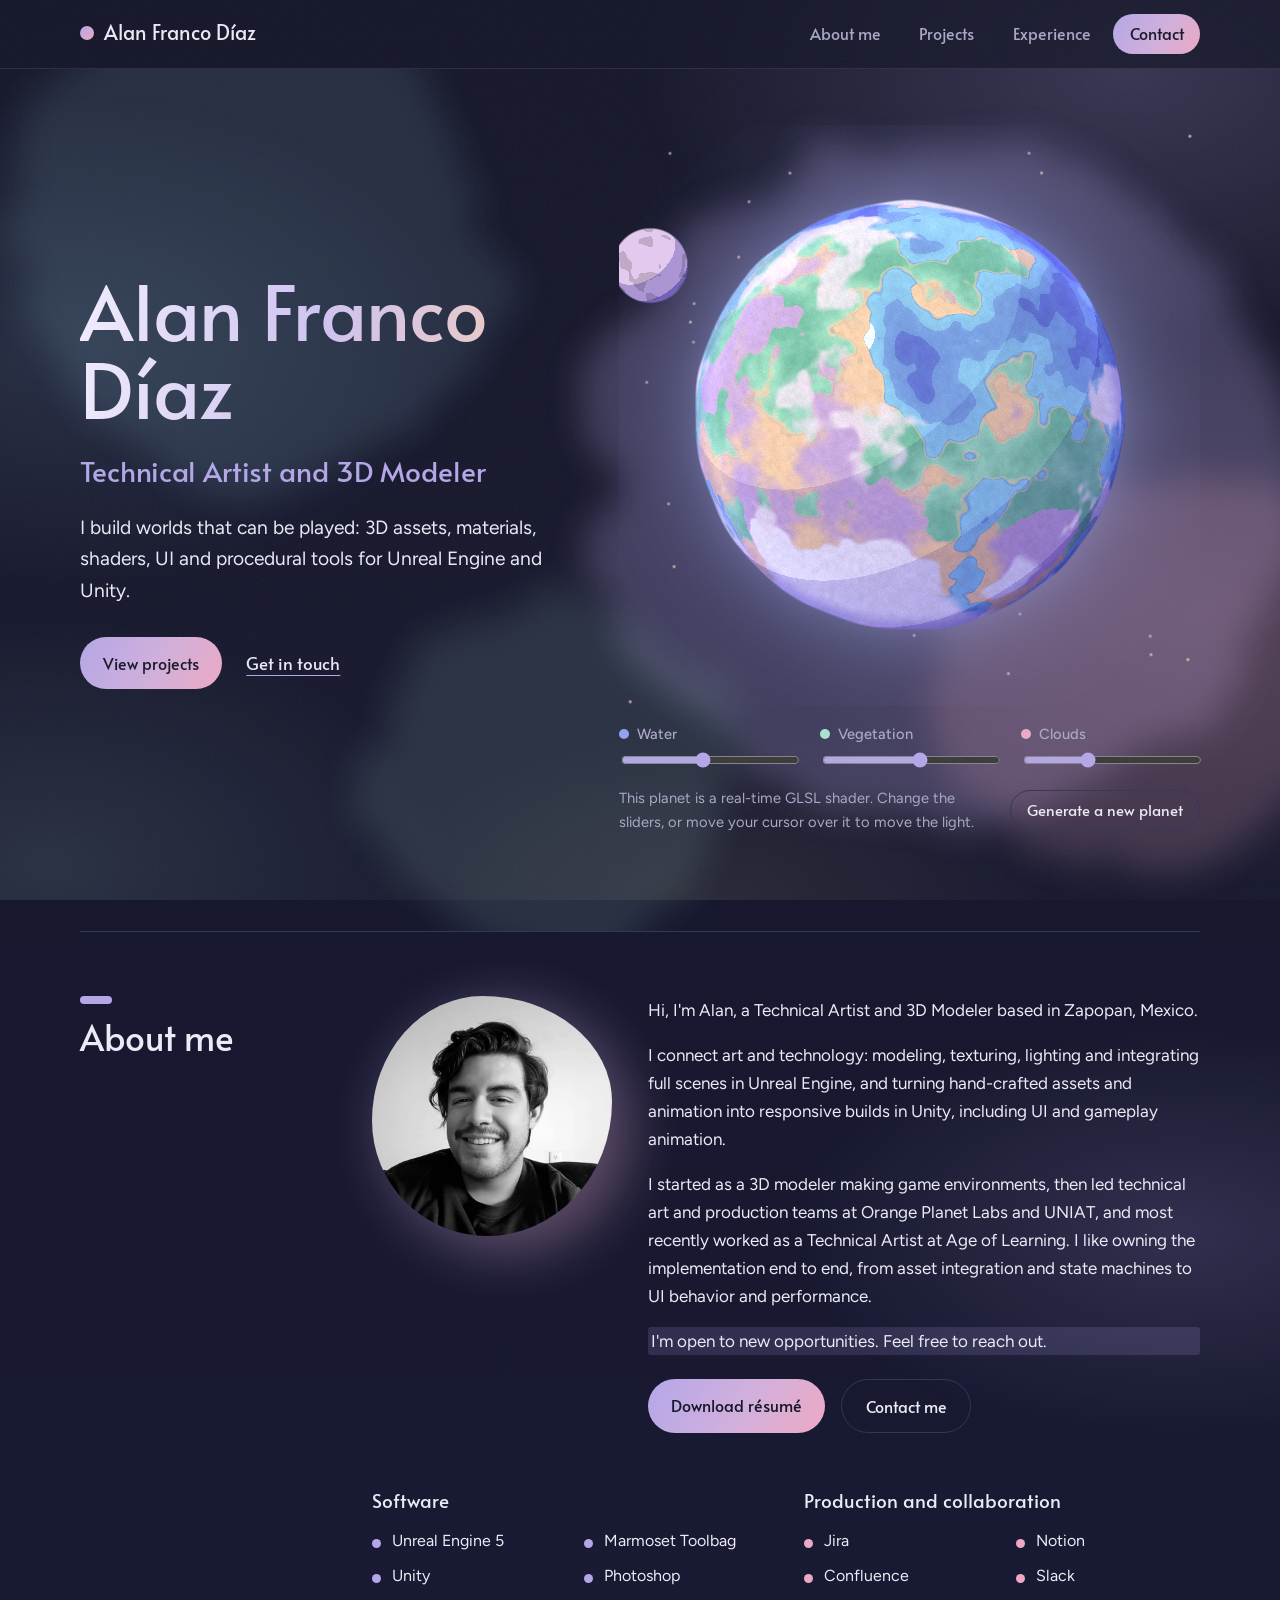
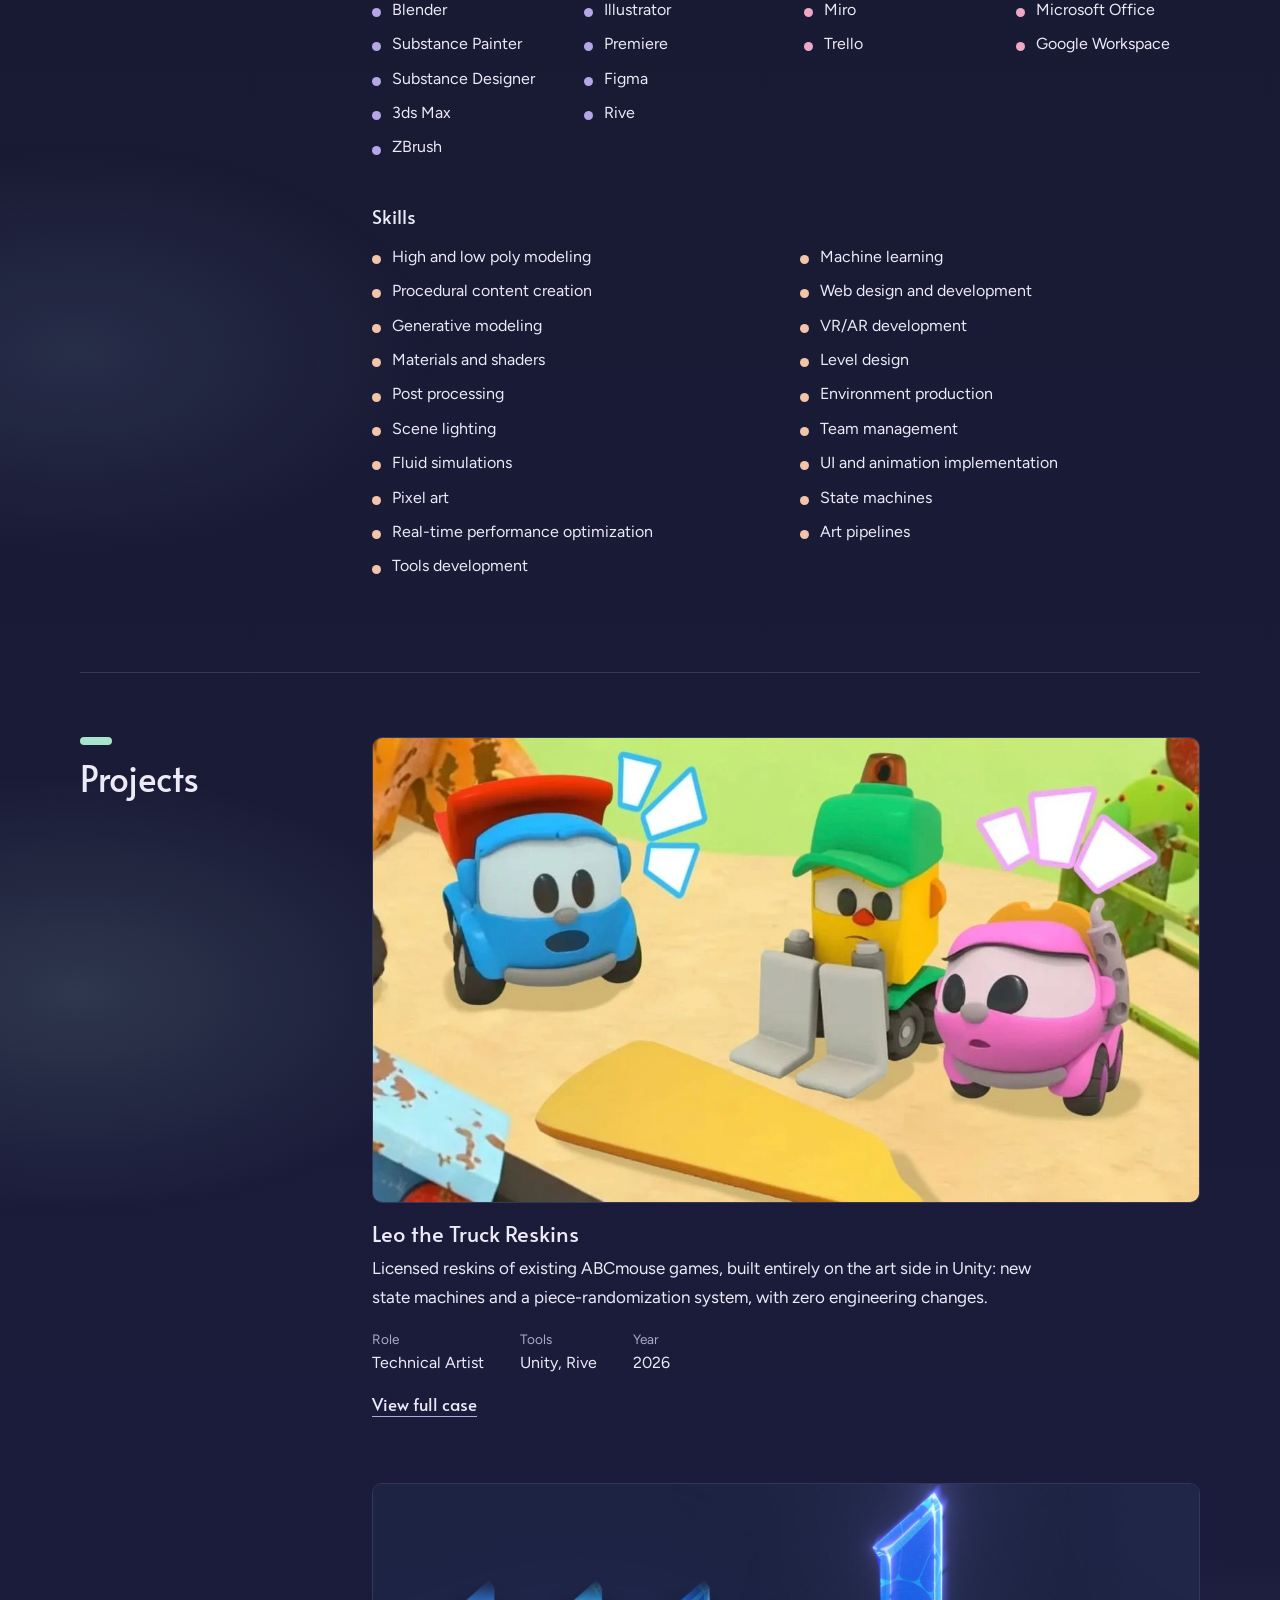
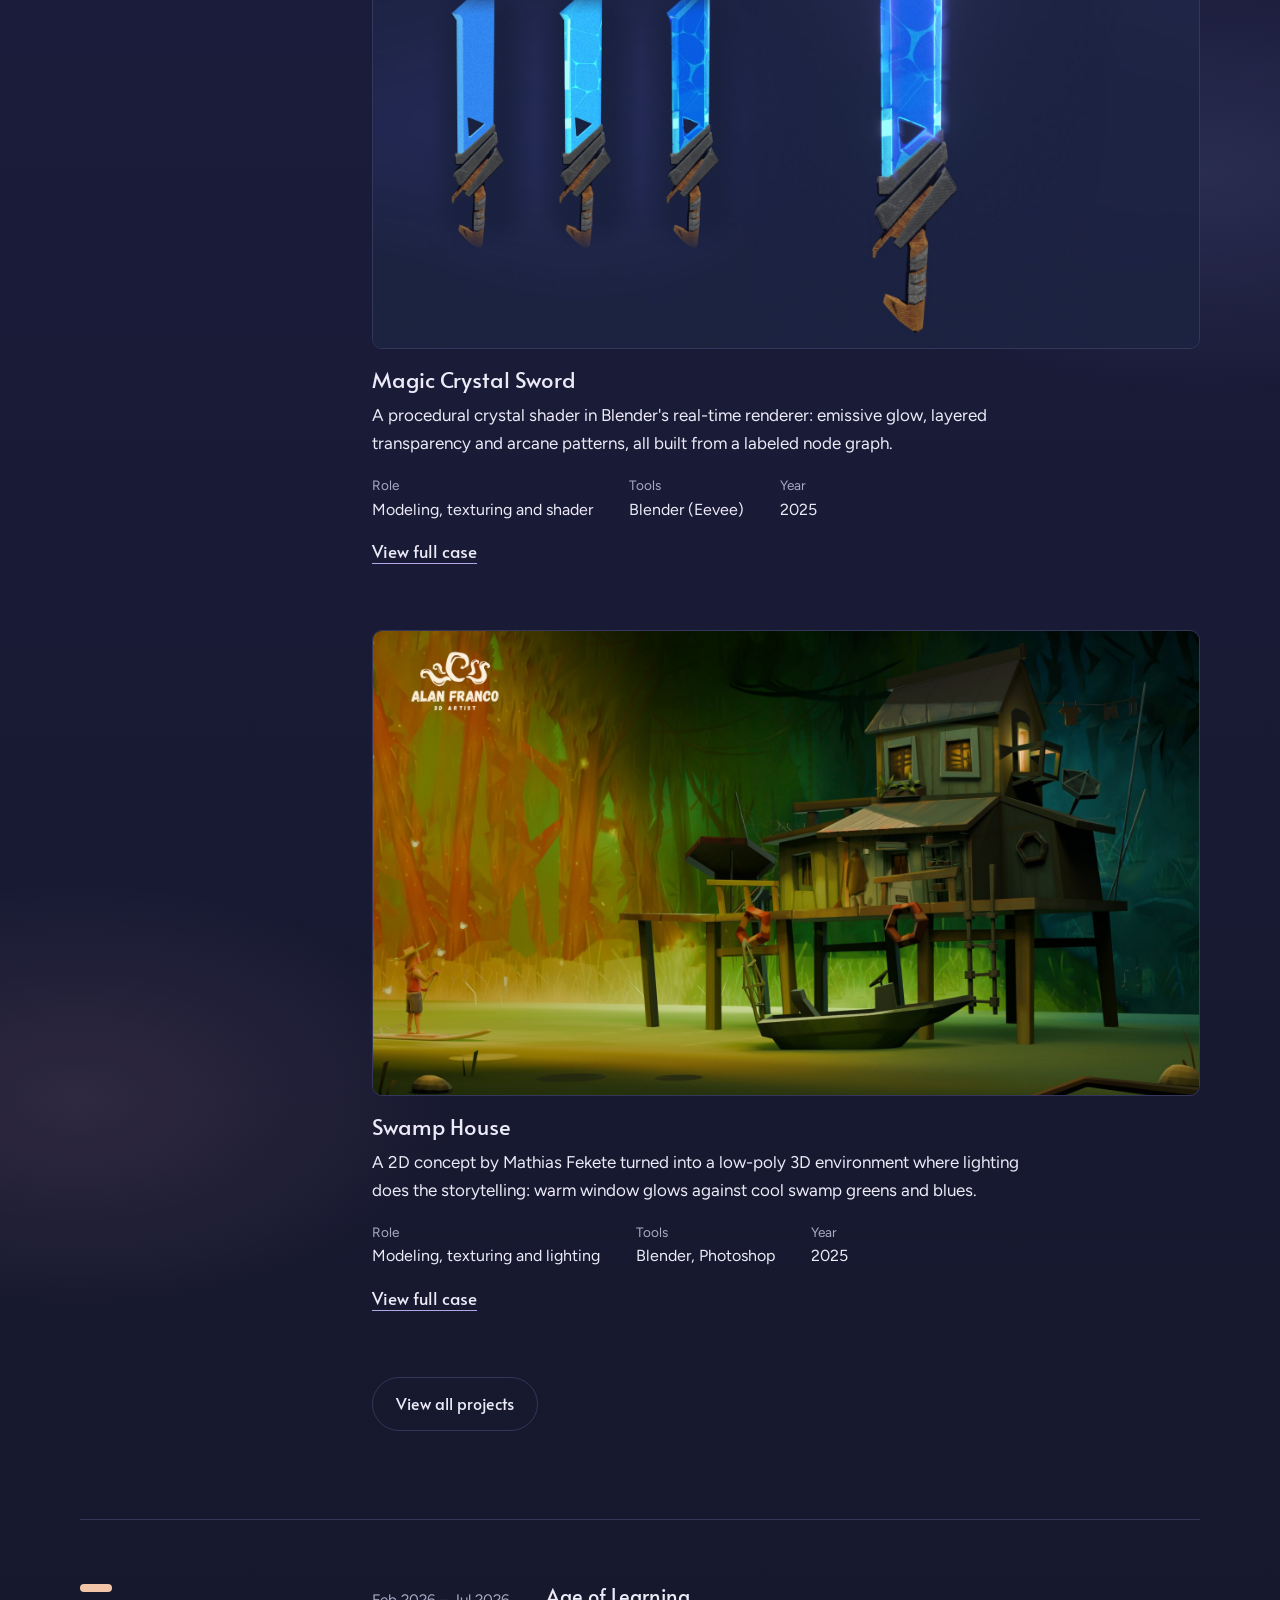
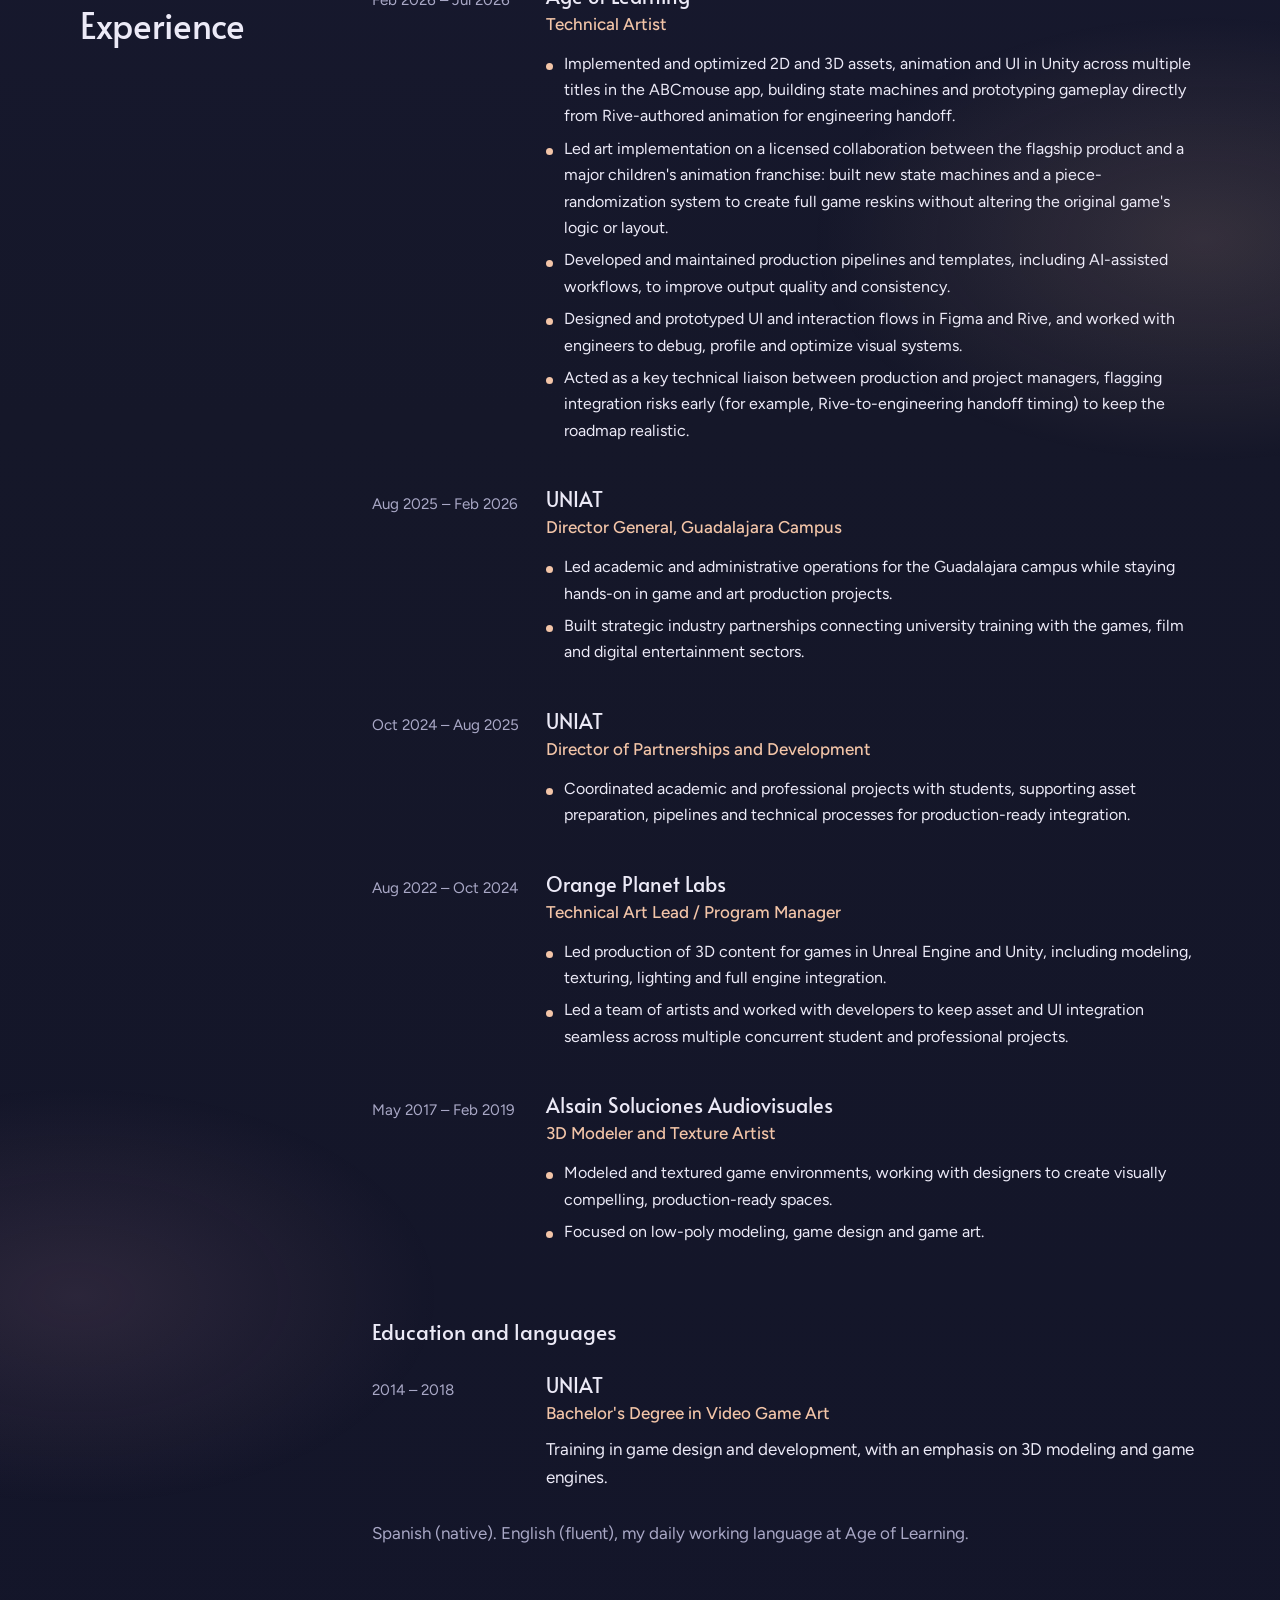
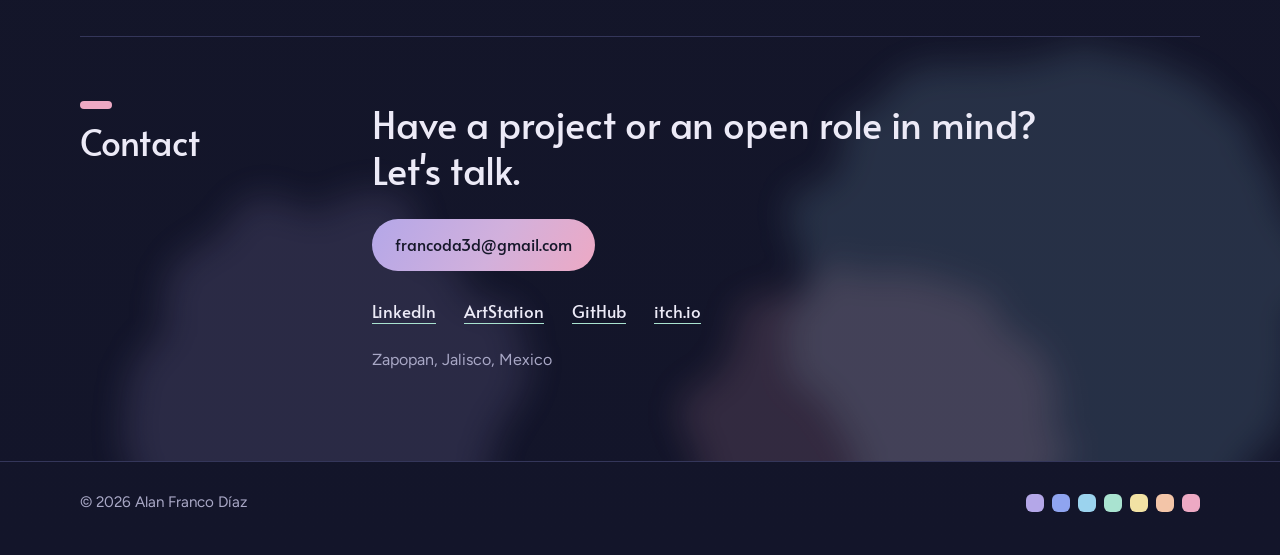
<file: index.html>
<!DOCTYPE html>
<html lang="en">
<head>
<meta charset="utf-8">
<meta name="viewport" content="width=device-width, initial-scale=1">
<title>Alan Franco Díaz · Technical Artist and 3D Modeler</title>
<meta name="description" content="Portfolio of Alan Franco Díaz, a Technical Artist and 3D Modeler: real-time shaders, materials, UI, procedural tools and game-ready 3D assets for Unreal Engine and Unity.">
<link rel="icon" href="data:image/svg+xml,%3Csvg xmlns='http://www.w3.org/2000/svg' viewBox='0 0 32 32'%3E%3Ccircle cx='16' cy='16' r='13' fill='%23B4A7E8'/%3E%3C/svg%3E">
<link rel="preconnect" href="https://fonts.googleapis.com">
<link rel="preconnect" href="https://fonts.gstatic.com" crossorigin>
<link href="https://fonts.googleapis.com/css2?family=Alata&family=Figtree:wght@400..700&display=swap" rel="stylesheet">
<link rel="stylesheet" href="assets/style.css">
</head>
<body>
<a class="skip" href="#main">Skip to content</a>

<header class="site-header">
  <div class="wrap bar">
    <a class="brand" href="#top">Alan Franco Díaz</a>
    <nav aria-label="Main">
      <ul>
        <li><a href="#about">About me</a></li>
        <li><a href="projects.html">Projects</a></li>
        <li><a href="#experience">Experience</a></li>
        <li><a href="#contact">Contact</a></li>
      </ul>
    </nav>
  </div>
</header>

<main id="main">
  <!-- HERO -->
  <section class="hero-section" id="top">
    <div class="wash" aria-hidden="true">
      <svg viewBox="0 0 1200 800" preserveAspectRatio="xMidYMid slice">
        <defs>
          <filter id="wc1" x="-20%" y="-20%" width="140%" height="140%">
            <feTurbulence type="fractalNoise" baseFrequency="0.008 0.012" numOctaves="3" seed="4" result="t"/>
            <feDisplacementMap in="SourceGraphic" in2="t" scale="90" xChannelSelector="R" yChannelSelector="G" result="d"/>
            <feGaussianBlur in="d" stdDeviation="16"/>
          </filter>
        </defs>
        <g filter="url(#wc1)">
          <circle cx="880" cy="380" r="320" fill="#B4A7E8" opacity="0.26"/>
          <circle cx="1060" cy="560" r="190" fill="#EDA9C4" opacity="0.18"/>
          <circle cx="240" cy="160" r="230" fill="#9BD3EE" opacity="0.12"/>
          <circle cx="520" cy="660" r="170" fill="#A9E3D0" opacity="0.12"/>
        </g>
      </svg>
    </div>

    <div class="wrap hero">
      <div>
        <h1>Alan Franco Díaz</h1>
        <p class="role">Technical Artist and 3D Modeler</p>
        <p class="lead">I build worlds that can be played: 3D assets, materials, shaders, UI and procedural tools for Unreal Engine and Unity.</p>
        <div class="actions">
          <a class="btn" href="#projects">View projects</a>
          <a class="link" href="#contact">Get in touch</a>
        </div>
      </div>

      <div class="stage">
        <div class="canvas-box">
          <canvas id="planet" role="img" aria-label="A procedurally generated planet with oceans, vegetation, clouds and an orbiting moon, rendered in real time. Use the sliders to change the water level, the vegetation and the clouds."></canvas>
        </div>
        <p id="planet-fallback" hidden>Your browser could not start WebGL, so the planet shader is not shown.</p>
        <div class="controls">
          <label for="water"><span class="name"><span class="chip" style="--c:#8FA4F0"></span>Water</span>
            <input id="water" type="range" min="0" max="1" step="0.01" value="0.45">
          </label>
          <label for="veg"><span class="name"><span class="chip" style="--c:#A9E3D0"></span>Vegetation</span>
            <input id="veg" type="range" min="0" max="1" step="0.01" value="0.55">
          </label>
          <label for="cloud"><span class="name"><span class="chip" style="--c:#EDA9C4"></span>Clouds</span>
            <input id="cloud" type="range" min="0" max="1" step="0.01" value="0.35">
          </label>
        </div>
        <div class="stage-foot">
          <p class="caption">This planet is a real-time GLSL shader. Change the sliders, or move your cursor over it to move the light.</p>
          <button class="btn btn-ghost" id="reroll" type="button">Generate a new planet</button>
        </div>
      </div>
    </div>
  </section>

  <!-- ABOUT -->
  <section id="about" class="tint" aria-labelledby="h-about">
    <div class="wrap split">
      <h2 id="h-about">About me</h2>
      <div>
        <div class="about-top">
          <figure class="portrait">
            <img src="assets/alan.jpg" width="720" height="720" alt="Portrait of Alan Franco Díaz, smiling, in black and white">
          </figure>
          <div class="about-text">
            <p>Hi, I'm Alan, a Technical Artist and 3D Modeler based in Zapopan, Mexico.</p>
            <p>I connect art and technology: modeling, texturing, lighting and integrating full scenes in Unreal Engine, and turning hand-crafted assets and animation into responsive builds in Unity, including UI and gameplay animation.</p>
            <p>I started as a 3D modeler making game environments, then led technical art and production teams at Orange Planet Labs and UNIAT, and most recently worked as a Technical Artist at Age of Learning. I like owning the implementation end to end, from asset integration and state machines to UI behavior and performance.</p>
            <p class="ph">I'm open to new opportunities. Feel free to reach out.</p>
            <div class="about-actions">
              <a class="btn" href="assets/resume.pdf" download="Alan-Franco-Diaz-Resume.pdf">Download résumé</a>
              <a class="btn btn-ghost" href="#contact">Contact me</a>
            </div>
          </div>
        </div>

        <div class="stack">
          <div class="group g-soft">
            <h3>Software</h3>
            <ul>
              <li>Unreal Engine 5</li>
              <li>Unity</li>
              <li>Blender</li>
              <li>Substance Painter</li>
              <li>Substance Designer</li>
              <li>3ds Max</li>
              <li>ZBrush</li>
              <li>Marmoset Toolbag</li>
              <li>Photoshop</li>
              <li>Illustrator</li>
              <li>Premiere</li>
              <li>Figma</li>
              <li>Rive</li>
            </ul>
          </div>
          <div class="group g-prod">
            <h3>Production and collaboration</h3>
            <ul>
              <li>Jira</li>
              <li>Confluence</li>
              <li>Miro</li>
              <li>Trello</li>
              <li>Notion</li>
              <li>Slack</li>
              <li>Microsoft Office</li>
              <li>Google Workspace</li>
            </ul>
          </div>
          <div class="group g-skill wide">
            <h3>Skills</h3>
            <ul>
              <li>High and low poly modeling</li>
              <li>Procedural content creation</li>
              <li>Generative modeling</li>
              <li>Materials and shaders</li>
              <li>Post processing</li>
              <li>Scene lighting</li>
              <li>Fluid simulations</li>
              <li>Pixel art</li>
              <li>Real-time performance optimization</li>
              <li>Tools development</li>
              <li>Machine learning</li>
              <li>Web design and development</li>
              <li>VR/AR development</li>
              <li>Level design</li>
              <li>Environment production</li>
              <li>Team management</li>
              <li>UI and animation implementation</li>
              <li>State machines</li>
              <li>Art pipelines</li>
            </ul>
          </div>
        </div>
      </div>
    </div>
  </section>

  <!-- PROJECTS -->
  <section id="projects" class="tint" aria-labelledby="h-projects">
    <div class="wrap split">
      <h2 id="h-projects">Projects</h2>
      <div class="projects">
        <article class="project">
          <div class="thumb media"><img src="assets/work/leo-the-truck-reskins/cover.jpg" alt="Leo the Truck, a yellow machine with a green cap and a pink truck gathered next to a yellow panel on sandy ground" width="1200" height="738" loading="lazy"></div>
          <h3>Leo the Truck Reskins</h3>
          <p>Licensed reskins of existing ABCmouse games, built entirely on the art side in Unity: new state machines and a piece-randomization system, with zero engineering changes.</p>
          <dl class="facts">
            <div><dt>Role</dt><dd>Technical Artist</dd></div>
            <div><dt>Tools</dt><dd>Unity, Rive</dd></div>
            <div><dt>Year</dt><dd>2026</dd></div>
          </dl>
          <a class="link" href="work/leo-the-truck-reskins.html">View full case</a>
        </article>

        <article class="project">
          <div class="thumb media"><img src="assets/work/magic-crystal-sword/cover-wide.jpg" alt="A glowing crystal sword next to three earlier stages of its shader, from a flat blue blade to the final crystal" width="1920" height="1080" loading="lazy"></div>
          <h3>Magic Crystal Sword</h3>
          <p>A procedural crystal shader in Blender's real-time renderer: emissive glow, layered transparency and arcane patterns, all built from a labeled node graph.</p>
          <dl class="facts">
            <div><dt>Role</dt><dd>Modeling, texturing and shader</dd></div>
            <div><dt>Tools</dt><dd>Blender (Eevee)</dd></div>
            <div><dt>Year</dt><dd>2025</dd></div>
          </dl>
          <a class="link" href="work/magic-crystal-sword.html">View full case</a>
        </article>

        <article class="project">
          <div class="thumb media"><img src="assets/work/swamp-house/cover.jpg" alt="Stylized swamp house on stilts with a boat, lit by warm windows and glowing green and orange light, with a person paddling on the left" width="1920" height="1080" loading="lazy"></div>
          <h3>Swamp House</h3>
          <p>A 2D concept by Mathias Fekete turned into a low-poly 3D environment where lighting does the storytelling: warm window glows against cool swamp greens and blues.</p>
          <dl class="facts">
            <div><dt>Role</dt><dd>Modeling, texturing and lighting</dd></div>
            <div><dt>Tools</dt><dd>Blender, Photoshop</dd></div>
            <div><dt>Year</dt><dd>2025</dd></div>
          </dl>
          <a class="link" href="work/swamp-house.html">View full case</a>
        </article>

                        <div>
          <a class="btn btn-ghost" href="projects.html">View all projects</a>
        </div>
      </div>
    </div>
  </section>

  <!-- EXPERIENCE -->
  <section id="experience" class="tint" aria-labelledby="h-experience">
    <div class="wrap split">
      <h2 id="h-experience">Experience</h2>
      <div>
        <ol class="jobs">
        <li class="job">
          <time>Feb 2026 – Jul 2026</time>
          <div>
            <h3>Age of Learning</h3>
            <p class="what">Technical Artist</p>
            <ul>
              <li>Implemented and optimized 2D and 3D assets, animation and UI in Unity across multiple titles in the ABCmouse app, building state machines and prototyping gameplay directly from Rive-authored animation for engineering handoff.</li>
              <li>Led art implementation on a licensed collaboration between the flagship product and a major children's animation franchise: built new state machines and a piece-randomization system to create full game reskins without altering the original game's logic or layout.</li>
              <li>Developed and maintained production pipelines and templates, including AI-assisted workflows, to improve output quality and consistency.</li>
              <li>Designed and prototyped UI and interaction flows in Figma and Rive, and worked with engineers to debug, profile and optimize visual systems.</li>
              <li>Acted as a key technical liaison between production and project managers, flagging integration risks early (for example, Rive-to-engineering handoff timing) to keep the roadmap realistic.</li>
            </ul>
          </div>
        </li>
        <li class="job">
          <time>Aug 2025 – Feb 2026</time>
          <div>
            <h3>UNIAT</h3>
            <p class="what">Director General, Guadalajara Campus</p>
            <ul>
              <li>Led academic and administrative operations for the Guadalajara campus while staying hands-on in game and art production projects.</li>
              <li>Built strategic industry partnerships connecting university training with the games, film and digital entertainment sectors.</li>
            </ul>
          </div>
        </li>
        <li class="job">
          <time>Oct 2024 – Aug 2025</time>
          <div>
            <h3>UNIAT</h3>
            <p class="what">Director of Partnerships and Development</p>
            <ul>
              <li>Coordinated academic and professional projects with students, supporting asset preparation, pipelines and technical processes for production-ready integration.</li>
            </ul>
          </div>
        </li>
        <li class="job">
          <time>Aug 2022 – Oct 2024</time>
          <div>
            <h3>Orange Planet Labs</h3>
            <p class="what">Technical Art Lead / Program Manager</p>
            <ul>
              <li>Led production of 3D content for games in Unreal Engine and Unity, including modeling, texturing, lighting and full engine integration.</li>
              <li>Led a team of artists and worked with developers to keep asset and UI integration seamless across multiple concurrent student and professional projects.</li>
            </ul>
          </div>
        </li>
        <li class="job">
          <time>May 2017 – Feb 2019</time>
          <div>
            <h3>Alsain Soluciones Audiovisuales</h3>
            <p class="what">3D Modeler and Texture Artist</p>
            <ul>
              <li>Modeled and textured game environments, working with designers to create visually compelling, production-ready spaces.</li>
              <li>Focused on low-poly modeling, game design and game art.</li>
            </ul>
          </div>
        </li>
        </ol>

        <h3 class="sub">Education and languages</h3>
        <ol class="jobs">
          <li class="job">
            <time>2014 – 2018</time>
            <div>
              <h3>UNIAT</h3>
              <p class="what">Bachelor's Degree in Video Game Art</p>
              <p>Training in game design and development, with an emphasis on 3D modeling and game engines.</p>
            </div>
          </li>
        </ol>
        <p class="langs">Spanish (native). English (fluent), my daily working language at Age of Learning.</p>
      </div>
    </div>
  </section>

  <!-- CONTACT -->
  <section class="contact-section" id="contact" aria-labelledby="h-contact">
    <div class="wash" aria-hidden="true">
      <svg viewBox="0 0 1200 500" preserveAspectRatio="xMidYMid slice">
        <defs>
          <filter id="wc2" x="-20%" y="-20%" width="140%" height="140%">
            <feTurbulence type="fractalNoise" baseFrequency="0.009 0.013" numOctaves="3" seed="9" result="t"/>
            <feDisplacementMap in="SourceGraphic" in2="t" scale="80" xChannelSelector="R" yChannelSelector="G" result="d"/>
            <feGaussianBlur in="d" stdDeviation="16"/>
          </filter>
        </defs>
        <g filter="url(#wc2)">
          <circle cx="980" cy="300" r="240" fill="#9BD3EE" opacity="0.14"/>
          <circle cx="820" cy="430" r="170" fill="#EDA9C4" opacity="0.14"/>
          <circle cx="300" cy="380" r="180" fill="#B4A7E8" opacity="0.14"/>
        </g>
      </svg>
    </div>
    <div class="wrap split">
      <h2 id="h-contact">Contact</h2>
      <div>
        <p class="contact-lead">Have a project or an open role in mind? Let's talk.</p>
        <a class="btn" href="mailto:francoda3d@gmail.com">francoda3d@gmail.com</a>
        <ul class="contact-links">
          <li><a href="https://www.linkedin.com/in/francoda3d" target="_blank" rel="noopener">LinkedIn</a></li>
          <li><a href="https://www.artstation.com/ifrancou" target="_blank" rel="noopener">ArtStation</a></li>
          <li><a href="https://github.com/francoda3d" target="_blank" rel="noopener">GitHub</a></li>
          <li><a href="https://ifrancou.itch.io" target="_blank" rel="noopener">itch.io</a></li>
        </ul>
        <p class="place">Zapopan, Jalisco, Mexico</p>
      </div>
    </div>
  </section>
</main>

<footer>
  <div class="wrap"><span>© 2026 Alan Franco Díaz</span><span class="swatches" aria-hidden="true"><span style="--c:#B4A7E8"></span><span style="--c:#8FA4F0"></span><span style="--c:#9BD3EE"></span><span style="--c:#A9E3D0"></span><span style="--c:#F2E2A4"></span><span style="--c:#F3C5A8"></span><span style="--c:#EDA9C4"></span></span></div>
</footer>

<script>
(function () {
  var canvas = document.getElementById('planet');
  var fallback = document.getElementById('planet-fallback');
  var controls = document.querySelector('.controls');
  var stageFoot = document.querySelector('.stage-foot');

  function showFallback() {
    canvas.hidden = true;
    fallback.hidden = false;
    controls.hidden = true;
    stageFoot.hidden = true;
  }

  var gl = canvas.getContext('webgl', { antialias: true, alpha: true, premultipliedAlpha: true }) ||
           canvas.getContext('experimental-webgl');
  if (!gl) { showFallback(); return; }

  var VS = 'attribute vec2 p; void main(){ gl_Position = vec4(p, 0.0, 1.0); }';

  var FS = [
    '#ifdef GL_FRAGMENT_PRECISION_HIGH',
    'precision highp float;',
    '#else',
    'precision mediump float;',
    '#endif',
    'uniform vec2 uRes;',
    'uniform float uTime;',
    'uniform float uWater;',
    'uniform float uVeg;',
    'uniform float uCloud;',
    'uniform float uSeed;',
    'uniform vec2 uLight;',

    'float hash(vec3 p){',
    '  p = fract(p * 0.3183099 + vec3(0.1));',
    '  p *= 17.0;',
    '  return fract(p.x * p.y * p.z * (p.x + p.y + p.z));',
    '}',
    'float hash21(vec2 p){ return fract(sin(dot(p, vec2(12.9898, 78.233))) * 43758.5453); }',
    'float noise(vec3 x){',
    '  vec3 i = floor(x); vec3 f = fract(x);',
    '  f = f * f * (3.0 - 2.0 * f);',
    '  return mix(',
    '    mix(mix(hash(i + vec3(0.0,0.0,0.0)), hash(i + vec3(1.0,0.0,0.0)), f.x),',
    '        mix(hash(i + vec3(0.0,1.0,0.0)), hash(i + vec3(1.0,1.0,0.0)), f.x), f.y),',
    '    mix(mix(hash(i + vec3(0.0,0.0,1.0)), hash(i + vec3(1.0,0.0,1.0)), f.x),',
    '        mix(hash(i + vec3(0.0,1.0,1.0)), hash(i + vec3(1.0,1.0,1.0)), f.x), f.y),',
    '    f.z);',
    '}',
    'float fbm(vec3 p){',
    '  float a = 0.5; float s = 0.0;',
    '  for (int i = 0; i < 4; i++) { s += a * noise(p); p *= 2.03; a *= 0.5; }',
    '  return s / 0.9375;',
    '}',
    'vec4 over(vec4 a, vec4 b){ return a + b * (1.0 - a.a); }',

    'void main(){',
    '  vec2 uv = (gl_FragCoord.xy * 2.0 - uRes) / min(uRes.x, uRes.y);',
    '  float R = 0.74;',
    '  float Rm = 0.13;',
    '  vec3 L = normalize(vec3(uLight, 0.7));',

    // ---- Stars (soft pastel dots) ----
    '  vec2 sc = uv * 14.0;',
    '  vec2 cell = floor(sc);',
    '  vec2 sf = fract(sc) - 0.5;',
    '  float hs = hash21(cell);',
    '  vec2 jit = vec2(hash21(cell + 3.1), hash21(cell + 7.7)) - 0.5;',
    '  float sd = length(sf - jit * 0.6);',
    '  float tw = 0.6 + 0.4 * sin(uTime * 1.3 + hs * 40.0);',
    '  float star = step(0.94, hs) * (1.0 - smoothstep(0.02, 0.07 + 0.05 * hs, sd)) * tw;',
    '  vec3 starCol = mix(vec3(0.71, 0.65, 0.91), vec3(0.95, 0.78, 0.66), hash21(cell + 9.3));',
    '  float starA = star * 0.8;',
    '  vec4 stars = vec4(starCol * starA, starA);',

    // ---- Moon ----
    '  float mt = uTime * 0.35 + 1.0;',
    '  vec3 mp = vec3(cos(mt) * 0.95, sin(mt) * 0.28 + 0.42, sin(mt));',
    '  vec4 moonV = vec4(0.0);',
    '  vec2 md = uv - mp.xy;',
    '  float dm = length(md);',
    '  if (dm < Rm + 0.01) {',
    '    float mm = 1.0 - smoothstep(Rm - 0.006, Rm + 0.002, dm);',
    '    float zz = sqrt(max(Rm * Rm - dm * dm, 0.0));',
    '    vec3 Nm = vec3(md, zz) / Rm;',
    '    float dmf = dot(Nm, L) * 0.5 + 0.5;',
    '    float bm = clamp(floor(dmf * 3.0) / 2.0, 0.0, 1.0);',
    '    vec3 mb = vec3(0.86, 0.76, 0.90);',
    '    float cr = step(0.68, noise(Nm * 4.0 + vec3(4.0, 1.0, 2.0)));',
    '    mb *= 1.0 - cr * 0.16;',
    '    vec3 mc = mix(mb * vec3(0.52, 0.50, 0.80), mb * 1.04, bm);',
    '    moonV = vec4(clamp(mc, 0.0, 1.0) * mm, mm);',
    '  }',

    // ---- Planet ----
    '  float d = length(uv);',
    '  vec4 planetV = vec4(0.0);',
    '  if (d < R + 0.4) {',
    '    float dn = d + (noise(vec3(uv * 7.0, 1.3)) - 0.5) * 0.012;',
    '    float mask = 1.0 - smoothstep(R - 0.006, R + 0.004, dn);',
    '    float glow = exp(-max(dn - R, 0.0) * 8.0) * (1.0 - mask);',
    '    vec3 glowCol = vec3(0.62, 0.66, 0.94);',
    '    float gA = glow * 0.32;',
    '    vec3 pc = glowCol * gA;',
    '    float pa = gA;',
    '    if (mask > 0.0) {',
    '      float z = sqrt(max(R * R - d * d, 0.0));',
    '      vec3 N = vec3(uv, z) / R;',
    '      float ang = uTime * 0.10;',
    '      float rc = cos(ang); float rs = sin(ang);',
    '      vec3 p = vec3(N.x * rc + N.z * rs, N.y, -N.x * rs + N.z * rc);',
    '      p = vec3(p.x, p.y * 0.9659 - p.z * 0.2588, p.y * 0.2588 + p.z * 0.9659);',
    '      vec3 sv = vec3(uSeed, uSeed * 0.7, uSeed * 1.3);',

    // terrain
    '      float h = fbm(p * 2.0 + vec3(3.7, 1.2, 5.1) + sv);',
    '      float sea = mix(0.40, 0.62, uWater);',
    '      float isWater = step(h, sea);',
    '      float depth = clamp((sea - h) / 0.22, 0.0, 1.0);',
    '      float elev = clamp((h - sea) / 0.25, 0.0, 1.0);',
    '      float lat = abs(p.y);',
    '      float moist = fbm(p * 3.2 + vec3(9.1, 4.4, 2.2) + sv);',
    '      float vegScore = moist * (1.0 - smoothstep(0.45, 0.95, elev)) * (1.0 - smoothstep(0.62, 0.92, lat));',
    '      float t = mix(0.78, 0.10, uVeg);',

    // colors
    '      vec3 deepC = vec3(0.36, 0.42, 0.78);',
    '      vec3 shallowC = vec3(0.56, 0.80, 0.92);',
    '      float wb = clamp(mix(depth, floor(depth * 3.0) / 2.0, 0.6), 0.0, 1.0);',
    '      vec3 waterCol = mix(shallowC, deepC, wb);',

    '      vec3 sand = vec3(0.95, 0.80, 0.66);',
    '      vec3 vegA = vec3(0.66, 0.89, 0.78);',
    '      vec3 vegB = vec3(0.45, 0.73, 0.62);',
    '      vec3 rock = vec3(0.78, 0.66, 0.85);',
    '      vec3 snow = vec3(0.96, 0.94, 0.98);',
    '      vec3 land = mix(sand, rock, smoothstep(0.35, 0.75, elev));',
    '      float vegMask = smoothstep(t, t + 0.05, vegScore);',
    '      vec3 vegCol = mix(vegA, vegB, smoothstep(0.35, 0.7, moist));',
    '      land = mix(land, vegCol, vegMask);',
    '      land = mix(land, vec3(0.97, 0.88, 0.72), (1.0 - smoothstep(0.0, 0.07, elev)) * 0.8);',

    '      vec3 base = mix(land, waterCol, isWater);',
    '      float snowMask = smoothstep(0.88, 0.92, lat + elev * 0.22 + (moist - 0.5) * 0.1);',
    '      base = mix(base, snow, snowMask);',

    // pigment pooling at coasts and vegetation edges
    '      float coast = 1.0 - smoothstep(0.0, 0.010, abs(h - sea));',
    '      base = mix(base, base * vec3(0.78, 0.78, 0.92), coast * 0.7 * (1.0 - snowMask));',
    '      float vb = 1.0 - smoothstep(0.0, 0.018, abs(vegScore - t));',
    '      base = mix(base, base * vec3(0.85, 0.90, 0.95), vb * 0.5 * (1.0 - isWater) * (1.0 - snowMask));',

    // clouds
    '      float ca = uTime * 0.05;',
    '      vec3 pcl = vec3(p.x * cos(ca) + p.z * sin(ca), p.y, -p.x * sin(ca) + p.z * cos(ca));',
    '      float cl = fbm(pcl * 2.6 + vec3(1.3, 7.7, 3.1) + sv);',
    '      float ct = mix(0.74, 0.36, uCloud);',
    '      float cm = smoothstep(ct, ct + 0.06, cl) * step(0.01, uCloud);',

    // light, quantized into soft bands with a cool violet shadow
    '      float diff = dot(N, L) * 0.5 + 0.5;',
    '      float b = clamp(mix(diff, floor(diff * 4.0) / 3.0, 0.65), 0.0, 1.0);',
    '      vec3 shadeTint = vec3(0.55, 0.52, 0.82);',
    '      vec3 col = mix(base * shadeTint, base * 1.06, b);',
    '      vec3 cloudCol = vec3(0.98, 0.93, 0.97);',
    '      vec3 cloudLit = mix(cloudCol * vec3(0.62, 0.58, 0.85), cloudCol, b);',
    '      col = mix(col, cloudLit, cm * 0.88);',

    // water glint
    '      vec3 Rf = reflect(-L, N);',
    '      float spec = pow(max(Rf.z, 0.0), 24.0);',
    '      col += vec3(1.0, 0.96, 0.90) * step(0.6, spec) * 0.4 * isWater * (1.0 - cm) * (1.0 - snowMask);',

    // atmosphere on the lit limb
    '      float rim = pow(1.0 - N.z, 3.0) * smoothstep(0.2, 0.6, b);',
    '      col += vec3(0.55, 0.60, 0.95) * rim * 0.5;',

    // watercolor paper grain and bleeding edge
    '      col *= 1.0 + (hash21(gl_FragCoord.xy) - 0.5) * 0.06;',
    '      col *= 1.0 + (noise(vec3(uv * 60.0, 0.5)) - 0.5) * 0.08;',
    '      float edgeD = smoothstep(R - 0.06, R, dn);',
    '      col = mix(col, col * vec3(0.62, 0.56, 0.86), edgeD * 0.55);',

    '      col = clamp(col, 0.0, 1.0);',
    '      pc = col * mask + glowCol * gA;',
    '      pa = clamp(mask + gA, 0.0, 1.0);',
    '    }',
    '    planetV = vec4(pc, pa);',
    '  }',

    // ---- Composite: the moon passes in front of and behind the planet ----
    '  vec4 res;',
    '  if (mp.z > 0.0) { res = over(moonV, over(planetV, stars)); }',
    '  else { res = over(planetV, over(moonV, stars)); }',
    '  gl_FragColor = res;',
    '}'
  ].join('\n');

  function compile(type, src) {
    var s = gl.createShader(type);
    gl.shaderSource(s, src);
    gl.compileShader(s);
    if (!gl.getShaderParameter(s, gl.COMPILE_STATUS)) {
      console.error(gl.getShaderInfoLog(s));
      return null;
    }
    return s;
  }

  var vs = compile(gl.VERTEX_SHADER, VS);
  var fs = compile(gl.FRAGMENT_SHADER, FS);
  if (!vs || !fs) { showFallback(); return; }

  var prog = gl.createProgram();
  gl.attachShader(prog, vs);
  gl.attachShader(prog, fs);
  gl.linkProgram(prog);
  if (!gl.getProgramParameter(prog, gl.LINK_STATUS)) {
    console.error(gl.getProgramInfoLog(prog));
    showFallback();
    return;
  }
  gl.useProgram(prog);

  var buf = gl.createBuffer();
  gl.bindBuffer(gl.ARRAY_BUFFER, buf);
  gl.bufferData(gl.ARRAY_BUFFER, new Float32Array([-1, -1, 3, -1, -1, 3]), gl.STATIC_DRAW);
  var loc = gl.getAttribLocation(prog, 'p');
  gl.enableVertexAttribArray(loc);
  gl.vertexAttribPointer(loc, 2, gl.FLOAT, false, 0, 0);

  var U = {};
  ['uRes', 'uTime', 'uWater', 'uVeg', 'uCloud', 'uSeed', 'uLight'].forEach(function (n) {
    U[n] = gl.getUniformLocation(prog, n);
  });

  var waterInput = document.getElementById('water');
  var vegInput = document.getElementById('veg');
  var cloudInput = document.getElementById('cloud');
  var reroll = document.getElementById('reroll');

  var reduce = window.matchMedia('(prefers-reduced-motion: reduce)').matches;
  var pointer = null;
  var seed = 0;
  var visible = true;

  function resize() {
    var dpr = Math.min(window.devicePixelRatio || 1, 1.75);
    var w = Math.max(1, Math.round(canvas.clientWidth * dpr));
    var h = Math.max(1, Math.round(canvas.clientHeight * dpr));
    if (canvas.width !== w || canvas.height !== h) {
      canvas.width = w;
      canvas.height = h;
    }
    gl.viewport(0, 0, canvas.width, canvas.height);
  }

  function draw(t) {
    resize();
    var light;
    if (pointer) {
      light = pointer;
    } else if (reduce) {
      light = [-0.65, 0.5];
    } else {
      light = [-0.65 + Math.cos(t * 0.25) * 0.3, 0.5 + Math.sin(t * 0.3) * 0.25];
    }
    gl.uniform2f(U.uRes, canvas.width, canvas.height);
    gl.uniform1f(U.uTime, reduce ? 0 : t);
    gl.uniform1f(U.uWater, parseFloat(waterInput.value));
    gl.uniform1f(U.uVeg, parseFloat(vegInput.value));
    gl.uniform1f(U.uCloud, parseFloat(cloudInput.value));
    gl.uniform1f(U.uSeed, seed);
    gl.uniform2f(U.uLight, light[0], light[1]);
    gl.drawArrays(gl.TRIANGLES, 0, 3);
  }

  function frame(ms) {
    if (visible) draw(ms / 1000);
    requestAnimationFrame(frame);
  }

  function redrawStatic() { if (reduce) draw(0); }

  canvas.addEventListener('pointermove', function (e) {
    var r = canvas.getBoundingClientRect();
    pointer = [
      ((e.clientX - r.left) / r.width) * 2 - 1,
      -(((e.clientY - r.top) / r.height) * 2 - 1)
    ];
    redrawStatic();
  });
  canvas.addEventListener('pointerleave', function () { pointer = null; redrawStatic(); });

  [waterInput, vegInput, cloudInput].forEach(function (el) {
    el.addEventListener('input', redrawStatic);
  });
  reroll.addEventListener('click', function () {
    seed = Math.random() * 60;
    redrawStatic();
  });
  window.addEventListener('resize', redrawStatic);

  if ('IntersectionObserver' in window) {
    new IntersectionObserver(function (entries) {
      visible = entries[0].isIntersecting;
    }).observe(canvas);
  }

  if (reduce) { draw(0); } else { requestAnimationFrame(frame); }
})();
</script>
</body>
</html>
</file>
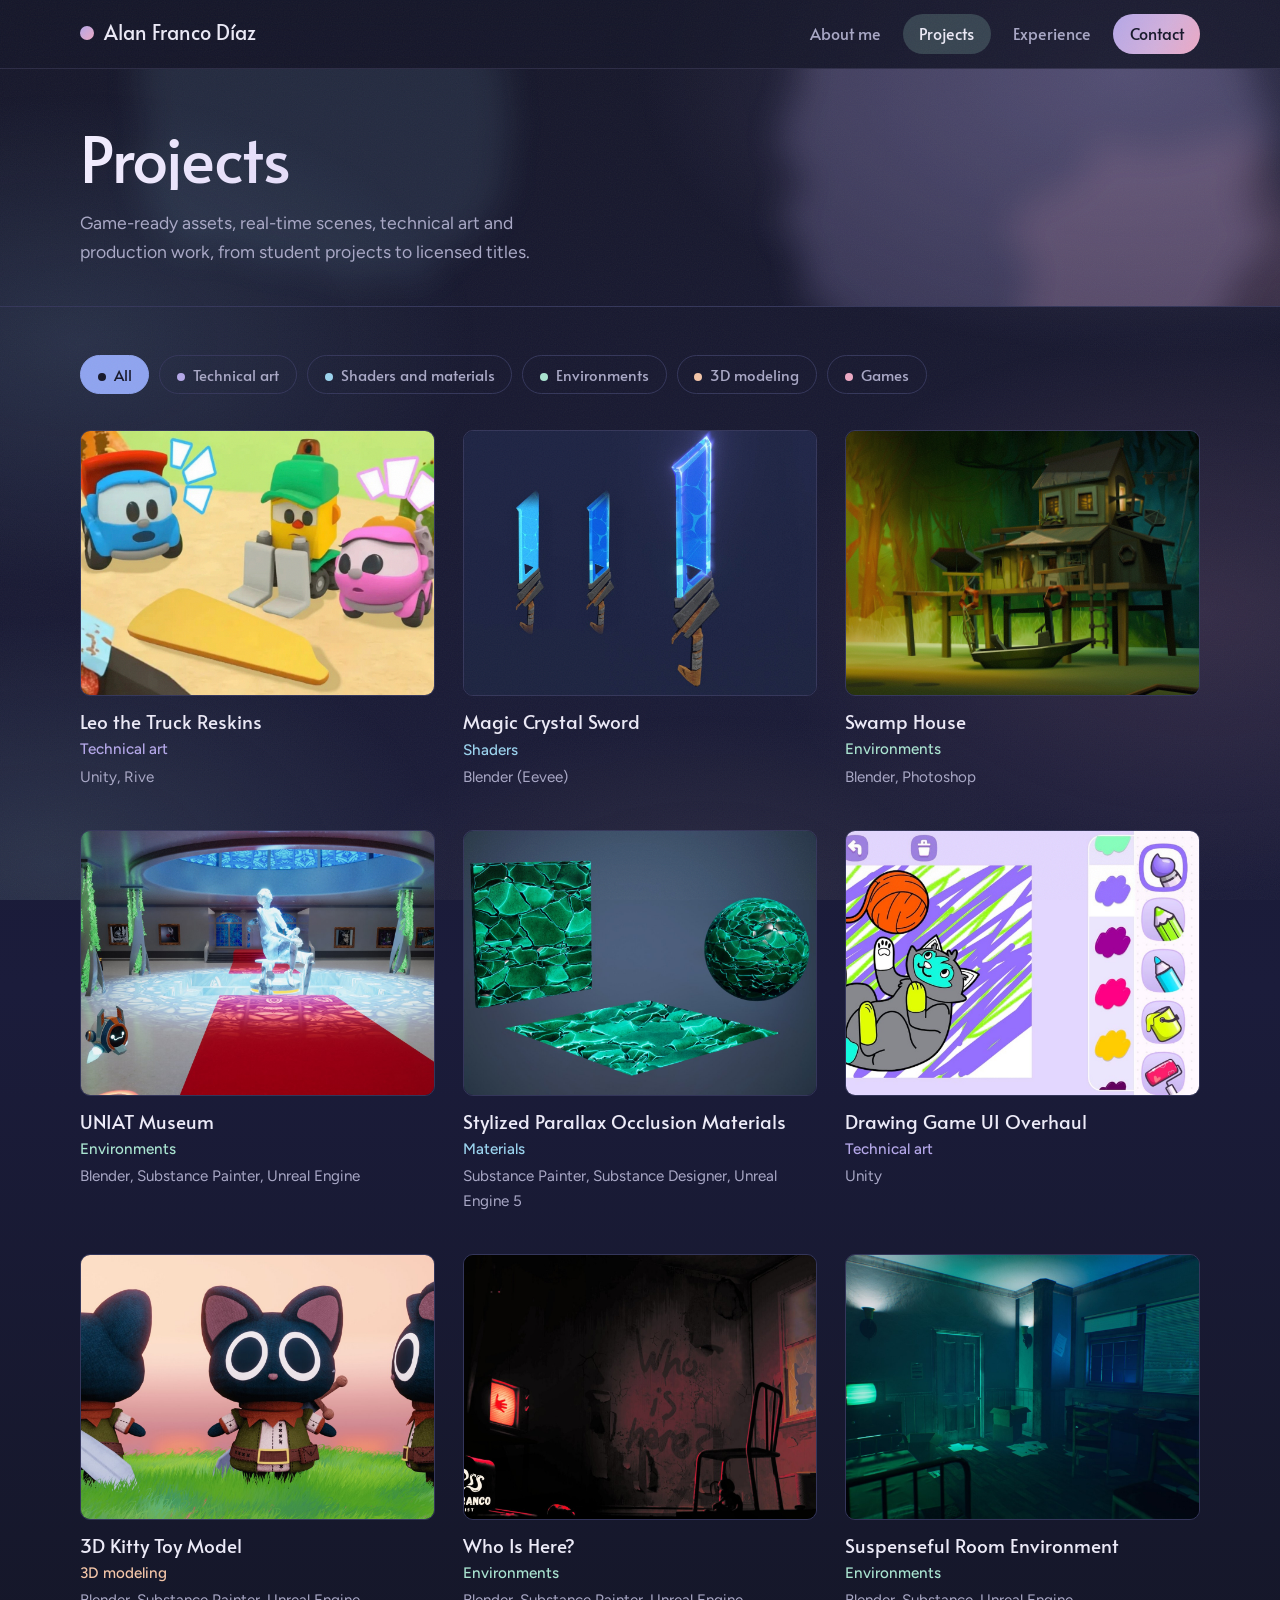
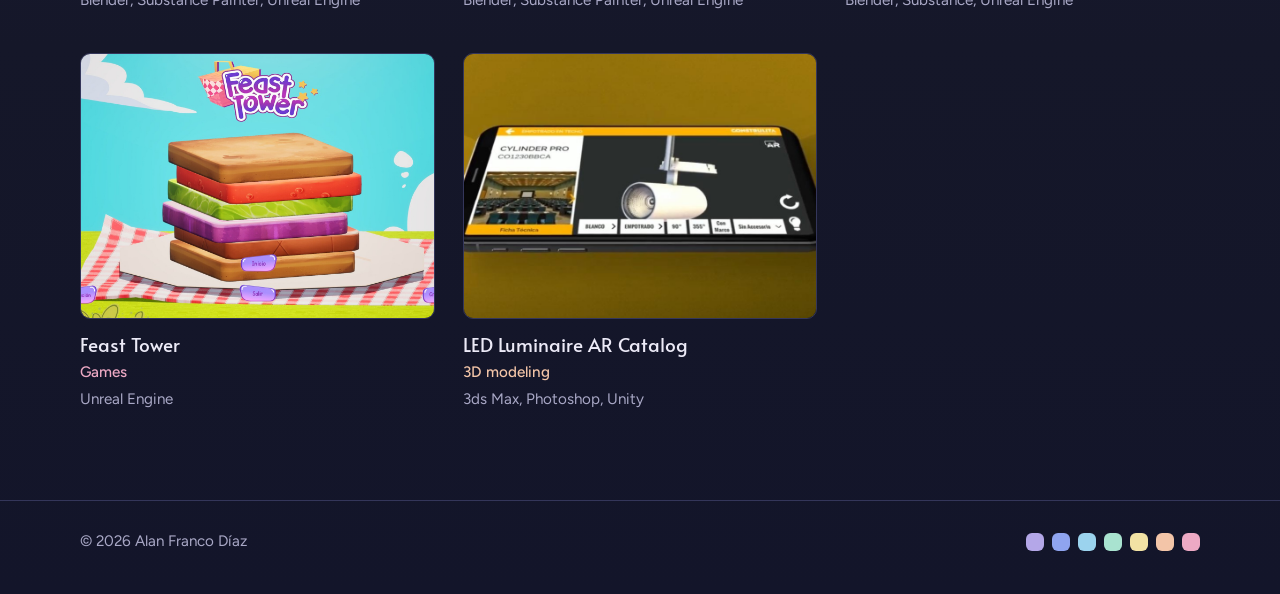
<file: projects.html>
<!DOCTYPE html>
<html lang="en">
<head>
<meta charset="utf-8">
<meta name="viewport" content="width=device-width, initial-scale=1">
<title>Projects · Alan Franco Díaz</title>
<meta name="description" content="Selected 3D modeling, technical art, shader and tools projects by Alan Franco Díaz.">
<link rel="icon" href="data:image/svg+xml,%3Csvg xmlns='http://www.w3.org/2000/svg' viewBox='0 0 32 32'%3E%3Ccircle cx='16' cy='16' r='13' fill='%23B4A7E8'/%3E%3C/svg%3E">
<link rel="preconnect" href="https://fonts.googleapis.com">
<link rel="preconnect" href="https://fonts.gstatic.com" crossorigin>
<link href="https://fonts.googleapis.com/css2?family=Alata&family=Figtree:wght@400..700&display=swap" rel="stylesheet">
<link rel="stylesheet" href="assets/style.css">
</head>
<body>
<a class="skip" href="#main">Skip to content</a>

<header class="site-header">
  <div class="wrap bar">
    <a class="brand" href="index.html">Alan Franco Díaz</a>
    <nav aria-label="Main">
      <ul>
        <li><a href="index.html#about">About me</a></li>
        <li><a href="projects.html" aria-current="page">Projects</a></li>
        <li><a href="index.html#experience">Experience</a></li>
        <li><a href="index.html#contact">Contact</a></li>
      </ul>
    </nav>
  </div>
</header>

<main id="main">
  <section class="page-head">
    <div class="wash" aria-hidden="true">
      <svg viewBox="0 0 1200 400" preserveAspectRatio="xMidYMid slice">
        <defs>
          <filter id="wc3" x="-20%" y="-20%" width="140%" height="140%">
            <feTurbulence type="fractalNoise" baseFrequency="0.008 0.012" numOctaves="3" seed="6" result="t"/>
            <feDisplacementMap in="SourceGraphic" in2="t" scale="80" xChannelSelector="R" yChannelSelector="G" result="d"/>
            <feGaussianBlur in="d" stdDeviation="16"/>
          </filter>
        </defs>
        <g filter="url(#wc3)">
          <circle cx="960" cy="180" r="230" fill="#B4A7E8" opacity="0.22"/>
          <circle cx="1100" cy="300" r="150" fill="#EDA9C4" opacity="0.15"/>
          <circle cx="300" cy="120" r="170" fill="#9BD3EE" opacity="0.10"/>
        </g>
      </svg>
    </div>
    <div class="wrap inner">
      <h1 class="page-title">Projects</h1>
      <p class="page-intro">Game-ready assets, real-time scenes, technical art and production work, from student projects to licensed titles.</p>
    </div>
  </section>

  <section class="grid-section" aria-label="All projects">
    <div class="wrap">
      <div class="filters" id="filters" role="group" aria-label="Filter projects" hidden>
        <button type="button" data-filter="all" aria-pressed="true">All</button>
        <button type="button" data-filter="technical" aria-pressed="false">Technical art</button>
        <button type="button" data-filter="shaders" aria-pressed="false">Shaders and materials</button>
        <button type="button" data-filter="environments" aria-pressed="false">Environments</button>
        <button type="button" data-filter="modeling" aria-pressed="false">3D modeling</button>
        <button type="button" data-filter="games" aria-pressed="false">Games</button>
      </div>

      <ul class="grid" id="grid">
        <li data-cat="technical">
          <a class="card" href="work/leo-the-truck-reskins.html">
            <div class="thumb media"><img src="assets/work/leo-the-truck-reskins/cover.jpg" alt="Leo the Truck, a yellow machine with a green cap and a pink truck gathered next to a yellow panel on sandy ground" width="1200" height="738" loading="lazy"></div>
            <h3>Leo the Truck Reskins</h3>
            <p class="cat">Technical art</p>
            <p class="tools">Unity, Rive</p>
          </a>
        </li>
        <li data-cat="shaders">
          <a class="card" href="work/magic-crystal-sword.html">
            <div class="thumb media"><img src="assets/work/magic-crystal-sword/thumb.jpg" alt="A glowing crystal sword next to two earlier stages of its shader" width="1200" height="900" loading="lazy"></div>
            <h3>Magic Crystal Sword</h3>
            <p class="cat">Shaders</p>
            <p class="tools">Blender (Eevee)</p>
          </a>
        </li>
        <li data-cat="environments">
          <a class="card" href="work/swamp-house.html">
            <div class="thumb media" style="--pos: 80% 50%"><img src="assets/work/swamp-house/cover.jpg" alt="Stylized swamp house on stilts with a boat, lit by warm windows and glowing green and orange light, with a person paddling on the left" width="1920" height="1080" loading="lazy"></div>
            <h3>Swamp House</h3>
            <p class="cat">Environments</p>
            <p class="tools">Blender, Photoshop</p>
          </a>
        </li>
        <li data-cat="environments">
          <a class="card" href="work/uniat-museum.html">
            <div class="thumb media"><img src="assets/work/uniat-museum/thumb.jpg" alt="Main hall of the virtual museum with a glowing statue under a stained-glass skylight, a red carpet, green columns and framed artworks, and a small floating robot" width="1200" height="900" loading="lazy"></div>
            <h3>UNIAT Museum</h3>
            <p class="cat">Environments</p>
            <p class="tools">Blender, Substance Painter, Unreal Engine</p>
          </a>
        </li>
        <li data-cat="shaders">
          <a class="card" href="work/stylized-parallax-occlusion-materials.html">
            <div class="thumb media"><img src="assets/work/stylized-parallax-occlusion-materials/thumb.jpg" alt="Stylized cracked green stone material with glowing edges, shown on a wall, a floor and a sphere" width="1200" height="900" loading="lazy"></div>
            <h3>Stylized Parallax Occlusion Materials</h3>
            <p class="cat">Materials</p>
            <p class="tools">Substance Painter, Substance Designer, Unreal Engine 5</p>
          </a>
        </li>
        <li data-cat="technical">
          <a class="card" href="work/drawing-game-ui-overhaul.html">
            <div class="thumb media"><img src="assets/work/drawing-game-ui-overhaul/thumb.jpg" alt="Drawing game screen with a colored cat and yarn ball, a palette of colors and a column of drawing tools" width="1200" height="900" loading="lazy"></div>
            <h3>Drawing Game UI Overhaul</h3>
            <p class="cat">Technical art</p>
            <p class="tools">Unity</p>
          </a>
        </li>
        <li data-cat="modeling">
          <a class="card" href="work/kitty-toy-model.html">
            <div class="thumb media"><img src="assets/work/kitty-toy-model/thumb.jpg" alt="Three views of a plush black cat in a green adventurer tunic with a sword on its back, standing in grass at sunset" width="1200" height="900" loading="lazy"></div>
            <h3>3D Kitty Toy Model</h3>
            <p class="cat">3D modeling</p>
            <p class="tools">Blender, Substance Painter, Unreal Engine</p>
          </a>
        </li>
        <li data-cat="environments">
          <a class="card" href="work/who-is-here.html">
            <div class="thumb media"><img src="assets/work/who-is-here/thumb.jpg" alt="Dark abandoned room with the words &quot;Who is here?&quot; written on a peeling wall, an old TV glowing red with a handprint on its screen, a metal chair, a broken window and a radiator" width="1200" height="900" loading="lazy"></div>
            <h3>Who Is Here?</h3>
            <p class="cat">Environments</p>
            <p class="tools">Blender, Substance Painter, Unreal Engine</p>
          </a>
        </li>
        <li data-cat="environments">
          <a class="card" href="work/suspenseful-room.html">
            <div class="thumb media"><img src="assets/work/suspenseful-room/thumb.jpg" alt="Dim room with a metal bed, a dresser with an old TV glowing green, a paneled door, a desk and a window with blinds, lit by wall sconces and a cold blue light" width="1200" height="900" loading="lazy"></div>
            <h3>Suspenseful Room Environment</h3>
            <p class="cat">Environments</p>
            <p class="tools">Blender, Substance, Unreal Engine</p>
          </a>
        </li>
        <li data-cat="games">
          <a class="card" href="work/feast-tower.html">
            <div class="thumb media"><img src="assets/work/feast-tower/cover.jpg" alt="Feast Tower main menu: a tall stack of colorful sandwich ingredients on a picnic plate over a checkered blanket, with the game logo above" width="1920" height="988" loading="lazy"></div>
            <h3>Feast Tower</h3>
            <p class="cat">Games</p>
            <p class="tools">Unreal Engine</p>
          </a>
        </li>
        <li data-cat="modeling">
          <a class="card" href="work/led-luminaire-ar-catalog.html">
            <div class="thumb media"><img src="assets/work/led-luminaire-ar-catalog/thumb.jpg" alt="A phone showing the Construlita catalog app with a 3D luminaire, its options and a technical sheet button" width="800" height="600" loading="lazy"></div>
            <h3>LED Luminaire AR Catalog</h3>
            <p class="cat">3D modeling</p>
            <p class="tools">3ds Max, Photoshop, Unity</p>
          </a>
        </li>
      </ul>
      <p class="empty" id="empty" hidden>There are no projects in this category yet.</p>
    </div>
  </section>
</main>

<footer>
  <div class="wrap"><span>© 2026 Alan Franco Díaz</span><span class="swatches" aria-hidden="true"><span style="--c:#B4A7E8"></span><span style="--c:#8FA4F0"></span><span style="--c:#9BD3EE"></span><span style="--c:#A9E3D0"></span><span style="--c:#F2E2A4"></span><span style="--c:#F3C5A8"></span><span style="--c:#EDA9C4"></span></span></div>
</footer>

<script>
(function () {
  var filters = document.getElementById('filters');
  var items = Array.prototype.slice.call(document.querySelectorAll('#grid > li'));
  var empty = document.getElementById('empty');
  var buttons = Array.prototype.slice.call(filters.querySelectorAll('button'));

  // Without JavaScript every project stays visible and the filter bar stays hidden.
  filters.hidden = false;

  buttons.forEach(function (btn) {
    btn.addEventListener('click', function () {
      var f = btn.getAttribute('data-filter');
      buttons.forEach(function (b) { b.setAttribute('aria-pressed', b === btn ? 'true' : 'false'); });
      var shown = 0;
      items.forEach(function (li) {
        var match = f === 'all' || li.getAttribute('data-cat') === f;
        li.hidden = !match;
        if (match) shown++;
      });
      empty.hidden = shown !== 0;
    });
  });
})();
</script>
</body>
</html>
</file>
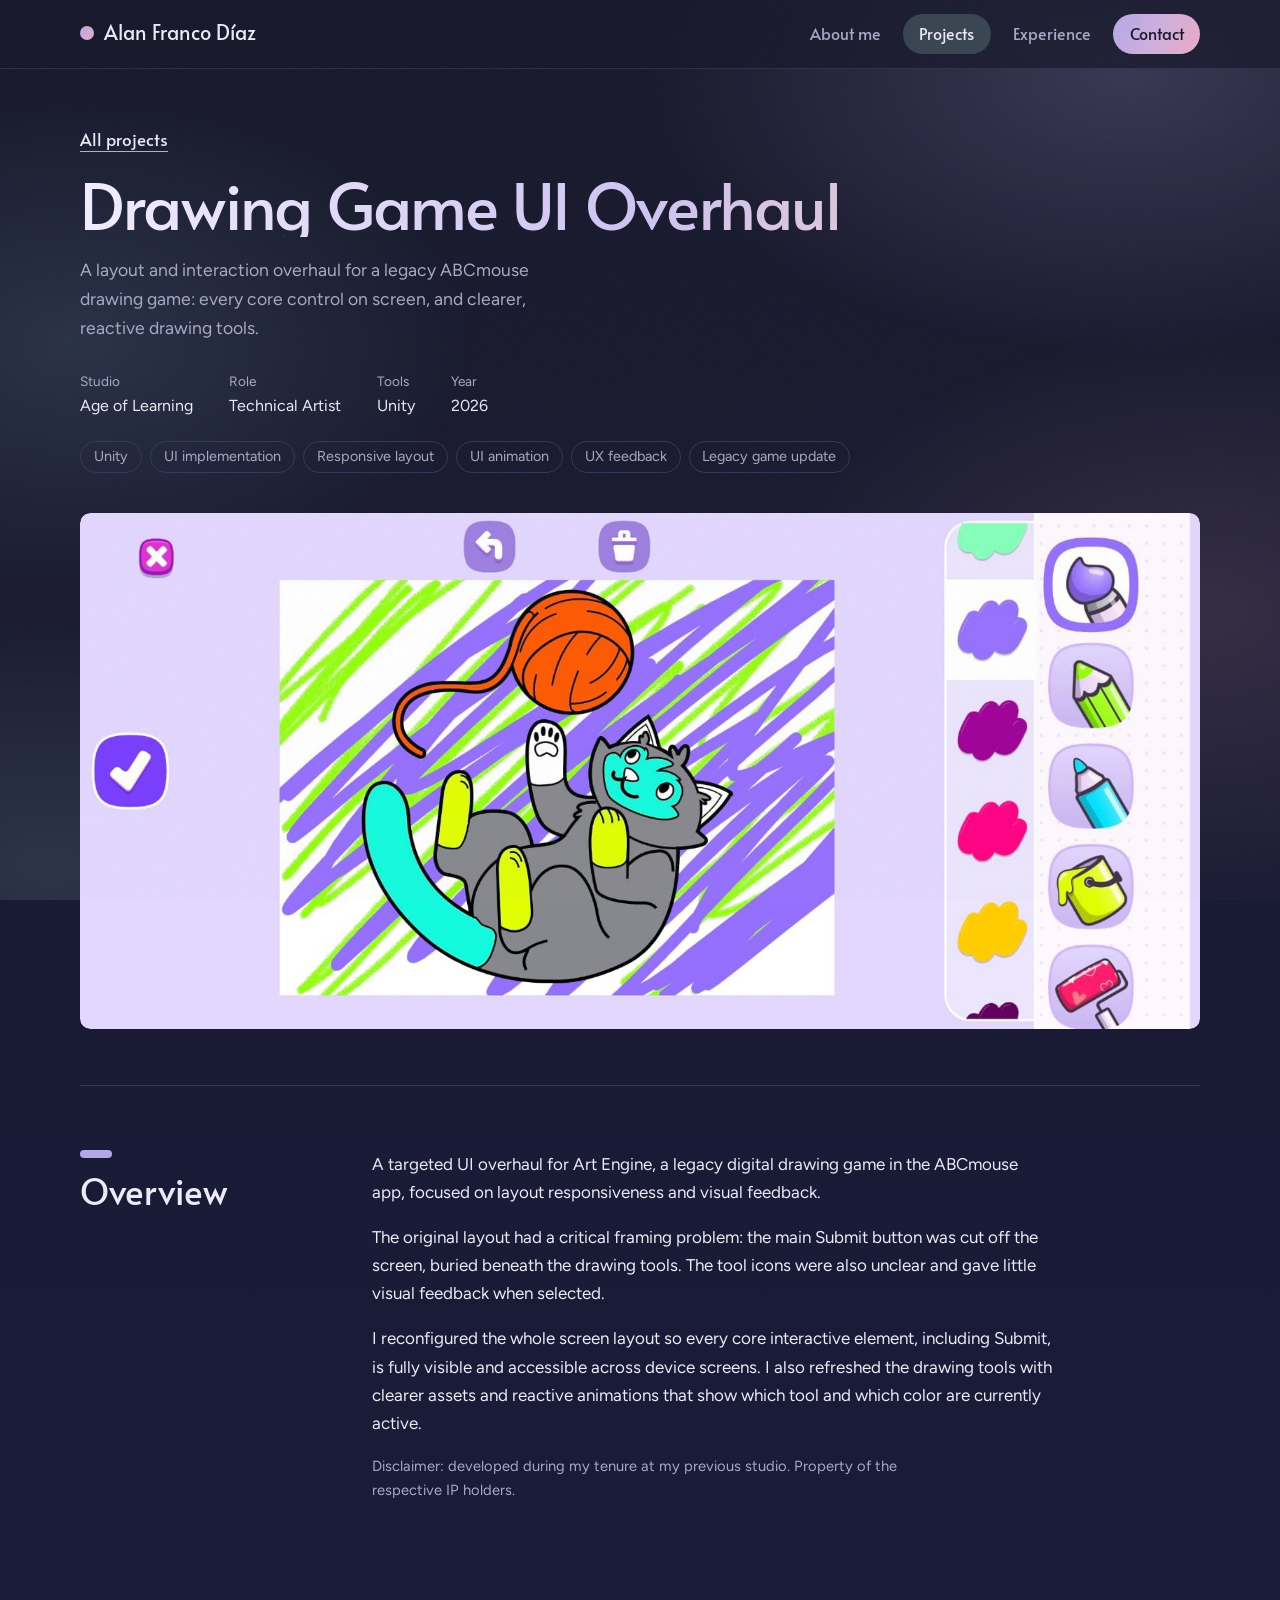
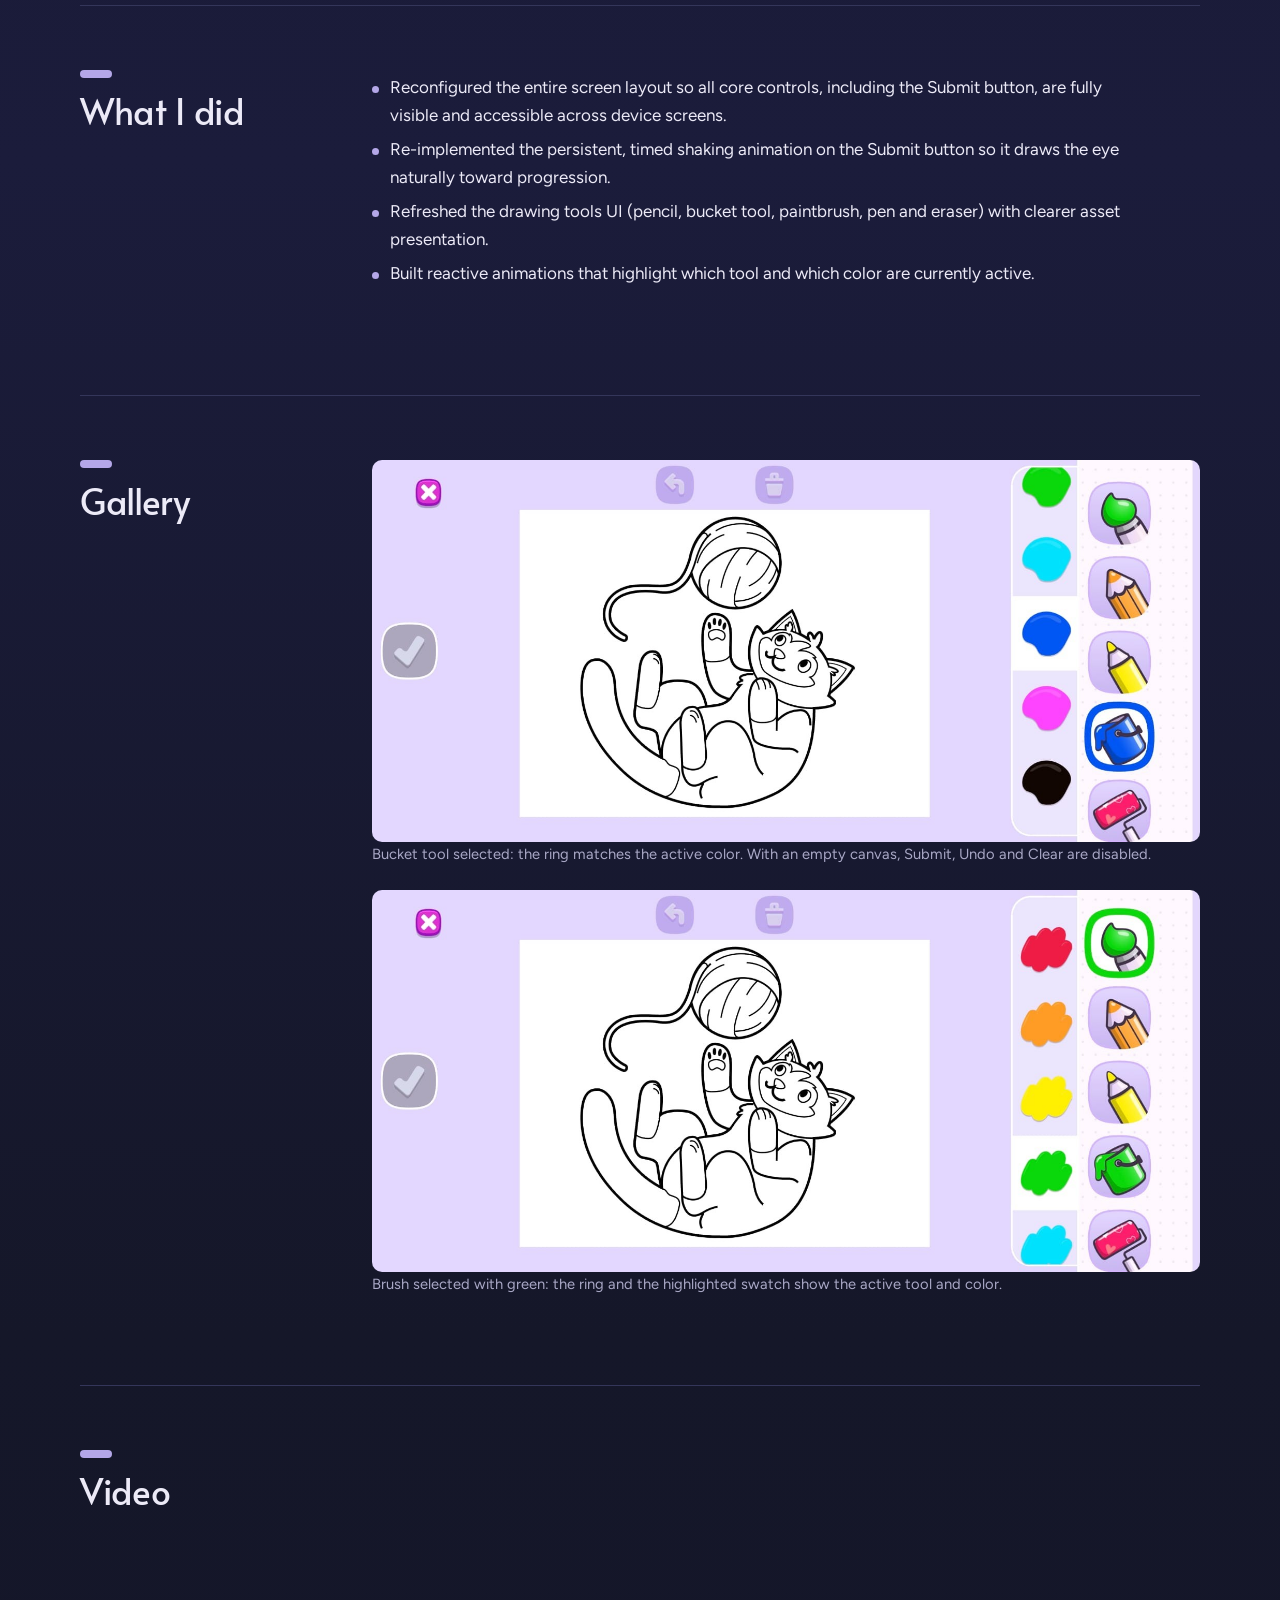
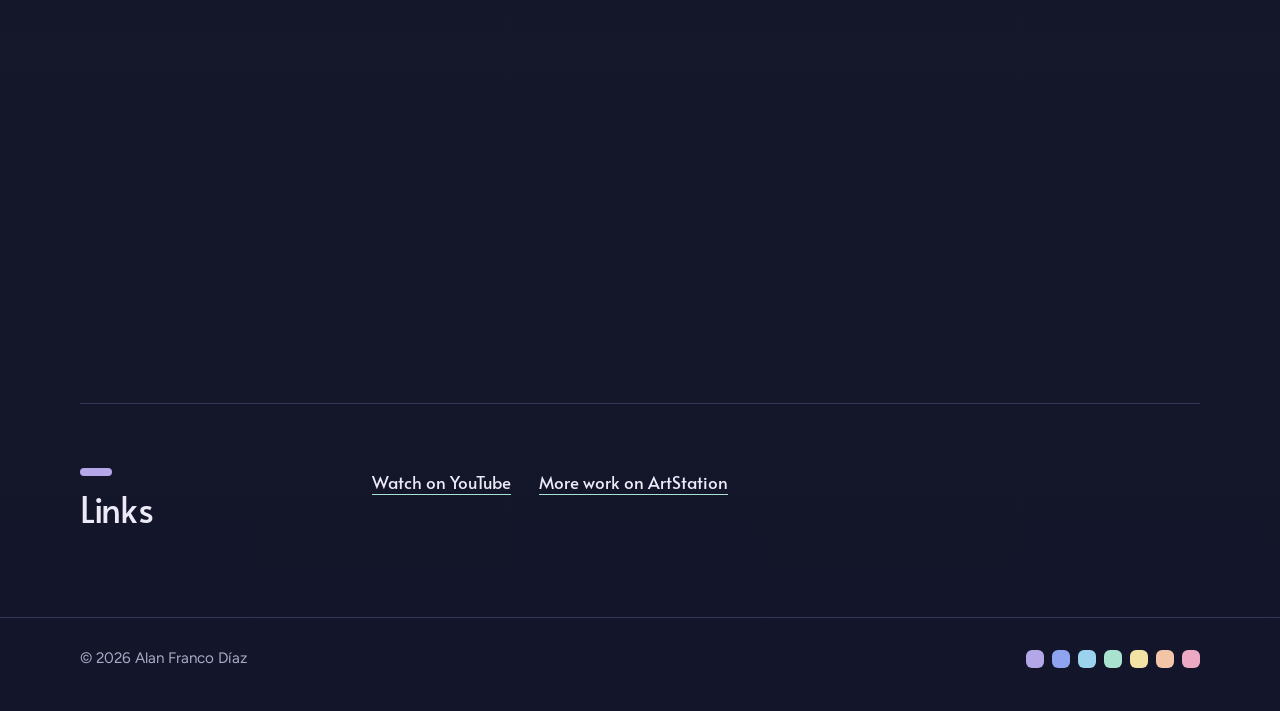
<file: work/drawing-game-ui-overhaul.html>
<!DOCTYPE html>
<html lang="en">
<head>
<meta charset="utf-8">
<meta name="viewport" content="width=device-width, initial-scale=1">
<title>Drawing Game UI Overhaul · Alan Franco Díaz</title>
<meta name="description" content="A UI layout overhaul and tool interaction update for a legacy ABCmouse drawing game: a fully visible Submit button, clearer tool icons and reactive animations.">
<link rel="icon" href="data:image/svg+xml,%3Csvg xmlns='http://www.w3.org/2000/svg' viewBox='0 0 32 32'%3E%3Ccircle cx='16' cy='16' r='13' fill='%23B4A7E8'/%3E%3C/svg%3E">
<link rel="preconnect" href="https://fonts.googleapis.com">
<link rel="preconnect" href="https://fonts.gstatic.com" crossorigin>
<link href="https://fonts.googleapis.com/css2?family=Alata&family=Figtree:wght@400..700&display=swap" rel="stylesheet">
<link rel="stylesheet" href="../assets/style.css">
</head>
<body>
<a class="skip" href="#main">Skip to content</a>

<header class="site-header">
  <div class="wrap bar">
    <a class="brand" href="../index.html">Alan Franco Díaz</a>
    <nav aria-label="Main">
      <ul>
        <li><a href="../index.html#about">About me</a></li>
        <li><a href="../projects.html" aria-current="page">Projects</a></li>
        <li><a href="../index.html#experience">Experience</a></li>
        <li><a href="../index.html#contact">Contact</a></li>
      </ul>
    </nav>
  </div>
</header>

<main id="main">
  <section class="page-head case-head">
    <div class="wrap inner">
      <p class="back"><a class="link" href="../projects.html">All projects</a></p>
      <h1 class="page-title">Drawing Game UI Overhaul</h1>
      <p class="page-intro">A layout and interaction overhaul for a legacy ABCmouse drawing game: every core control on screen, and clearer, reactive drawing tools.</p>
      <dl class="facts">
        <div><dt>Studio</dt><dd>Age of Learning</dd></div>
        <div><dt>Role</dt><dd>Technical Artist</dd></div>
        <div><dt>Tools</dt><dd>Unity</dd></div>
        <div><dt>Year</dt><dd>2026</dd></div>
      </dl>
      <ul class="tags" aria-label="Skills shown">
        <li>Unity</li>
        <li>UI implementation</li>
        <li>Responsive layout</li>
        <li>UI animation</li>
        <li>UX feedback</li>
        <li>Legacy game update</li>
      </ul>
    </div>
  </section>

  <section class="case-cover" aria-label="Cover">
    <div class="wrap">
      <div class="cover-media" style="--fit: cover; --ar: 1600 / 738"><img src="../assets/work/drawing-game-ui-overhaul/cover.jpg" alt="Drawing game screen with a colored cat and yarn ball, a palette of colors and a column of drawing tools on the right, and an active Submit button on the left" width="1600" height="738"></div>
    </div>
  </section>

  <section aria-labelledby="h-overview">
    <div class="wrap split">
      <h2 id="h-overview">Overview</h2>
      <div>
        <p>A targeted UI overhaul for Art Engine, a legacy digital drawing game in the ABCmouse app, focused on layout responsiveness and visual feedback.</p>
        <p>The original layout had a critical framing problem: the main Submit button was cut off the screen, buried beneath the drawing tools. The tool icons were also unclear and gave little visual feedback when selected.</p>
        <p>I reconfigured the whole screen layout so every core interactive element, including Submit, is fully visible and accessible across device screens. I also refreshed the drawing tools with clearer assets and reactive animations that show which tool and which color are currently active.</p>
        <p class="note">Disclaimer: developed during my tenure at my previous studio. Property of the respective IP holders.</p>
      </div>
    </div>
  </section>

  <section aria-labelledby="h-did">
    <div class="wrap split">
      <h2 id="h-did">What I did</h2>
      <ul class="bullets">
        <li>Reconfigured the entire screen layout so all core controls, including the Submit button, are fully visible and accessible across device screens.</li>
        <li>Re-implemented the persistent, timed shaking animation on the Submit button so it draws the eye naturally toward progression.</li>
        <li>Refreshed the drawing tools UI (pencil, bucket tool, paintbrush, pen and eraser) with clearer asset presentation.</li>
        <li>Built reactive animations that highlight which tool and which color are currently active.</li>
      </ul>
    </div>
  </section>

  <section aria-labelledby="h-gallery">
    <div class="wrap split">
      <h2 id="h-gallery">Gallery</h2>
      <div class="gallery single">
        <figure>
          <img src="../assets/work/drawing-game-ui-overhaul/01-bucket-blue.jpg" alt="Drawing game with an empty canvas, the bucket tool selected with a blue ring, and the Submit, Undo and Clear buttons disabled" width="1600" height="738" loading="lazy">
          <figcaption>Bucket tool selected: the ring matches the active color. With an empty canvas, Submit, Undo and Clear are disabled.</figcaption>
        </figure>
        <figure>
          <img src="../assets/work/drawing-game-ui-overhaul/02-brush-green.jpg" alt="Drawing game with an empty canvas, the brush selected with a green ring and the green swatch highlighted in the palette" width="1600" height="738" loading="lazy">
          <figcaption>Brush selected with green: the ring and the highlighted swatch show the active tool and color.</figcaption>
        </figure>
      </div>
    </div>
  </section>

  <section aria-labelledby="h-video">
    <div class="wrap split">
      <h2 id="h-video">Video</h2>
      <div>
        <div class="video-box"><iframe src="https://www.youtube-nocookie.com/embed/tykcDbI8KME" title="Drawing Game UI Overhaul video" loading="lazy" allow="accelerometer; encrypted-media; gyroscope; picture-in-picture; web-share" referrerpolicy="strict-origin-when-cross-origin" allowfullscreen></iframe></div>
      </div>
    </div>
  </section>

  <section aria-labelledby="h-links">
    <div class="wrap split">
      <h2 id="h-links">Links</h2>
      <ul class="case-links">
        <li><a href="https://youtu.be/tykcDbI8KME" target="_blank" rel="noopener">Watch on YouTube</a></li>
        <li><a href="https://www.artstation.com/ifrancou" target="_blank" rel="noopener">More work on ArtStation</a></li>
      </ul>
    </div>
  </section>
</main>

<footer>
  <div class="wrap"><span>© 2026 Alan Franco Díaz</span><span class="swatches" aria-hidden="true"><span style="--c:#B4A7E8"></span><span style="--c:#8FA4F0"></span><span style="--c:#9BD3EE"></span><span style="--c:#A9E3D0"></span><span style="--c:#F2E2A4"></span><span style="--c:#F3C5A8"></span><span style="--c:#EDA9C4"></span></span></div>
</footer>
</body>
</html>
</file>
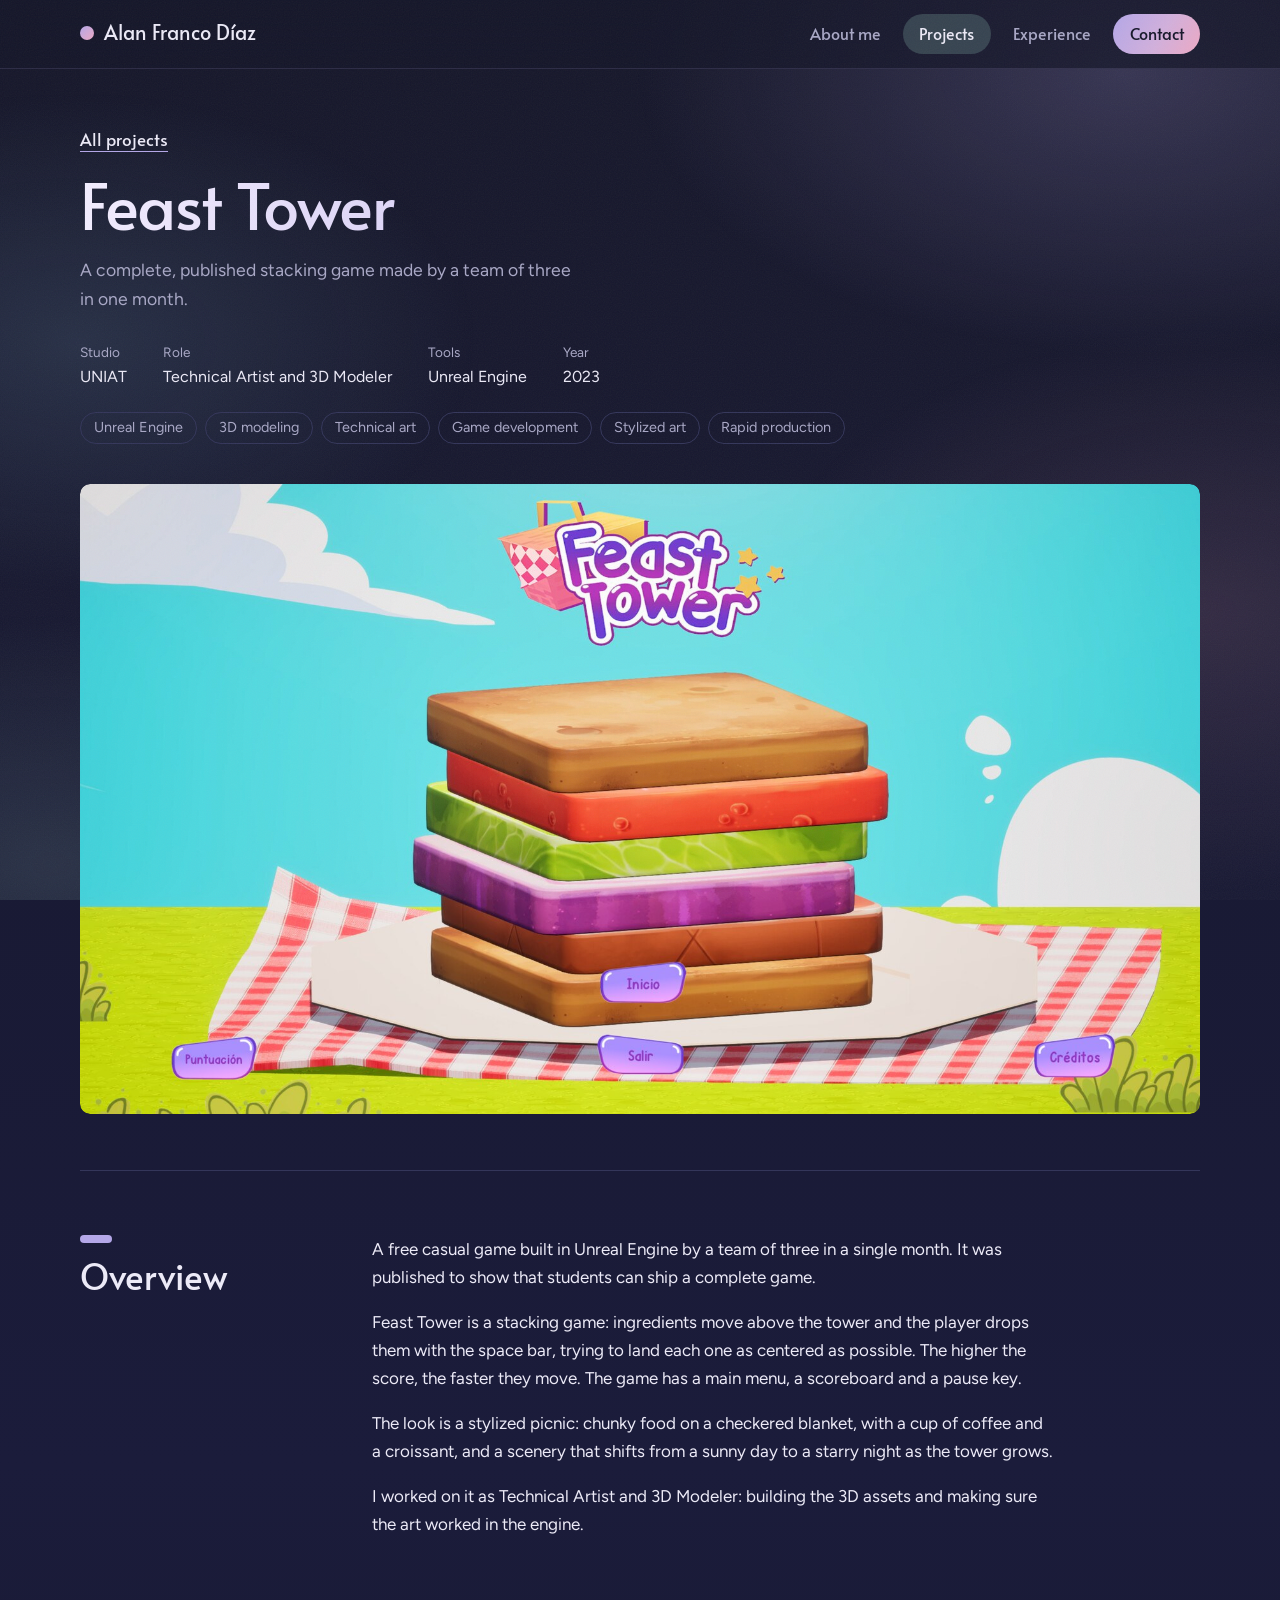
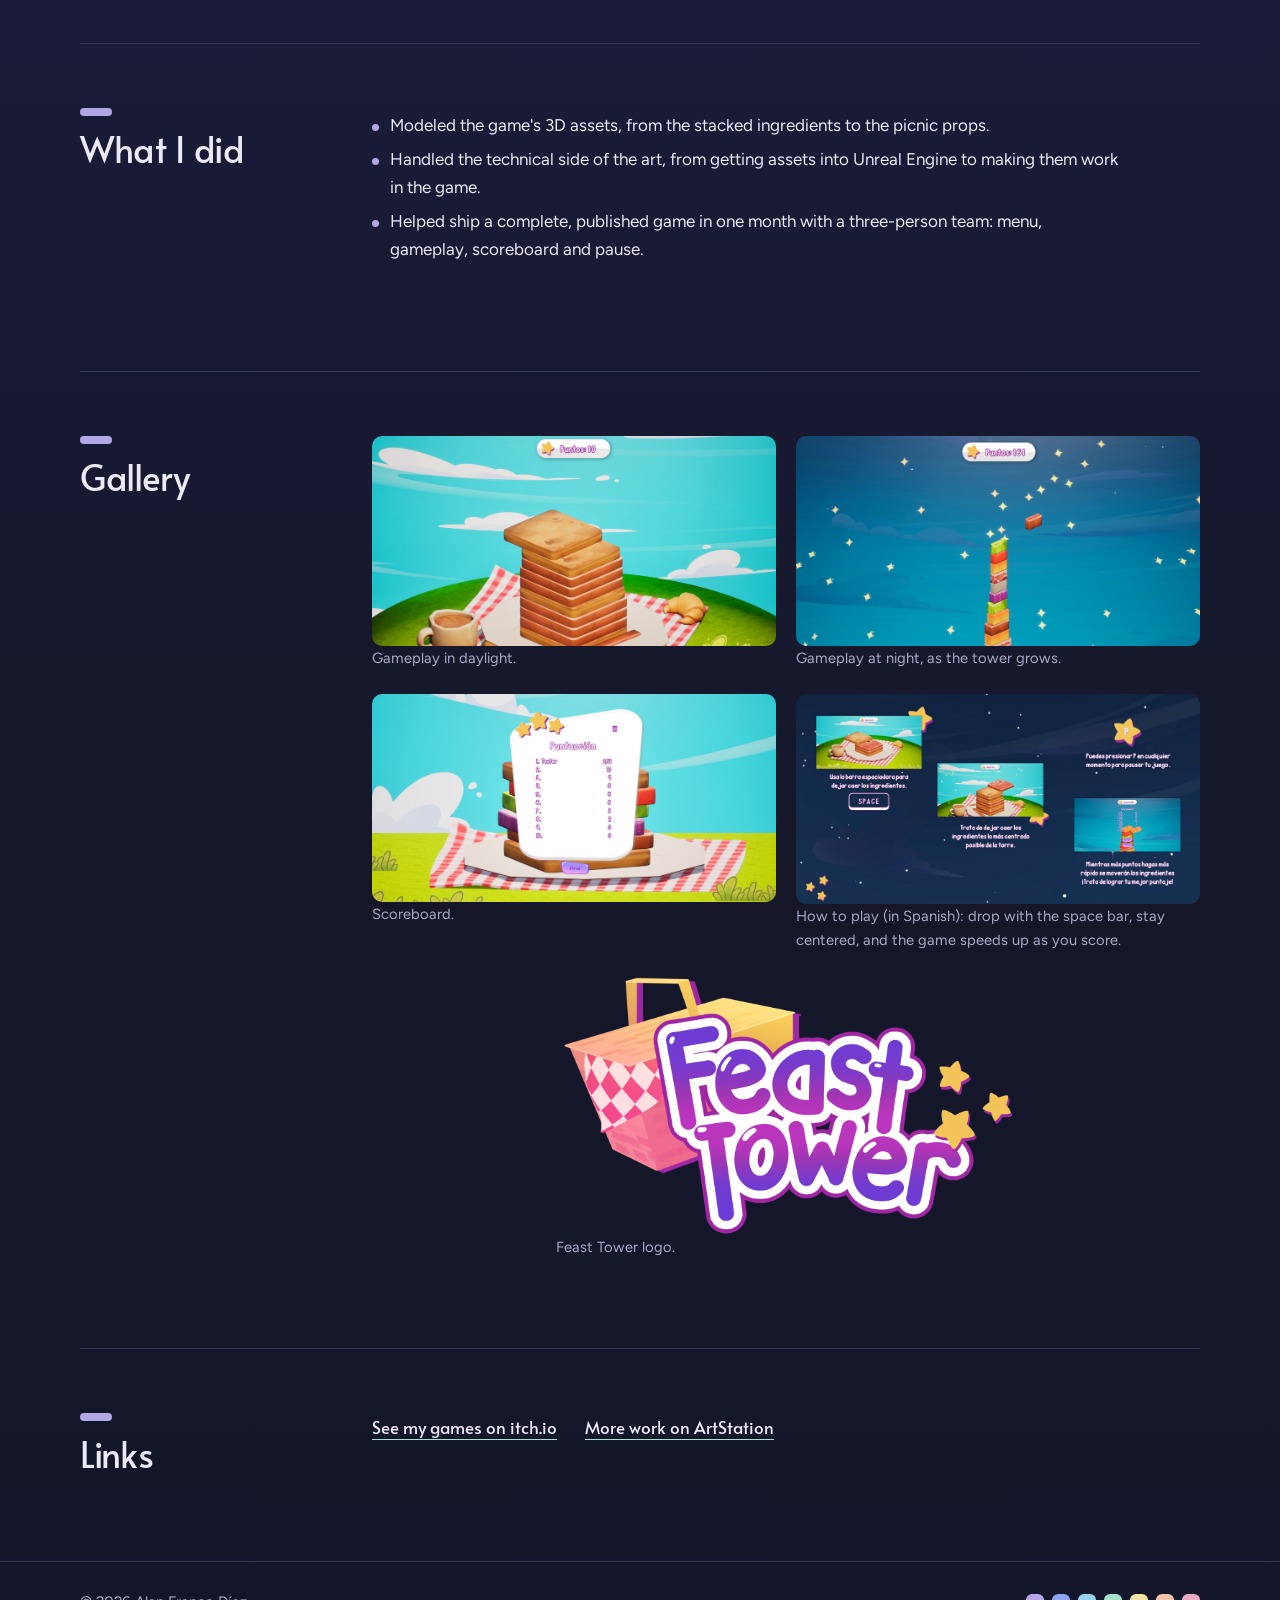
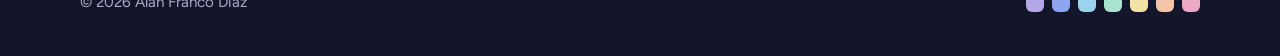
<file: work/feast-tower.html>
<!DOCTYPE html>
<html lang="en">
<head>
<meta charset="utf-8">
<meta name="viewport" content="width=device-width, initial-scale=1">
<title>Feast Tower · Alan Franco Díaz</title>
<meta name="description" content="A free casual stacking game built in Unreal Engine by a team of three in one month, published to show that students can ship a complete game.">
<link rel="icon" href="data:image/svg+xml,%3Csvg xmlns='http://www.w3.org/2000/svg' viewBox='0 0 32 32'%3E%3Ccircle cx='16' cy='16' r='13' fill='%23B4A7E8'/%3E%3C/svg%3E">
<link rel="preconnect" href="https://fonts.googleapis.com">
<link rel="preconnect" href="https://fonts.gstatic.com" crossorigin>
<link href="https://fonts.googleapis.com/css2?family=Alata&family=Figtree:wght@400..700&display=swap" rel="stylesheet">
<link rel="stylesheet" href="../assets/style.css">
</head>
<body>
<a class="skip" href="#main">Skip to content</a>

<header class="site-header">
  <div class="wrap bar">
    <a class="brand" href="../index.html">Alan Franco Díaz</a>
    <nav aria-label="Main">
      <ul>
        <li><a href="../index.html#about">About me</a></li>
        <li><a href="../projects.html" aria-current="page">Projects</a></li>
        <li><a href="../index.html#experience">Experience</a></li>
        <li><a href="../index.html#contact">Contact</a></li>
      </ul>
    </nav>
  </div>
</header>

<main id="main">
  <section class="page-head case-head">
    <div class="wrap inner">
      <p class="back"><a class="link" href="../projects.html">All projects</a></p>
      <h1 class="page-title">Feast Tower</h1>
      <p class="page-intro">A complete, published stacking game made by a team of three in one month.</p>
      <dl class="facts">
        <div><dt>Studio</dt><dd>UNIAT</dd></div>
        <div><dt>Role</dt><dd>Technical Artist and 3D Modeler</dd></div>
        <div><dt>Tools</dt><dd>Unreal Engine</dd></div>
        <div><dt>Year</dt><dd>2023</dd></div>
      </dl>
      <ul class="tags" aria-label="Skills shown">
        <li>Unreal Engine</li>
        <li>3D modeling</li>
        <li>Technical art</li>
        <li>Game development</li>
        <li>Stylized art</li>
        <li>Rapid production</li>
      </ul>
    </div>
  </section>

  <section class="case-cover" aria-label="Cover">
    <div class="wrap">
      <div class="cover-media" style="--fit: cover"><img src="../assets/work/feast-tower/cover.jpg" alt="Feast Tower main menu: a tall stack of colorful sandwich ingredients on a picnic plate over a checkered blanket, with the game logo above and buttons for start, score, exit and credits" width="1920" height="988"></div>
    </div>
  </section>

  <section aria-labelledby="h-overview">
    <div class="wrap split">
      <h2 id="h-overview">Overview</h2>
      <div>
        <p>A free casual game built in Unreal Engine by a team of three in a single month. It was published to show that students can ship a complete game.</p>
        <p>Feast Tower is a stacking game: ingredients move above the tower and the player drops them with the space bar, trying to land each one as centered as possible. The higher the score, the faster they move. The game has a main menu, a scoreboard and a pause key.</p>
        <p>The look is a stylized picnic: chunky food on a checkered blanket, with a cup of coffee and a croissant, and a scenery that shifts from a sunny day to a starry night as the tower grows.</p>
        <p>I worked on it as Technical Artist and 3D Modeler: building the 3D assets and making sure the art worked in the engine.</p>
      </div>
    </div>
  </section>

  <section aria-labelledby="h-did">
    <div class="wrap split">
      <h2 id="h-did">What I did</h2>
      <ul class="bullets">
        <li>Modeled the game's 3D assets, from the stacked ingredients to the picnic props.</li>
        <li>Handled the technical side of the art, from getting assets into Unreal Engine to making them work in the game.</li>
        <li>Helped ship a complete, published game in one month with a three-person team: menu, gameplay, scoreboard and pause.</li>
      </ul>
    </div>
  </section>

  <section aria-labelledby="h-gallery">
    <div class="wrap split">
      <h2 id="h-gallery">Gallery</h2>
      <div class="gallery pairs">
        <figure>
          <img src="../assets/work/feast-tower/01-gameplay-day.jpg" alt="Gameplay: a tall stack of ingredients on a picnic plate, with a cup of coffee and a croissant on a green hill under a blue sky, and the score at the top" width="1920" height="995" loading="lazy">
          <figcaption>Gameplay in daylight.</figcaption>
        </figure>
        <figure>
          <img src="../assets/work/feast-tower/02-gameplay-night.jpg" alt="Gameplay at night: a tall stack of colorful ingredients under a starry blue sky, with one more ingredient about to drop" width="1920" height="995" loading="lazy">
          <figcaption>Gameplay at night, as the tower grows.</figcaption>
        </figure>
        <figure>
          <img src="../assets/work/feast-tower/03-scoreboard.jpg" alt="Scoreboard screen listing the top ten scores over the ingredient stack and picnic blanket" width="1920" height="987" loading="lazy">
          <figcaption>Scoreboard.</figcaption>
        </figure>
        <figure>
          <img src="../assets/work/feast-tower/04-how-to-play.jpg" alt="How-to-play screen in Spanish: drop ingredients with the space bar, keep them centered, the game speeds up with the score, and press P to pause" width="1920" height="999" loading="lazy">
          <figcaption>How to play (in Spanish): drop with the space bar, stay centered, and the game speeds up as you score.</figcaption>
        </figure>
        <figure style="justify-self: center; max-width: 460px">
          <img src="../assets/work/feast-tower/05-logo.png" alt="Feast Tower logo with a pink picnic basket and three stars" width="1280" height="720" loading="lazy">
          <figcaption>Feast Tower logo.</figcaption>
        </figure>
      </div>
    </div>
  </section>

  <section aria-labelledby="h-links">
    <div class="wrap split">
      <h2 id="h-links">Links</h2>
      <ul class="case-links">
        <li><a href="https://ifrancou.itch.io" target="_blank" rel="noopener">See my games on itch.io</a></li>
        <li><a href="https://www.artstation.com/ifrancou" target="_blank" rel="noopener">More work on ArtStation</a></li>
      </ul>
    </div>
  </section>
</main>

<footer>
  <div class="wrap"><span>© 2026 Alan Franco Díaz</span><span class="swatches" aria-hidden="true"><span style="--c:#B4A7E8"></span><span style="--c:#8FA4F0"></span><span style="--c:#9BD3EE"></span><span style="--c:#A9E3D0"></span><span style="--c:#F2E2A4"></span><span style="--c:#F3C5A8"></span><span style="--c:#EDA9C4"></span></span></div>
</footer>
</body>
</html>
</file>
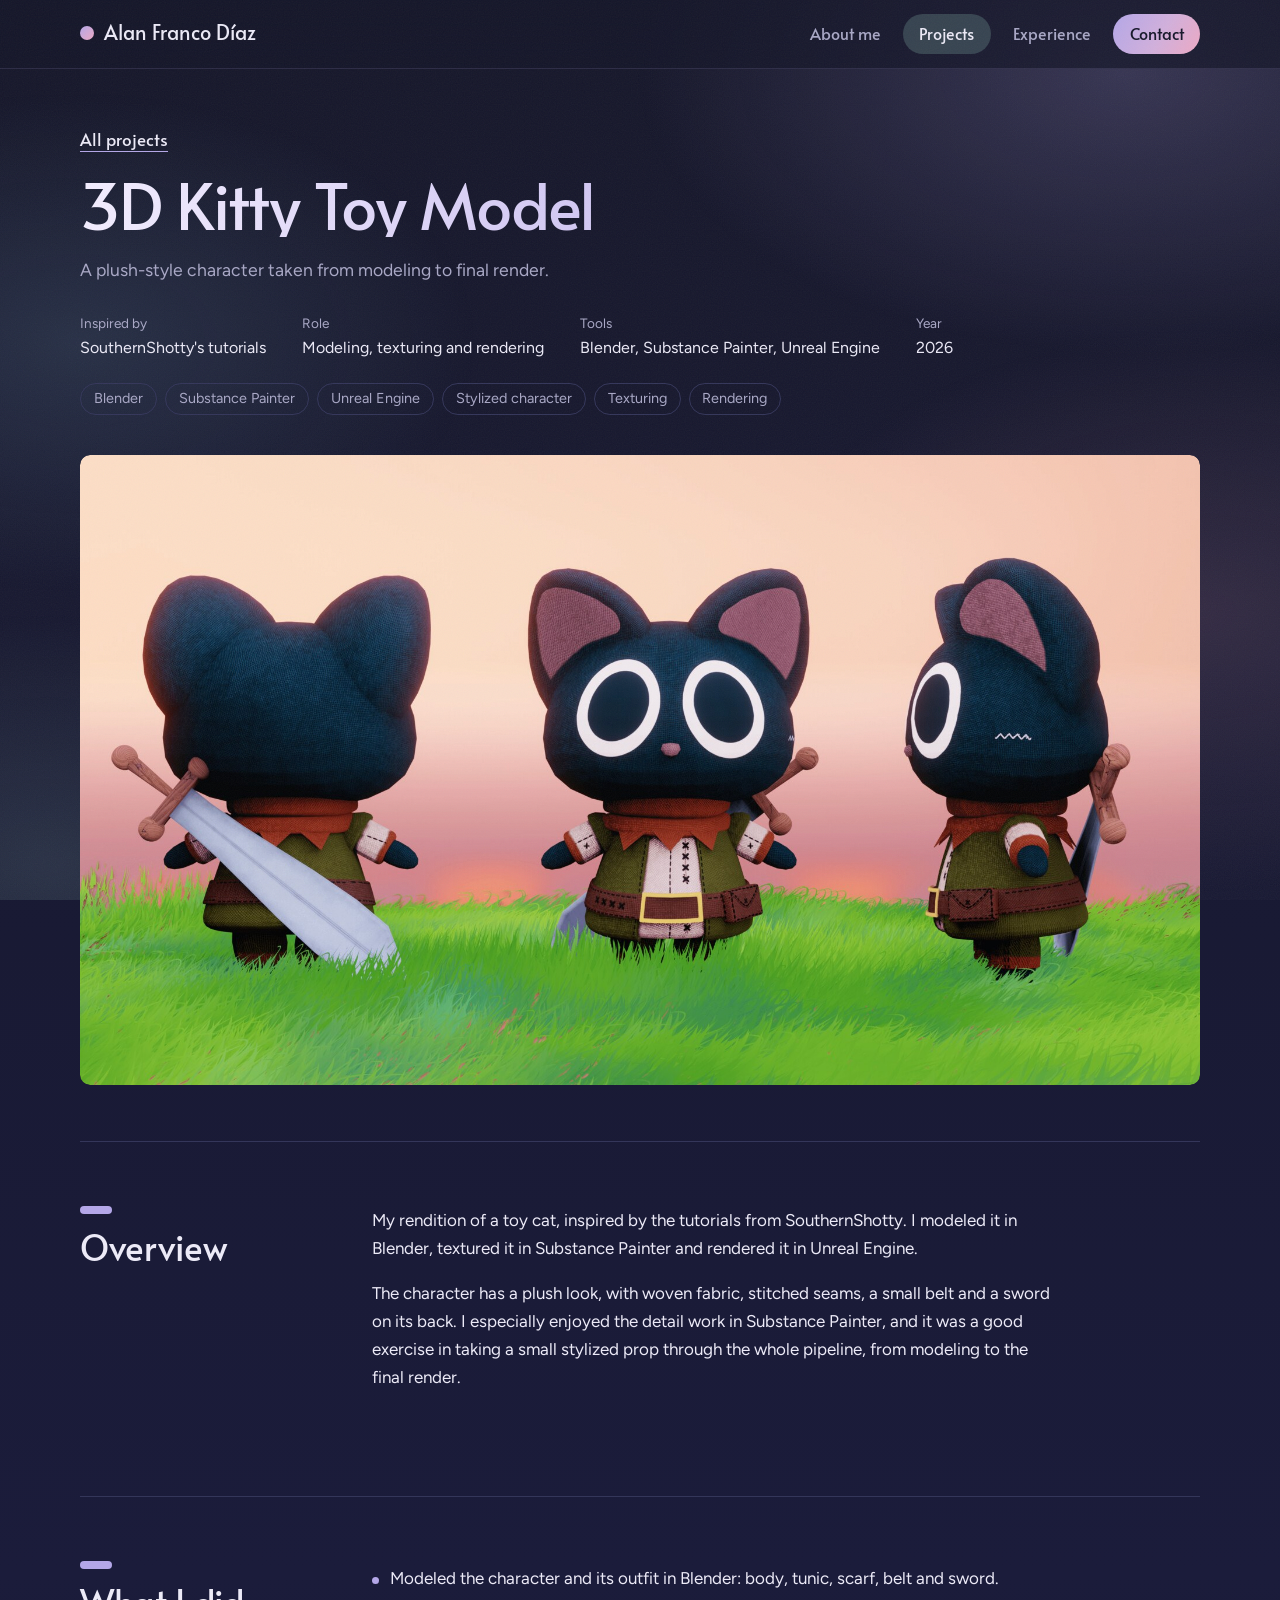
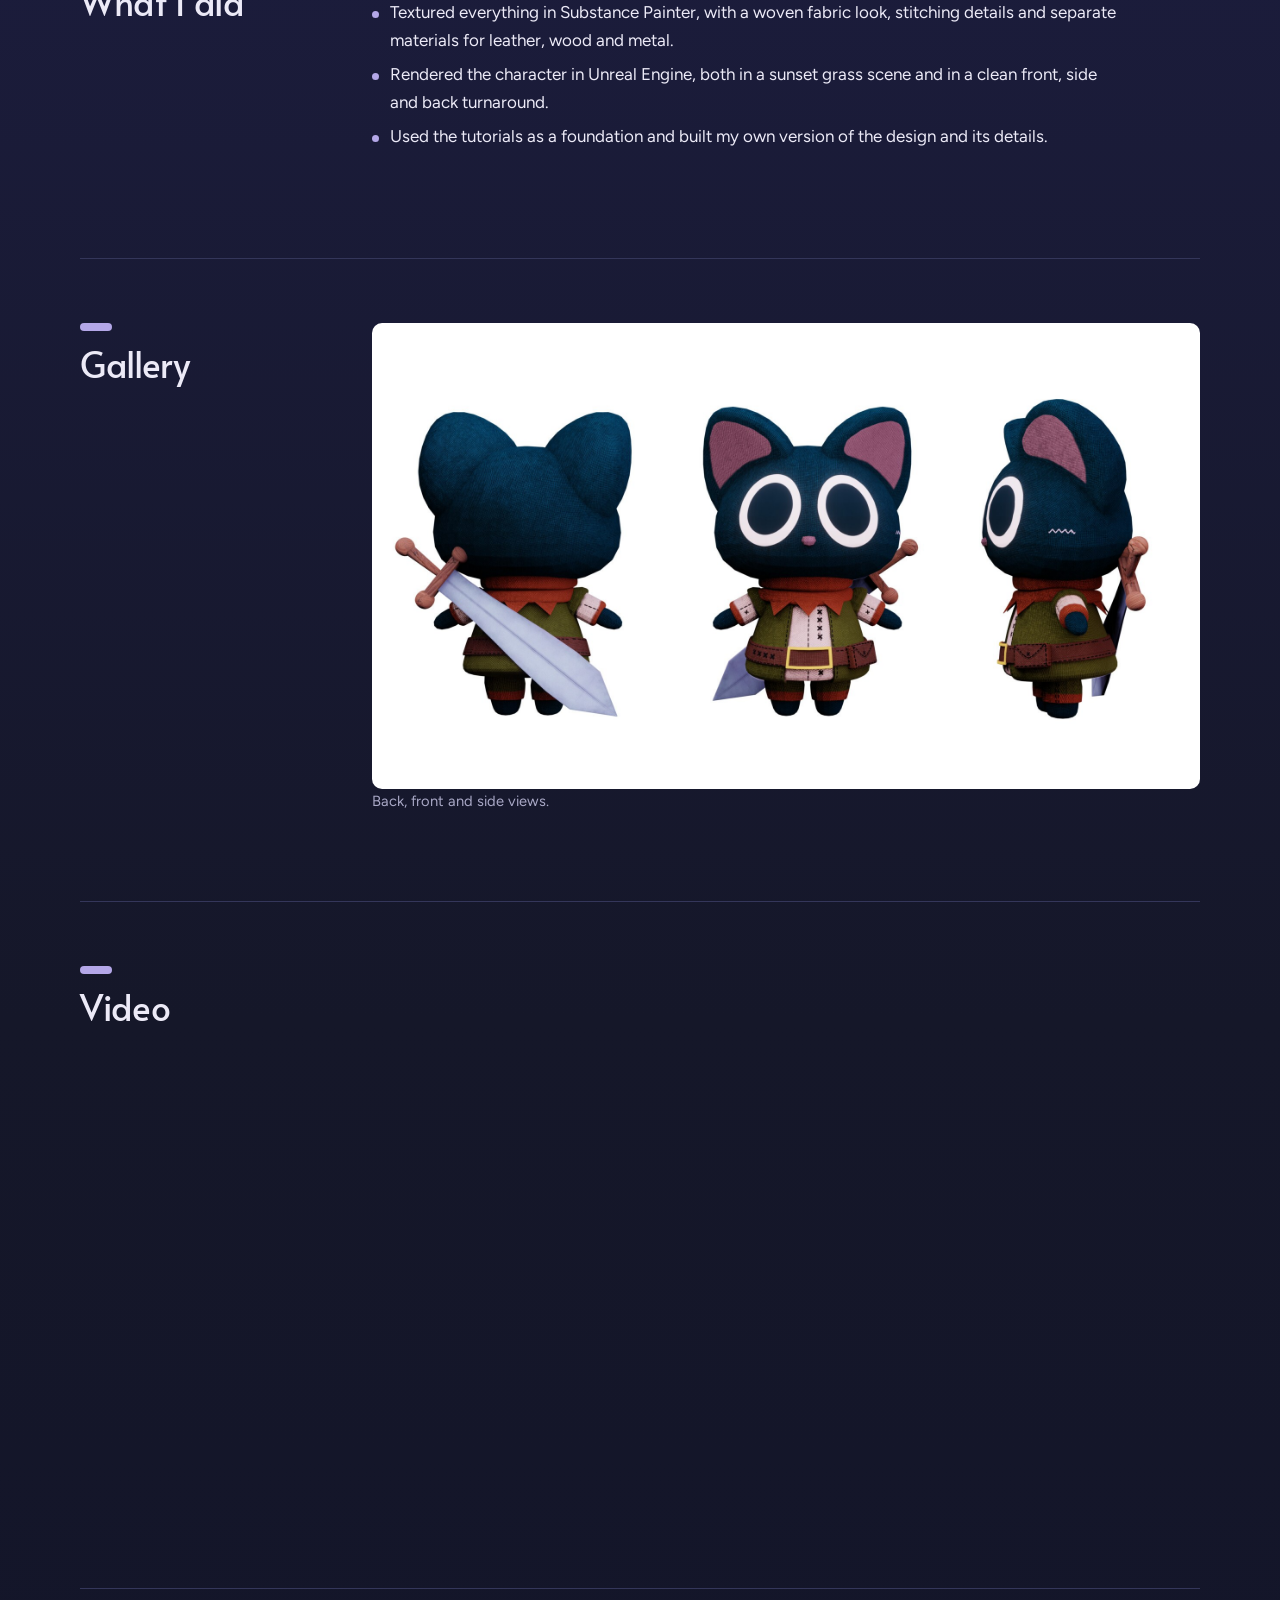
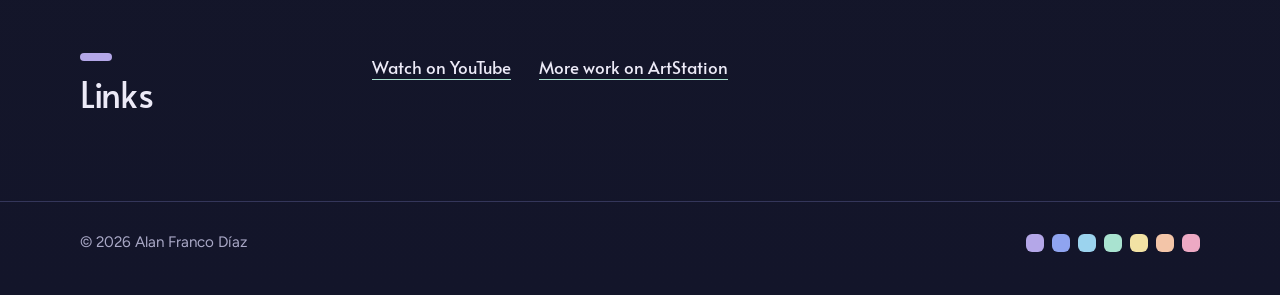
<file: work/kitty-toy-model.html>
<!DOCTYPE html>
<html lang="en">
<head>
<meta charset="utf-8">
<meta name="viewport" content="width=device-width, initial-scale=1">
<title>3D Kitty Toy Model · Alan Franco Díaz</title>
<meta name="description" content="A stylized toy cat modeled in Blender, textured in Substance Painter and rendered in Unreal Engine, inspired by SouthernShotty&#x27;s tutorials.">
<link rel="icon" href="data:image/svg+xml,%3Csvg xmlns='http://www.w3.org/2000/svg' viewBox='0 0 32 32'%3E%3Ccircle cx='16' cy='16' r='13' fill='%23B4A7E8'/%3E%3C/svg%3E">
<link rel="preconnect" href="https://fonts.googleapis.com">
<link rel="preconnect" href="https://fonts.gstatic.com" crossorigin>
<link href="https://fonts.googleapis.com/css2?family=Alata&family=Figtree:wght@400..700&display=swap" rel="stylesheet">
<link rel="stylesheet" href="../assets/style.css">
</head>
<body>
<a class="skip" href="#main">Skip to content</a>

<header class="site-header">
  <div class="wrap bar">
    <a class="brand" href="../index.html">Alan Franco Díaz</a>
    <nav aria-label="Main">
      <ul>
        <li><a href="../index.html#about">About me</a></li>
        <li><a href="../projects.html" aria-current="page">Projects</a></li>
        <li><a href="../index.html#experience">Experience</a></li>
        <li><a href="../index.html#contact">Contact</a></li>
      </ul>
    </nav>
  </div>
</header>

<main id="main">
  <section class="page-head case-head">
    <div class="wrap inner">
      <p class="back"><a class="link" href="../projects.html">All projects</a></p>
      <h1 class="page-title">3D Kitty Toy Model</h1>
      <p class="page-intro">A plush-style character taken from modeling to final render.</p>
      <dl class="facts">
        <div><dt>Inspired by</dt><dd>SouthernShotty's tutorials</dd></div>
        <div><dt>Role</dt><dd>Modeling, texturing and rendering</dd></div>
        <div><dt>Tools</dt><dd>Blender, Substance Painter, Unreal Engine</dd></div>
        <div><dt>Year</dt><dd>2026</dd></div>
      </dl>
      <ul class="tags" aria-label="Skills shown">
        <li>Blender</li>
        <li>Substance Painter</li>
        <li>Unreal Engine</li>
        <li>Stylized character</li>
        <li>Texturing</li>
        <li>Rendering</li>
      </ul>
    </div>
  </section>

  <section class="case-cover" aria-label="Cover">
    <div class="wrap">
      <div class="cover-media" style="--fit: cover"><img src="../assets/work/kitty-toy-model/cover.jpg" alt="Three views of a plush black cat in a green adventurer tunic with a sword on its back, standing in grass at sunset" width="1920" height="1080"></div>
    </div>
  </section>

  <section aria-labelledby="h-overview">
    <div class="wrap split">
      <h2 id="h-overview">Overview</h2>
      <div>
        <p>My rendition of a toy cat, inspired by the tutorials from SouthernShotty. I modeled it in Blender, textured it in Substance Painter and rendered it in Unreal Engine.</p>
        <p>The character has a plush look, with woven fabric, stitched seams, a small belt and a sword on its back. I especially enjoyed the detail work in Substance Painter, and it was a good exercise in taking a small stylized prop through the whole pipeline, from modeling to the final render.</p>
      </div>
    </div>
  </section>

  <section aria-labelledby="h-did">
    <div class="wrap split">
      <h2 id="h-did">What I did</h2>
      <ul class="bullets">
        <li>Modeled the character and its outfit in Blender: body, tunic, scarf, belt and sword.</li>
        <li>Textured everything in Substance Painter, with a woven fabric look, stitching details and separate materials for leather, wood and metal.</li>
        <li>Rendered the character in Unreal Engine, both in a sunset grass scene and in a clean front, side and back turnaround.</li>
        <li>Used the tutorials as a foundation and built my own version of the design and its details.</li>
      </ul>
    </div>
  </section>

  <section aria-labelledby="h-gallery">
    <div class="wrap split">
      <h2 id="h-gallery">Gallery</h2>
      <div class="gallery single">
        <figure>
          <img src="../assets/work/kitty-toy-model/02-turnaround.jpg" alt="Back, front and side views of the black cat character on a white background" width="1920" height="1080" loading="lazy">
          <figcaption>Back, front and side views.</figcaption>
        </figure>
      </div>
    </div>
  </section>

  <section aria-labelledby="h-video">
    <div class="wrap split">
      <h2 id="h-video">Video</h2>
      <div class="video-row">
        <div class="video-box vertical"><iframe src="https://www.youtube-nocookie.com/embed/oJjzLrgIpLs" title="3D Kitty Toy Model video" loading="lazy" allow="accelerometer; encrypted-media; gyroscope; picture-in-picture; web-share" referrerpolicy="strict-origin-when-cross-origin" allowfullscreen></iframe></div>
      </div>
    </div>
  </section>

  <section aria-labelledby="h-links">
    <div class="wrap split">
      <h2 id="h-links">Links</h2>
      <ul class="case-links">
        <li><a href="https://youtube.com/shorts/oJjzLrgIpLs" target="_blank" rel="noopener">Watch on YouTube</a></li>
        <li><a href="https://www.artstation.com/ifrancou" target="_blank" rel="noopener">More work on ArtStation</a></li>
      </ul>
    </div>
  </section>
</main>

<footer>
  <div class="wrap"><span>© 2026 Alan Franco Díaz</span><span class="swatches" aria-hidden="true"><span style="--c:#B4A7E8"></span><span style="--c:#8FA4F0"></span><span style="--c:#9BD3EE"></span><span style="--c:#A9E3D0"></span><span style="--c:#F2E2A4"></span><span style="--c:#F3C5A8"></span><span style="--c:#EDA9C4"></span></span></div>
</footer>
</body>
</html>
</file>
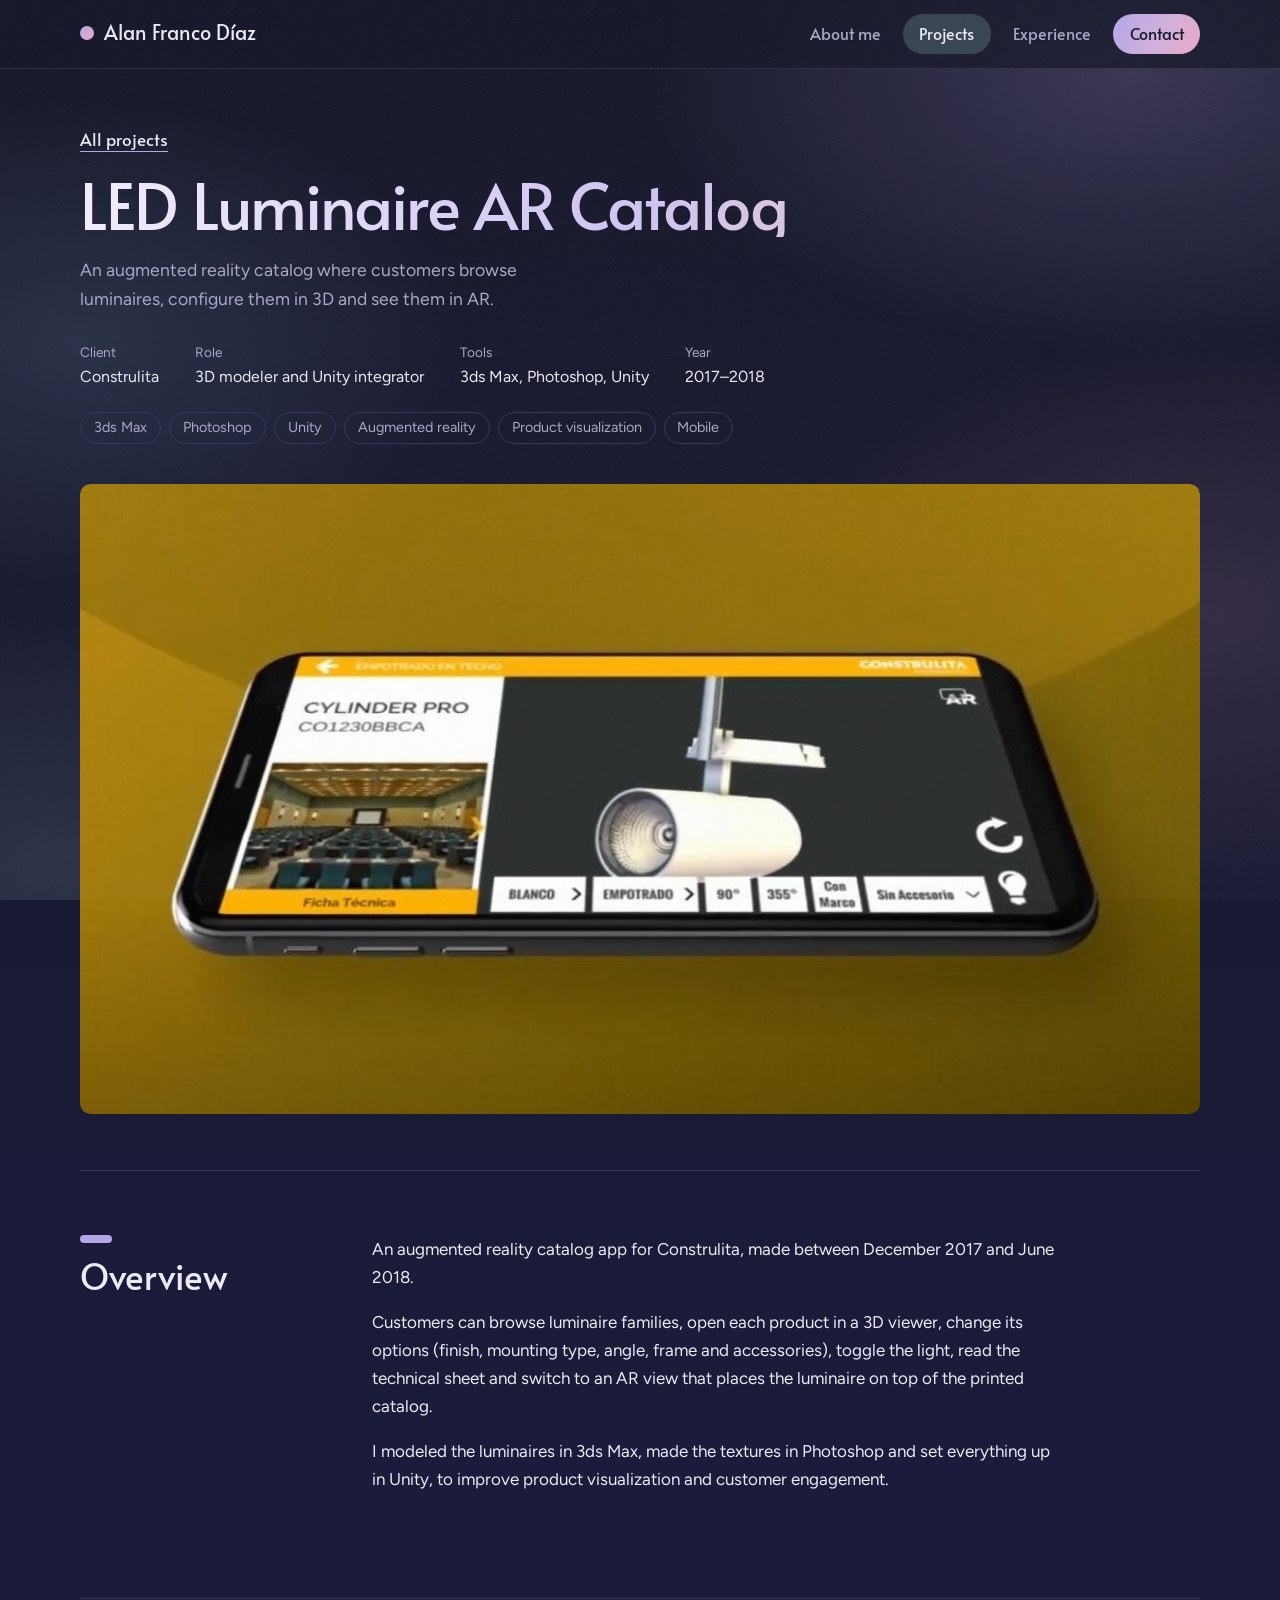
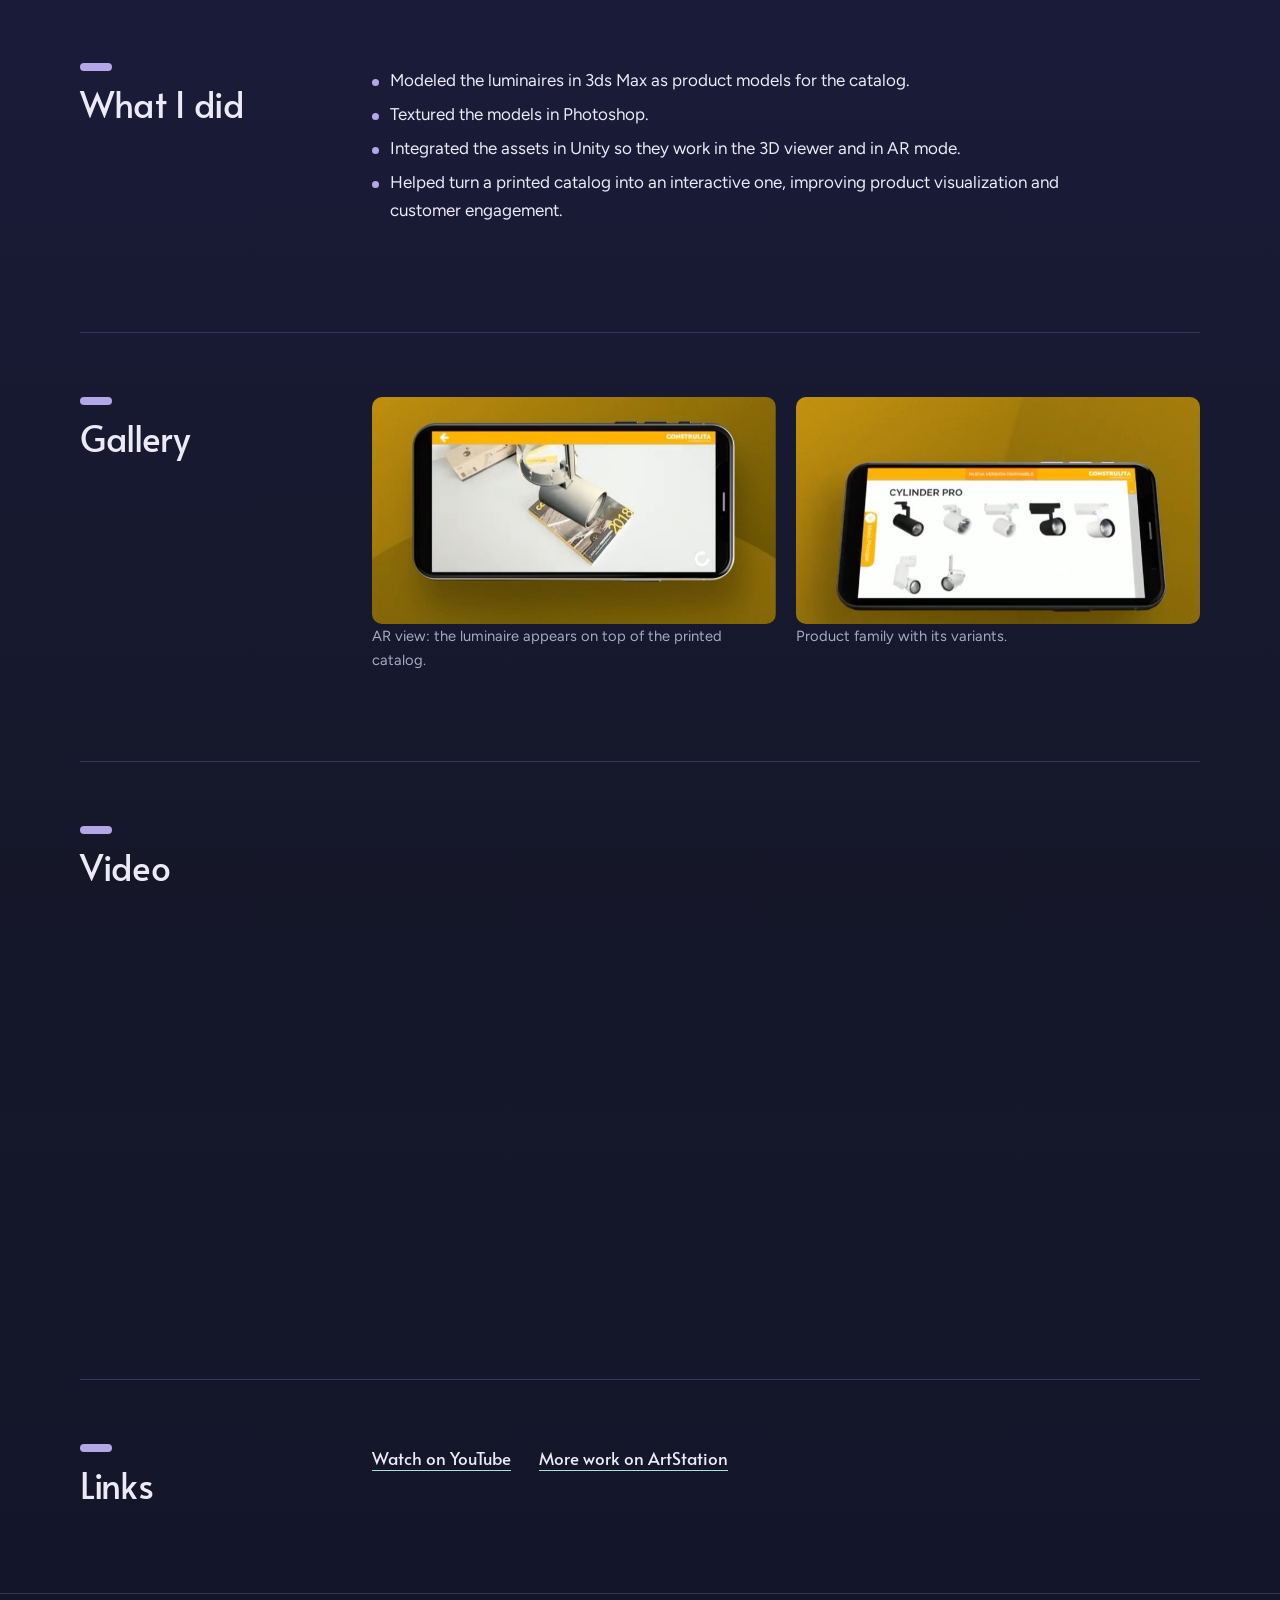
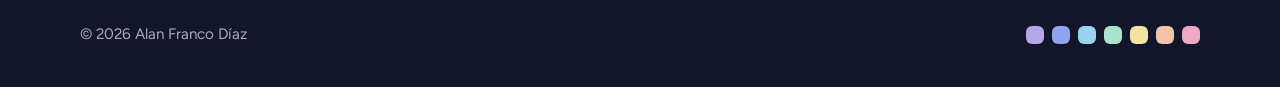
<file: work/led-luminaire-ar-catalog.html>
<!DOCTYPE html>
<html lang="en">
<head>
<meta charset="utf-8">
<meta name="viewport" content="width=device-width, initial-scale=1">
<title>LED Luminaire AR Catalog · Alan Franco Díaz</title>
<meta name="description" content="An augmented reality product catalog for Construlita: 3D luminaires modeled in 3ds Max, textured in Photoshop and integrated in Unity.">
<link rel="icon" href="data:image/svg+xml,%3Csvg xmlns='http://www.w3.org/2000/svg' viewBox='0 0 32 32'%3E%3Ccircle cx='16' cy='16' r='13' fill='%23B4A7E8'/%3E%3C/svg%3E">
<link rel="preconnect" href="https://fonts.googleapis.com">
<link rel="preconnect" href="https://fonts.gstatic.com" crossorigin>
<link href="https://fonts.googleapis.com/css2?family=Alata&family=Figtree:wght@400..700&display=swap" rel="stylesheet">
<link rel="stylesheet" href="../assets/style.css">
</head>
<body>
<a class="skip" href="#main">Skip to content</a>

<header class="site-header">
  <div class="wrap bar">
    <a class="brand" href="../index.html">Alan Franco Díaz</a>
    <nav aria-label="Main">
      <ul>
        <li><a href="../index.html#about">About me</a></li>
        <li><a href="../projects.html" aria-current="page">Projects</a></li>
        <li><a href="../index.html#experience">Experience</a></li>
        <li><a href="../index.html#contact">Contact</a></li>
      </ul>
    </nav>
  </div>
</header>

<main id="main">
  <section class="page-head case-head">
    <div class="wrap inner">
      <p class="back"><a class="link" href="../projects.html">All projects</a></p>
      <h1 class="page-title">LED Luminaire AR Catalog</h1>
      <p class="page-intro">An augmented reality catalog where customers browse luminaires, configure them in 3D and see them in AR.</p>
      <dl class="facts">
        <div><dt>Client</dt><dd>Construlita</dd></div>
        <div><dt>Role</dt><dd>3D modeler and Unity integrator</dd></div>
        <div><dt>Tools</dt><dd>3ds Max, Photoshop, Unity</dd></div>
        <div><dt>Year</dt><dd>2017–2018</dd></div>
      </dl>
      <ul class="tags" aria-label="Skills shown">
        <li>3ds Max</li>
        <li>Photoshop</li>
        <li>Unity</li>
        <li>Augmented reality</li>
        <li>Product visualization</li>
        <li>Mobile</li>
      </ul>
    </div>
  </section>

  <section class="case-cover" aria-label="Cover">
    <div class="wrap">
      <div class="cover-media" style="--fit: cover"><img src="../assets/work/led-luminaire-ar-catalog/cover.jpg" alt="A phone showing the Construlita catalog app with a 3D luminaire, its options and a technical sheet button" width="1058" height="600"></div>
    </div>
  </section>

  <section aria-labelledby="h-overview">
    <div class="wrap split">
      <h2 id="h-overview">Overview</h2>
      <div>
        <p>An augmented reality catalog app for Construlita, made between December 2017 and June 2018.</p>
        <p>Customers can browse luminaire families, open each product in a 3D viewer, change its options (finish, mounting type, angle, frame and accessories), toggle the light, read the technical sheet and switch to an AR view that places the luminaire on top of the printed catalog.</p>
        <p>I modeled the luminaires in 3ds Max, made the textures in Photoshop and set everything up in Unity, to improve product visualization and customer engagement.</p>
      </div>
    </div>
  </section>

  <section aria-labelledby="h-did">
    <div class="wrap split">
      <h2 id="h-did">What I did</h2>
      <ul class="bullets">
        <li>Modeled the luminaires in 3ds Max as product models for the catalog.</li>
        <li>Textured the models in Photoshop.</li>
        <li>Integrated the assets in Unity so they work in the 3D viewer and in AR mode.</li>
        <li>Helped turn a printed catalog into an interactive one, improving product visualization and customer engagement.</li>
      </ul>
    </div>
  </section>

  <section aria-labelledby="h-gallery">
    <div class="wrap split">
      <h2 id="h-gallery">Gallery</h2>
      <div class="gallery pairs">
        <figure>
          <img src="../assets/work/led-luminaire-ar-catalog/01-ar-view.jpg" alt="Phone screen showing a 3D luminaire in augmented reality on top of a printed 2018 catalog" width="689" height="387" loading="lazy">
          <figcaption>AR view: the luminaire appears on top of the printed catalog.</figcaption>
        </figure>
        <figure>
          <img src="../assets/work/led-luminaire-ar-catalog/02-product-list.jpg" alt="Phone screen showing the Cylinder Pro family with seven luminaire variants" width="688" height="387" loading="lazy">
          <figcaption>Product family with its variants.</figcaption>
        </figure>
      </div>
    </div>
  </section>

  <section aria-labelledby="h-video">
    <div class="wrap split">
      <h2 id="h-video">Video</h2>
      <div>
        <div class="video-box"><iframe src="https://www.youtube-nocookie.com/embed/qTkHZm4HWEw" title="LED Luminaire AR Catalog video" loading="lazy" allow="accelerometer; encrypted-media; gyroscope; picture-in-picture; web-share" referrerpolicy="strict-origin-when-cross-origin" allowfullscreen></iframe></div>
      </div>
    </div>
  </section>

  <section aria-labelledby="h-links">
    <div class="wrap split">
      <h2 id="h-links">Links</h2>
      <ul class="case-links">
        <li><a href="https://www.youtube.com/watch?v=qTkHZm4HWEw" target="_blank" rel="noopener">Watch on YouTube</a></li>
        <li><a href="https://www.artstation.com/ifrancou" target="_blank" rel="noopener">More work on ArtStation</a></li>
      </ul>
    </div>
  </section>
</main>

<footer>
  <div class="wrap"><span>© 2026 Alan Franco Díaz</span><span class="swatches" aria-hidden="true"><span style="--c:#B4A7E8"></span><span style="--c:#8FA4F0"></span><span style="--c:#9BD3EE"></span><span style="--c:#A9E3D0"></span><span style="--c:#F2E2A4"></span><span style="--c:#F3C5A8"></span><span style="--c:#EDA9C4"></span></span></div>
</footer>
</body>
</html>
</file>
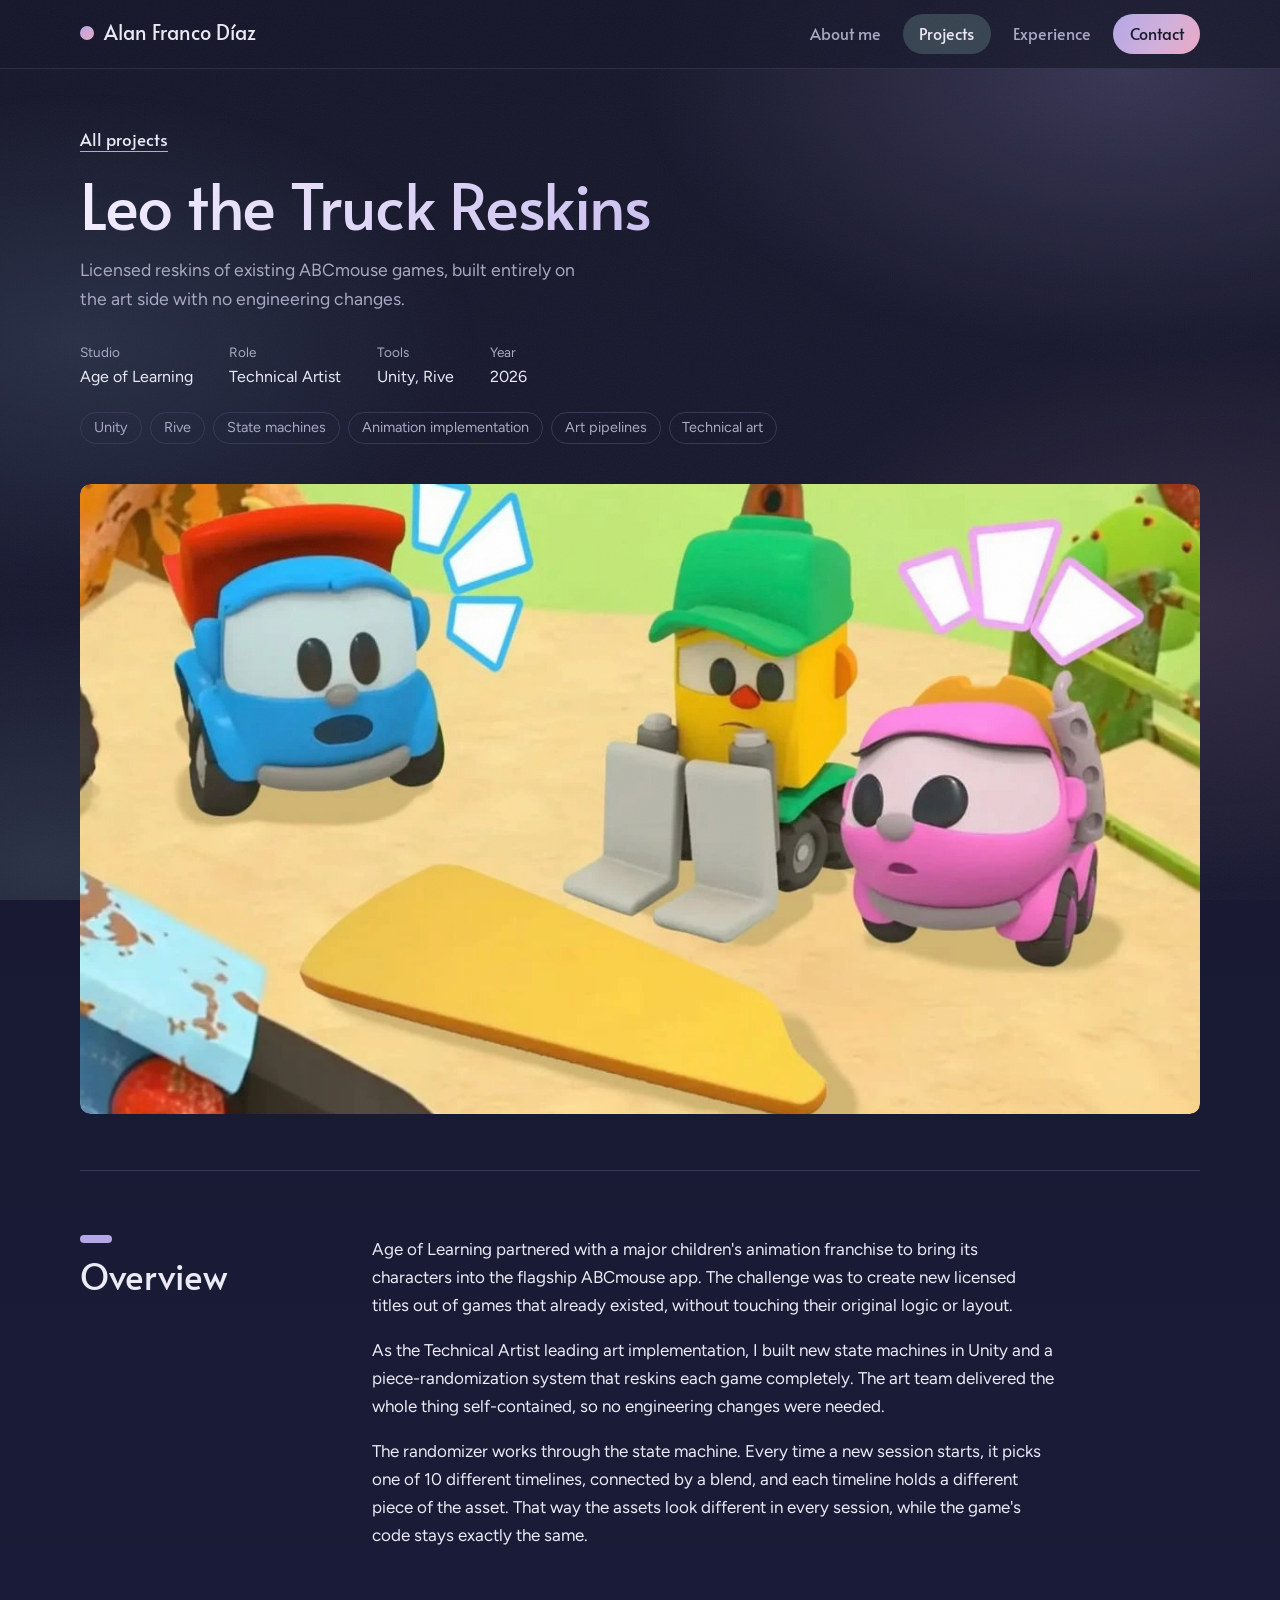
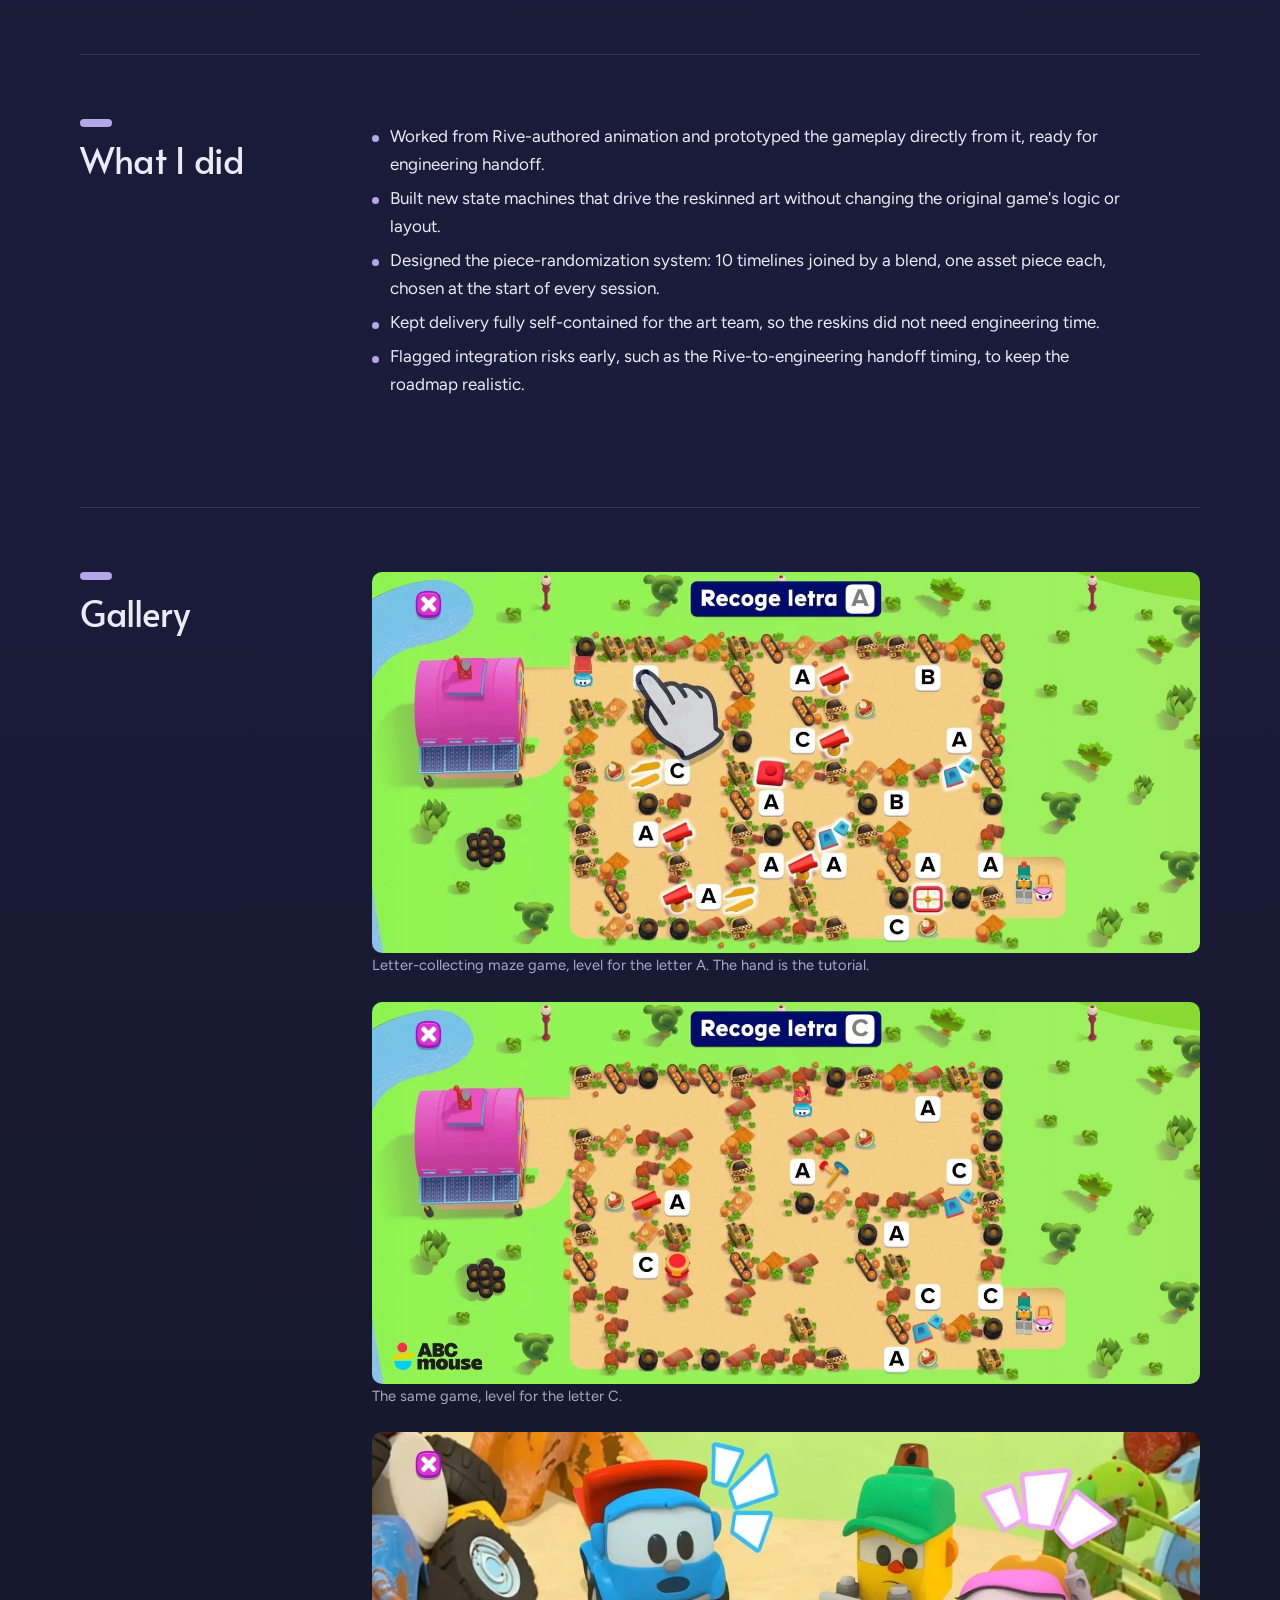
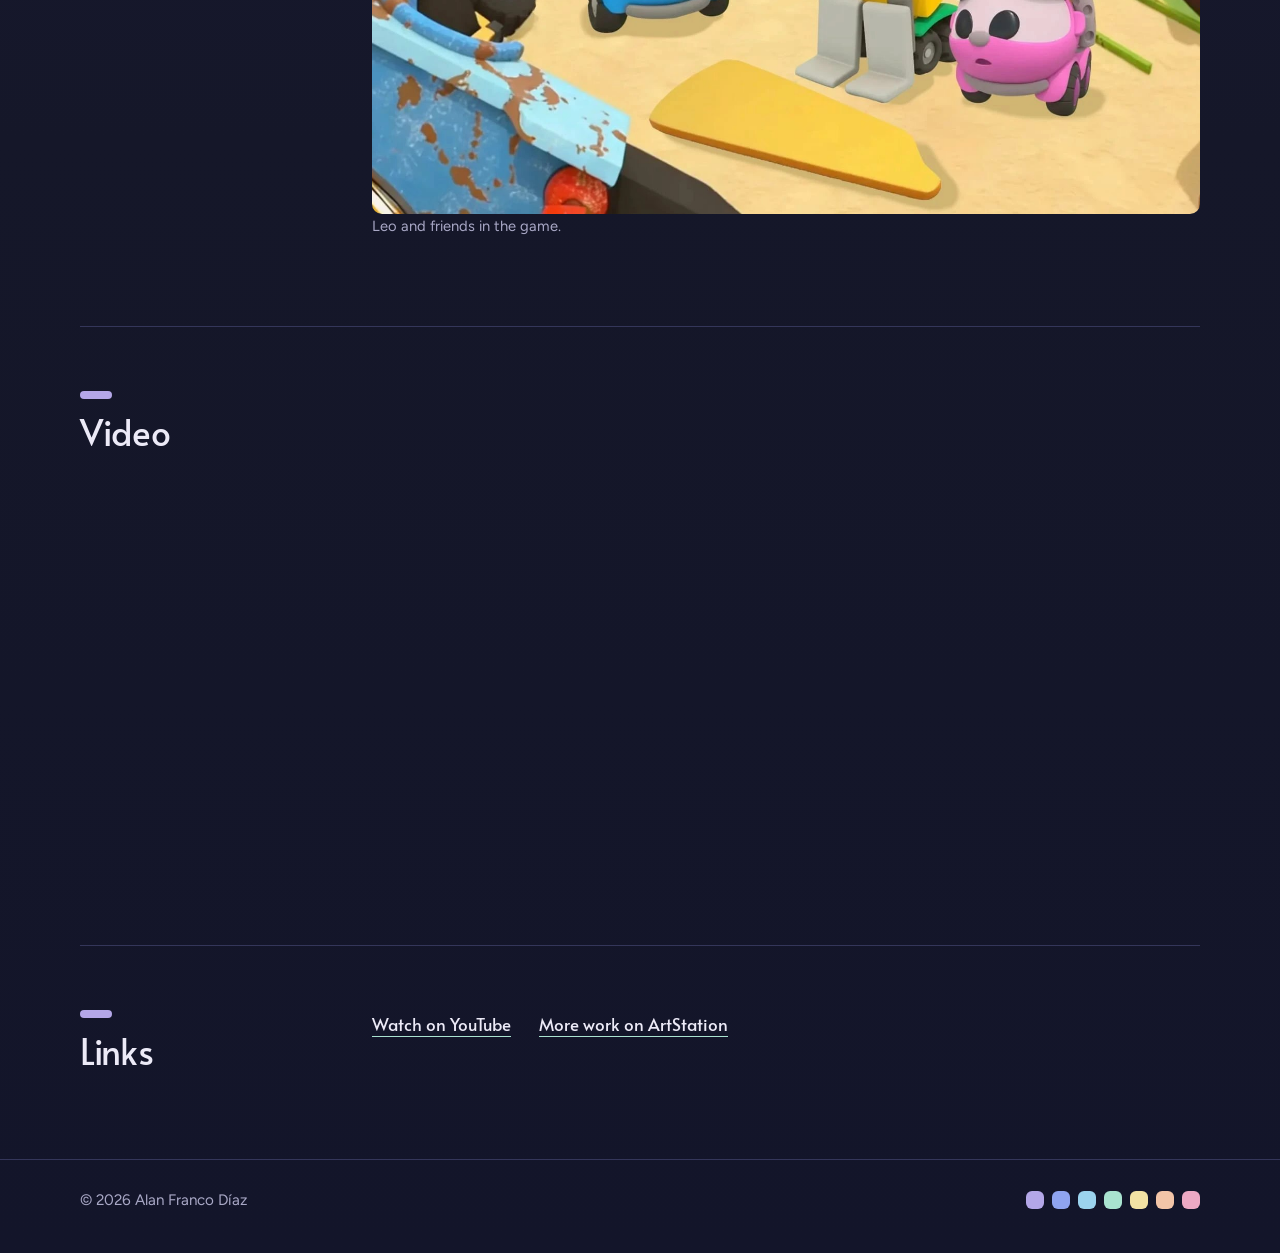
<file: work/leo-the-truck-reskins.html>
<!DOCTYPE html>
<html lang="en">
<head>
<meta charset="utf-8">
<meta name="viewport" content="width=device-width, initial-scale=1">
<title>Leo the Truck Reskins · Alan Franco Díaz</title>
<meta name="description" content="Licensed reskins of existing games in Unity: new state machines and a piece-randomization system, with no engineering changes.">
<link rel="icon" href="data:image/svg+xml,%3Csvg xmlns='http://www.w3.org/2000/svg' viewBox='0 0 32 32'%3E%3Ccircle cx='16' cy='16' r='13' fill='%23B4A7E8'/%3E%3C/svg%3E">
<link rel="preconnect" href="https://fonts.googleapis.com">
<link rel="preconnect" href="https://fonts.gstatic.com" crossorigin>
<link href="https://fonts.googleapis.com/css2?family=Alata&family=Figtree:wght@400..700&display=swap" rel="stylesheet">
<link rel="stylesheet" href="../assets/style.css">
</head>
<body>
<a class="skip" href="#main">Skip to content</a>

<header class="site-header">
  <div class="wrap bar">
    <a class="brand" href="../index.html">Alan Franco Díaz</a>
    <nav aria-label="Main">
      <ul>
        <li><a href="../index.html#about">About me</a></li>
        <li><a href="../projects.html" aria-current="page">Projects</a></li>
        <li><a href="../index.html#experience">Experience</a></li>
        <li><a href="../index.html#contact">Contact</a></li>
      </ul>
    </nav>
  </div>
</header>

<main id="main">
  <section class="page-head case-head">
    <div class="wrap inner">
      <p class="back"><a class="link" href="../projects.html">All projects</a></p>
      <h1 class="page-title">Leo the Truck Reskins</h1>
      <p class="page-intro">Licensed reskins of existing ABCmouse games, built entirely on the art side with no engineering changes.</p>
      <dl class="facts">
        <div><dt>Studio</dt><dd>Age of Learning</dd></div>
        <div><dt>Role</dt><dd>Technical Artist</dd></div>
        <div><dt>Tools</dt><dd>Unity, Rive</dd></div>
        <div><dt>Year</dt><dd>2026</dd></div>
      </dl>
      <ul class="tags" aria-label="Skills shown">
        <li>Unity</li>
        <li>Rive</li>
        <li>State machines</li>
        <li>Animation implementation</li>
        <li>Art pipelines</li>
        <li>Technical art</li>
      </ul>
    </div>
  </section>

  <section class="case-cover" aria-label="Cover">
    <div class="wrap">
      <div class="cover-media" style="--fit: cover"><img src="../assets/work/leo-the-truck-reskins/cover.jpg" alt="Leo the Truck, a yellow machine with a green cap and a pink truck gathered next to a yellow panel on sandy ground" width="1200" height="738"></div>
    </div>
  </section>

  <section aria-labelledby="h-overview">
    <div class="wrap split">
      <h2 id="h-overview">Overview</h2>
      <div>
        <p>Age of Learning partnered with a major children's animation franchise to bring its characters into the flagship ABCmouse app. The challenge was to create new licensed titles out of games that already existed, without touching their original logic or layout.</p>
        <p>As the Technical Artist leading art implementation, I built new state machines in Unity and a piece-randomization system that reskins each game completely. The art team delivered the whole thing self-contained, so no engineering changes were needed.</p>
        <p>The randomizer works through the state machine. Every time a new session starts, it picks one of 10 different timelines, connected by a blend, and each timeline holds a different piece of the asset. That way the assets look different in every session, while the game's code stays exactly the same.</p>
      </div>
    </div>
  </section>

  <section aria-labelledby="h-did">
    <div class="wrap split">
      <h2 id="h-did">What I did</h2>
      <ul class="bullets">
        <li>Worked from Rive-authored animation and prototyped the gameplay directly from it, ready for engineering handoff.</li>
        <li>Built new state machines that drive the reskinned art without changing the original game's logic or layout.</li>
        <li>Designed the piece-randomization system: 10 timelines joined by a blend, one asset piece each, chosen at the start of every session.</li>
        <li>Kept delivery fully self-contained for the art team, so the reskins did not need engineering time.</li>
        <li>Flagged integration risks early, such as the Rive-to-engineering handoff timing, to keep the roadmap realistic.</li>
      </ul>
    </div>
  </section>

  <section aria-labelledby="h-gallery">
    <div class="wrap split">
      <h2 id="h-gallery">Gallery</h2>
      <div class="gallery single">
        <figure>
          <img src="../assets/work/leo-the-truck-reskins/01-maze-letter-a.jpg" alt="Letter-collecting maze game with the prompt &quot;Recoge letra A&quot; and a tutorial hand pointing at the first letter tile" width="1600" height="738" loading="lazy">
          <figcaption>Letter-collecting maze game, level for the letter A. The hand is the tutorial.</figcaption>
        </figure>
        <figure>
          <img src="../assets/work/leo-the-truck-reskins/02-maze-letter-c.jpg" alt="Letter-collecting maze game with the prompt &quot;Recoge letra C&quot; and a different arrangement of obstacles" width="1600" height="738" loading="lazy">
          <figcaption>The same game, level for the letter C.</figcaption>
        </figure>
        <figure>
          <img src="../assets/work/leo-the-truck-reskins/03-characters.jpg" alt="Leo the Truck, a yellow machine with a green cap and a pink truck gathered next to a yellow panel on sandy ground" width="1600" height="738" loading="lazy">
          <figcaption>Leo and friends in the game.</figcaption>
        </figure>
      </div>
    </div>
  </section>

  <section aria-labelledby="h-video">
    <div class="wrap split">
      <h2 id="h-video">Video</h2>
      <div>
        <div class="video-box"><iframe src="https://www.youtube-nocookie.com/embed/EStWAeI6uwI" title="Leo the Truck Reskins, gameplay video" loading="lazy" allow="accelerometer; encrypted-media; gyroscope; picture-in-picture; web-share" referrerpolicy="strict-origin-when-cross-origin" allowfullscreen></iframe></div>
      </div>
    </div>
  </section>

  <section aria-labelledby="h-links">
    <div class="wrap split">
      <h2 id="h-links">Links</h2>
      <ul class="case-links">
        <li><a href="https://youtu.be/EStWAeI6uwI" target="_blank" rel="noopener">Watch on YouTube</a></li>
        <li><a href="https://www.artstation.com/ifrancou" target="_blank" rel="noopener">More work on ArtStation</a></li>
      </ul>
    </div>
  </section>
</main>

<footer>
  <div class="wrap"><span>© 2026 Alan Franco Díaz</span><span class="swatches" aria-hidden="true"><span style="--c:#B4A7E8"></span><span style="--c:#8FA4F0"></span><span style="--c:#9BD3EE"></span><span style="--c:#A9E3D0"></span><span style="--c:#F2E2A4"></span><span style="--c:#F3C5A8"></span><span style="--c:#EDA9C4"></span></span></div>
</footer>
</body>
</html>
</file>
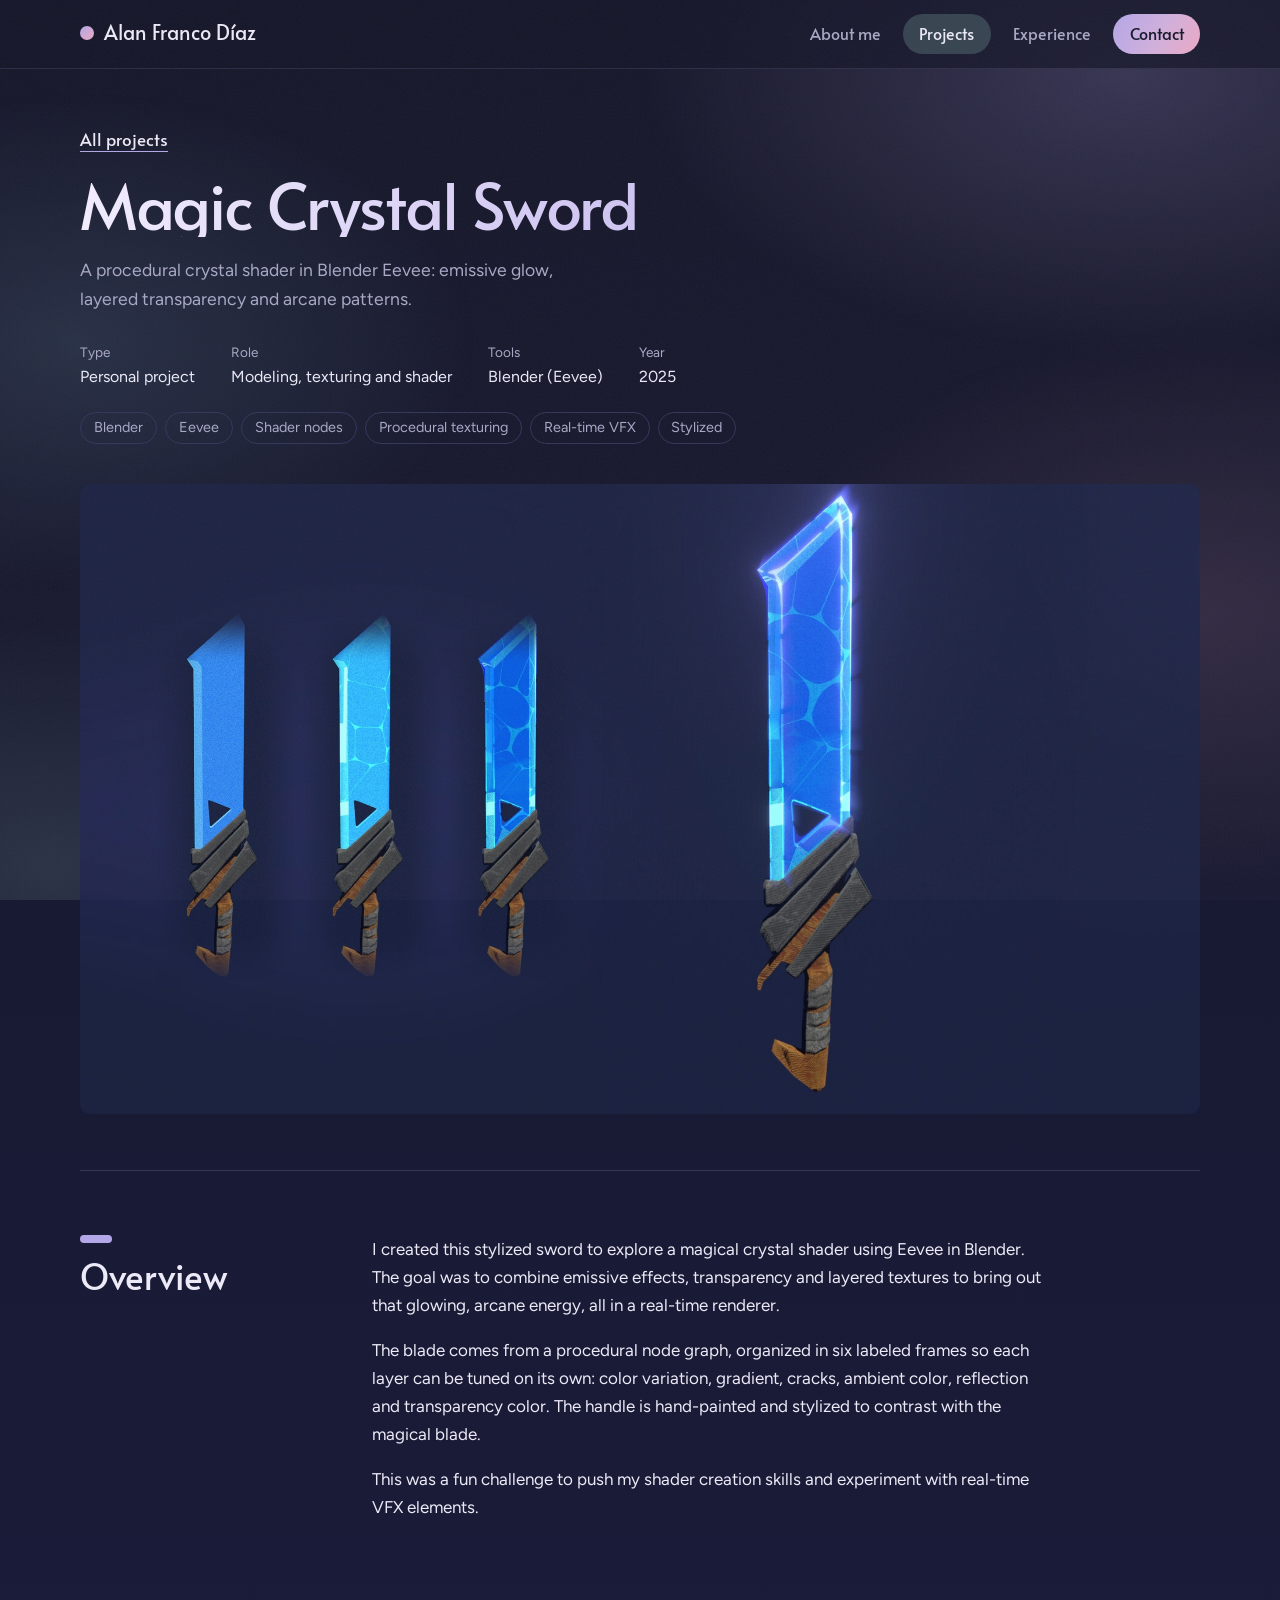
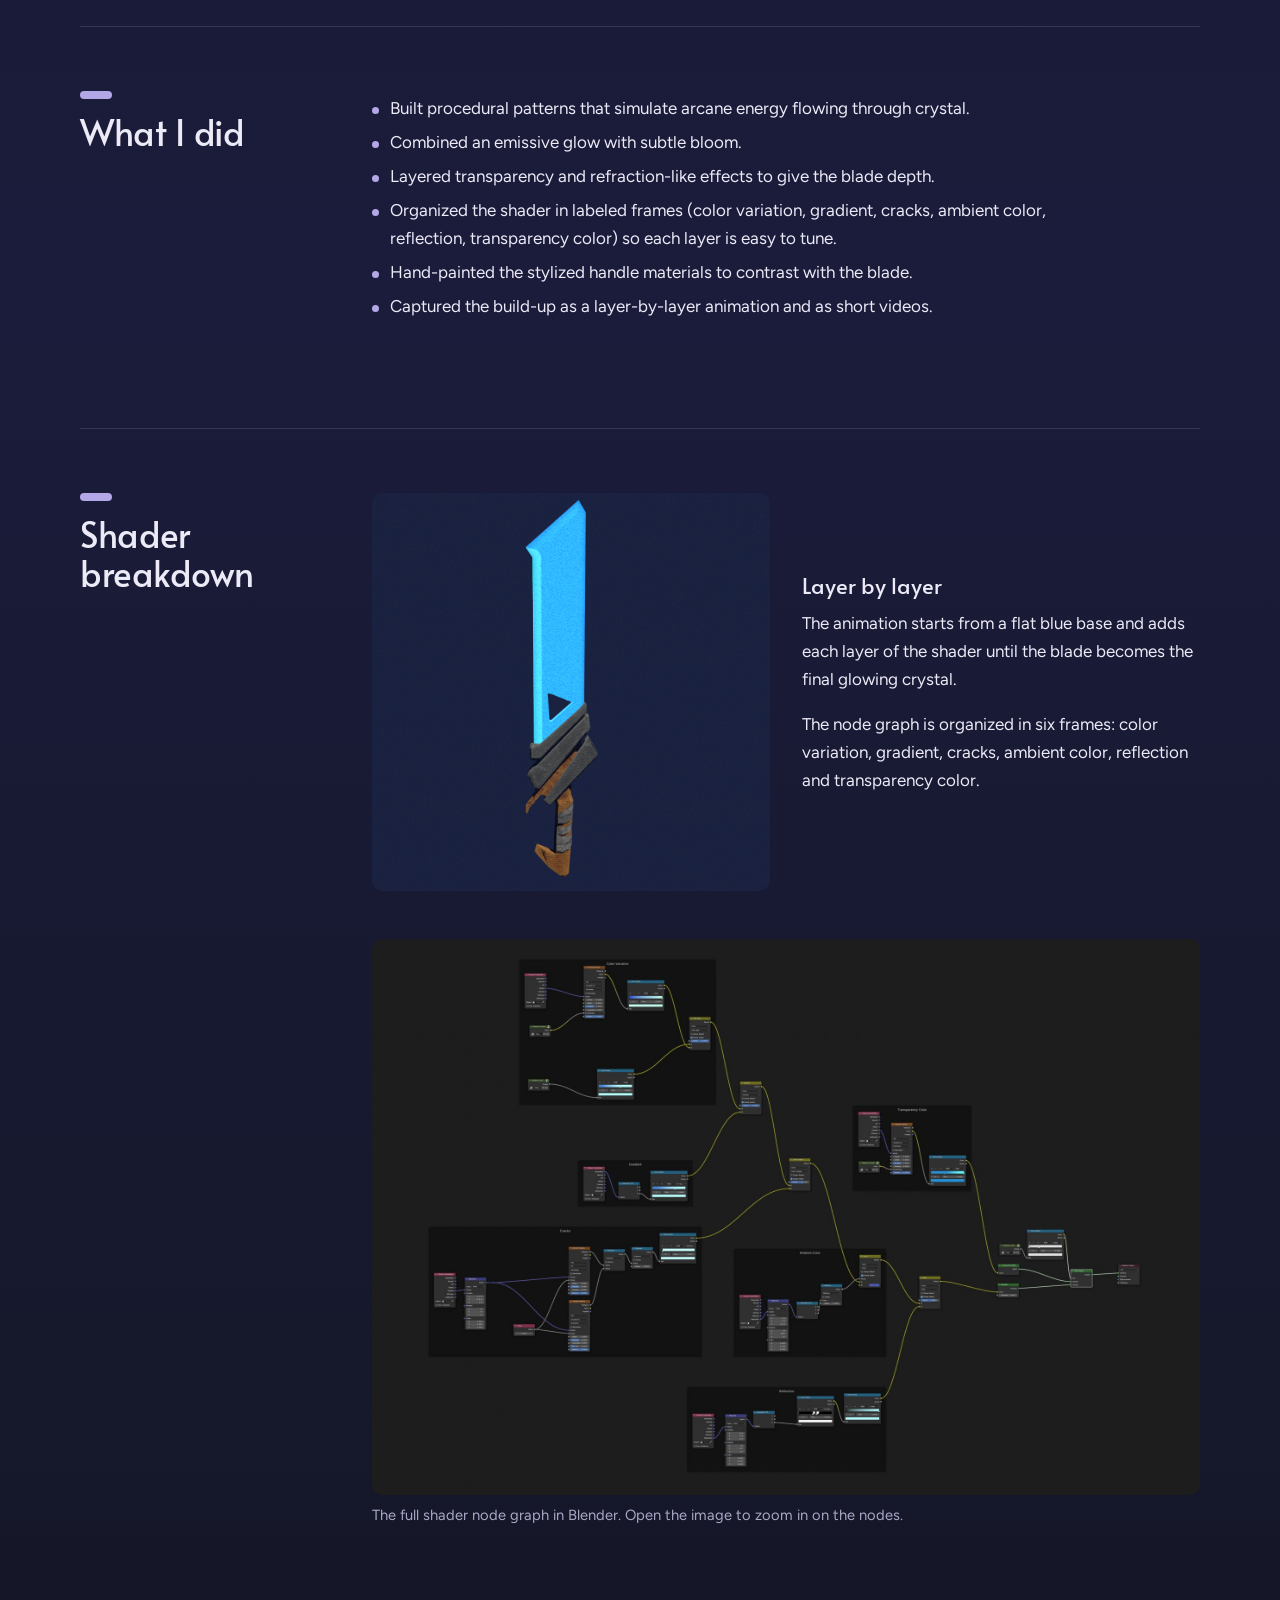
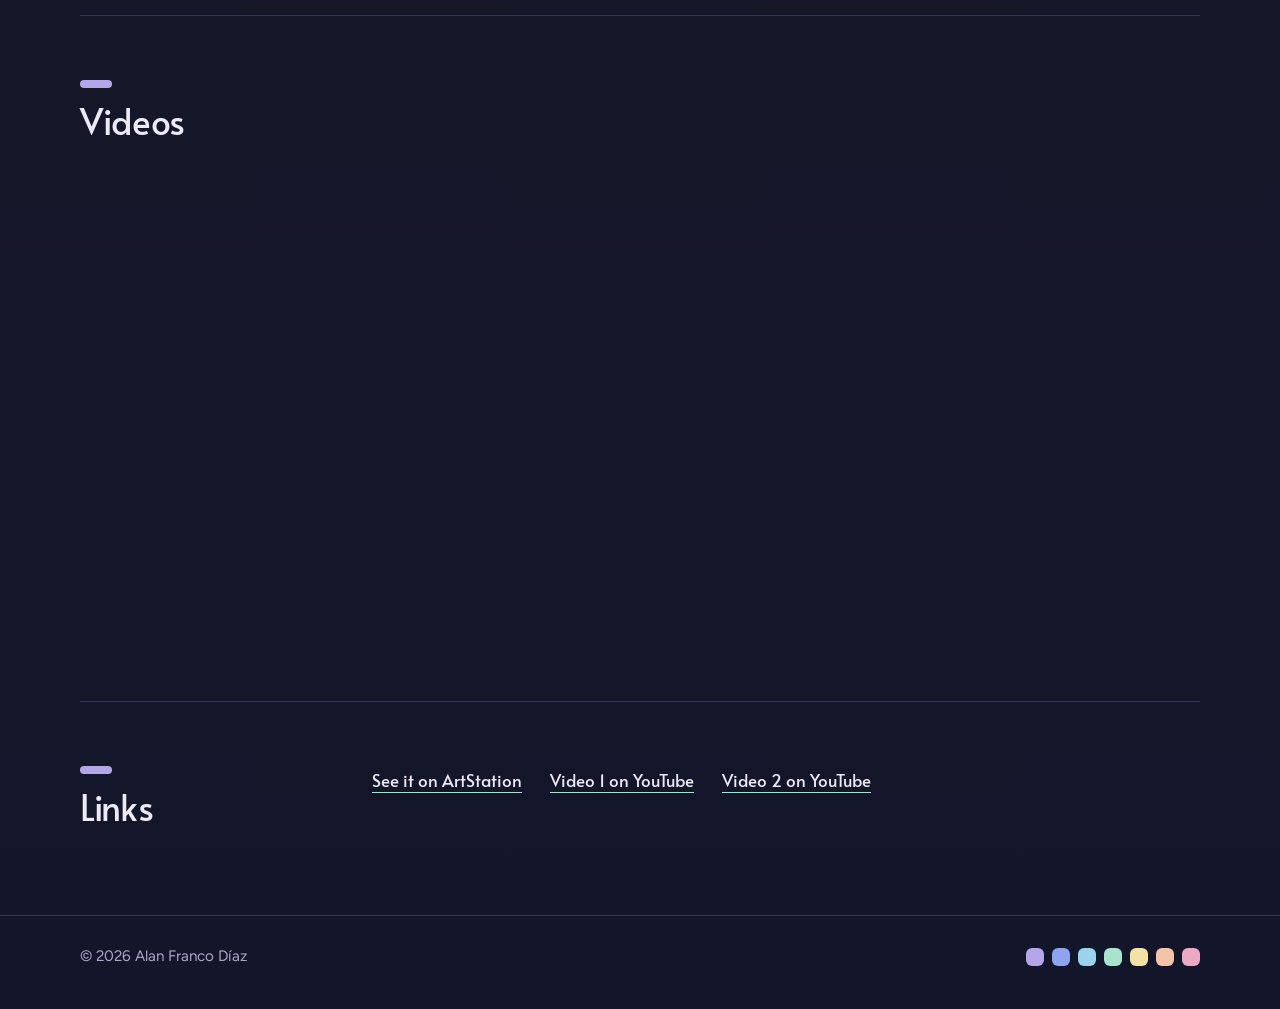
<file: work/magic-crystal-sword.html>
<!DOCTYPE html>
<html lang="en">
<head>
<meta charset="utf-8">
<meta name="viewport" content="width=device-width, initial-scale=1">
<title>Magic Crystal Sword · Alan Franco Díaz</title>
<meta name="description" content="A stylized sword with a procedural crystal shader, made in Blender with Eevee: emissive glow, layered transparency and arcane patterns.">
<link rel="icon" href="data:image/svg+xml,%3Csvg xmlns='http://www.w3.org/2000/svg' viewBox='0 0 32 32'%3E%3Ccircle cx='16' cy='16' r='13' fill='%23B4A7E8'/%3E%3C/svg%3E">
<link rel="preconnect" href="https://fonts.googleapis.com">
<link rel="preconnect" href="https://fonts.gstatic.com" crossorigin>
<link href="https://fonts.googleapis.com/css2?family=Alata&family=Figtree:wght@400..700&display=swap" rel="stylesheet">
<link rel="stylesheet" href="../assets/style.css">
</head>
<body>
<a class="skip" href="#main">Skip to content</a>

<header class="site-header">
  <div class="wrap bar">
    <a class="brand" href="../index.html">Alan Franco Díaz</a>
    <nav aria-label="Main">
      <ul>
        <li><a href="../index.html#about">About me</a></li>
        <li><a href="../projects.html" aria-current="page">Projects</a></li>
        <li><a href="../index.html#experience">Experience</a></li>
        <li><a href="../index.html#contact">Contact</a></li>
      </ul>
    </nav>
  </div>
</header>

<main id="main">
  <section class="page-head case-head">
    <div class="wrap inner">
      <p class="back"><a class="link" href="../projects.html">All projects</a></p>
      <h1 class="page-title">Magic Crystal Sword</h1>
      <p class="page-intro">A procedural crystal shader in Blender Eevee: emissive glow, layered transparency and arcane patterns.</p>
      <dl class="facts">
        <div><dt>Type</dt><dd>Personal project</dd></div>
        <div><dt>Role</dt><dd>Modeling, texturing and shader</dd></div>
        <div><dt>Tools</dt><dd>Blender (Eevee)</dd></div>
        <div><dt>Year</dt><dd>2025</dd></div>
      </dl>
      <ul class="tags" aria-label="Skills shown">
        <li>Blender</li>
        <li>Eevee</li>
        <li>Shader nodes</li>
        <li>Procedural texturing</li>
        <li>Real-time VFX</li>
        <li>Stylized</li>
      </ul>
    </div>
  </section>

  <section class="case-cover" aria-label="Cover">
    <div class="wrap">
      <div class="cover-media" style="--fit: cover"><img src="../assets/work/magic-crystal-sword/cover-wide.jpg" alt="A glowing crystal sword next to three earlier stages of its shader, from a flat blue blade to the final crystal" width="1920" height="1080"></div>
    </div>
  </section>

  <section aria-labelledby="h-overview">
    <div class="wrap split">
      <h2 id="h-overview">Overview</h2>
      <div>
        <p>I created this stylized sword to explore a magical crystal shader using Eevee in Blender. The goal was to combine emissive effects, transparency and layered textures to bring out that glowing, arcane energy, all in a real-time renderer.</p>
        <p>The blade comes from a procedural node graph, organized in six labeled frames so each layer can be tuned on its own: color variation, gradient, cracks, ambient color, reflection and transparency color. The handle is hand-painted and stylized to contrast with the magical blade.</p>
        <p>This was a fun challenge to push my shader creation skills and experiment with real-time VFX elements.</p>
      </div>
    </div>
  </section>

  <section aria-labelledby="h-did">
    <div class="wrap split">
      <h2 id="h-did">What I did</h2>
      <ul class="bullets">
        <li>Built procedural patterns that simulate arcane energy flowing through crystal.</li>
        <li>Combined an emissive glow with subtle bloom.</li>
        <li>Layered transparency and refraction-like effects to give the blade depth.</li>
        <li>Organized the shader in labeled frames (color variation, gradient, cracks, ambient color, reflection, transparency color) so each layer is easy to tune.</li>
        <li>Hand-painted the stylized handle materials to contrast with the blade.</li>
        <li>Captured the build-up as a layer-by-layer animation and as short videos.</li>
      </ul>
    </div>
  </section>

  <section aria-labelledby="h-breakdown">
    <div class="wrap split">
      <h2 id="h-breakdown">Shader breakdown</h2>
      <div>
        <div class="breakdown">
          <img src="../assets/work/magic-crystal-sword/breakdown.gif" alt="Animation of the sword shader being built layer by layer, from a flat blue blade to a glowing crystal" width="1024" height="1024" loading="lazy">
          <div>
            <h3>Layer by layer</h3>
            <p>The animation starts from a flat blue base and adds each layer of the shader until the blade becomes the final glowing crystal.</p>
            <p>The node graph is organized in six frames: color variation, gradient, cracks, ambient color, reflection and transparency color.</p>
          </div>
        </div>
        <figure class="wide-figure">
          <a href="../assets/work/magic-crystal-sword/nodes.jpg" target="_blank" rel="noopener"><img src="../assets/work/magic-crystal-sword/nodes.jpg" alt="Blender shader node graph organized in frames: color variation, gradient, cracks, ambient color, reflection and transparency color" width="1920" height="1288" loading="lazy"></a>
          <figcaption>The full shader node graph in Blender. Open the image to zoom in on the nodes.</figcaption>
        </figure>
      </div>
    </div>
  </section>

  <section aria-labelledby="h-video">
    <div class="wrap split">
      <h2 id="h-video">Videos</h2>
      <div class="video-row">
        <div class="video-box vertical"><iframe src="https://www.youtube-nocookie.com/embed/lG4tZDDaCuY" title="Magic Crystal Sword video, video 1" loading="lazy" allow="accelerometer; encrypted-media; gyroscope; picture-in-picture; web-share" referrerpolicy="strict-origin-when-cross-origin" allowfullscreen></iframe></div>
        <div class="video-box vertical"><iframe src="https://www.youtube-nocookie.com/embed/S_p8U8WpQAI" title="Magic Crystal Sword video, video 2" loading="lazy" allow="accelerometer; encrypted-media; gyroscope; picture-in-picture; web-share" referrerpolicy="strict-origin-when-cross-origin" allowfullscreen></iframe></div>
      </div>
    </div>
  </section>

  <section aria-labelledby="h-links">
    <div class="wrap split">
      <h2 id="h-links">Links</h2>
      <ul class="case-links">
        <li><a href="https://www.artstation.com/artwork/L49bnv" target="_blank" rel="noopener">See it on ArtStation</a></li>
        <li><a href="https://youtube.com/shorts/lG4tZDDaCuY" target="_blank" rel="noopener">Video 1 on YouTube</a></li>
        <li><a href="https://youtube.com/shorts/S_p8U8WpQAI" target="_blank" rel="noopener">Video 2 on YouTube</a></li>
      </ul>
    </div>
  </section>
</main>

<footer>
  <div class="wrap"><span>© 2026 Alan Franco Díaz</span><span class="swatches" aria-hidden="true"><span style="--c:#B4A7E8"></span><span style="--c:#8FA4F0"></span><span style="--c:#9BD3EE"></span><span style="--c:#A9E3D0"></span><span style="--c:#F2E2A4"></span><span style="--c:#F3C5A8"></span><span style="--c:#EDA9C4"></span></span></div>
</footer>
</body>
</html>
</file>
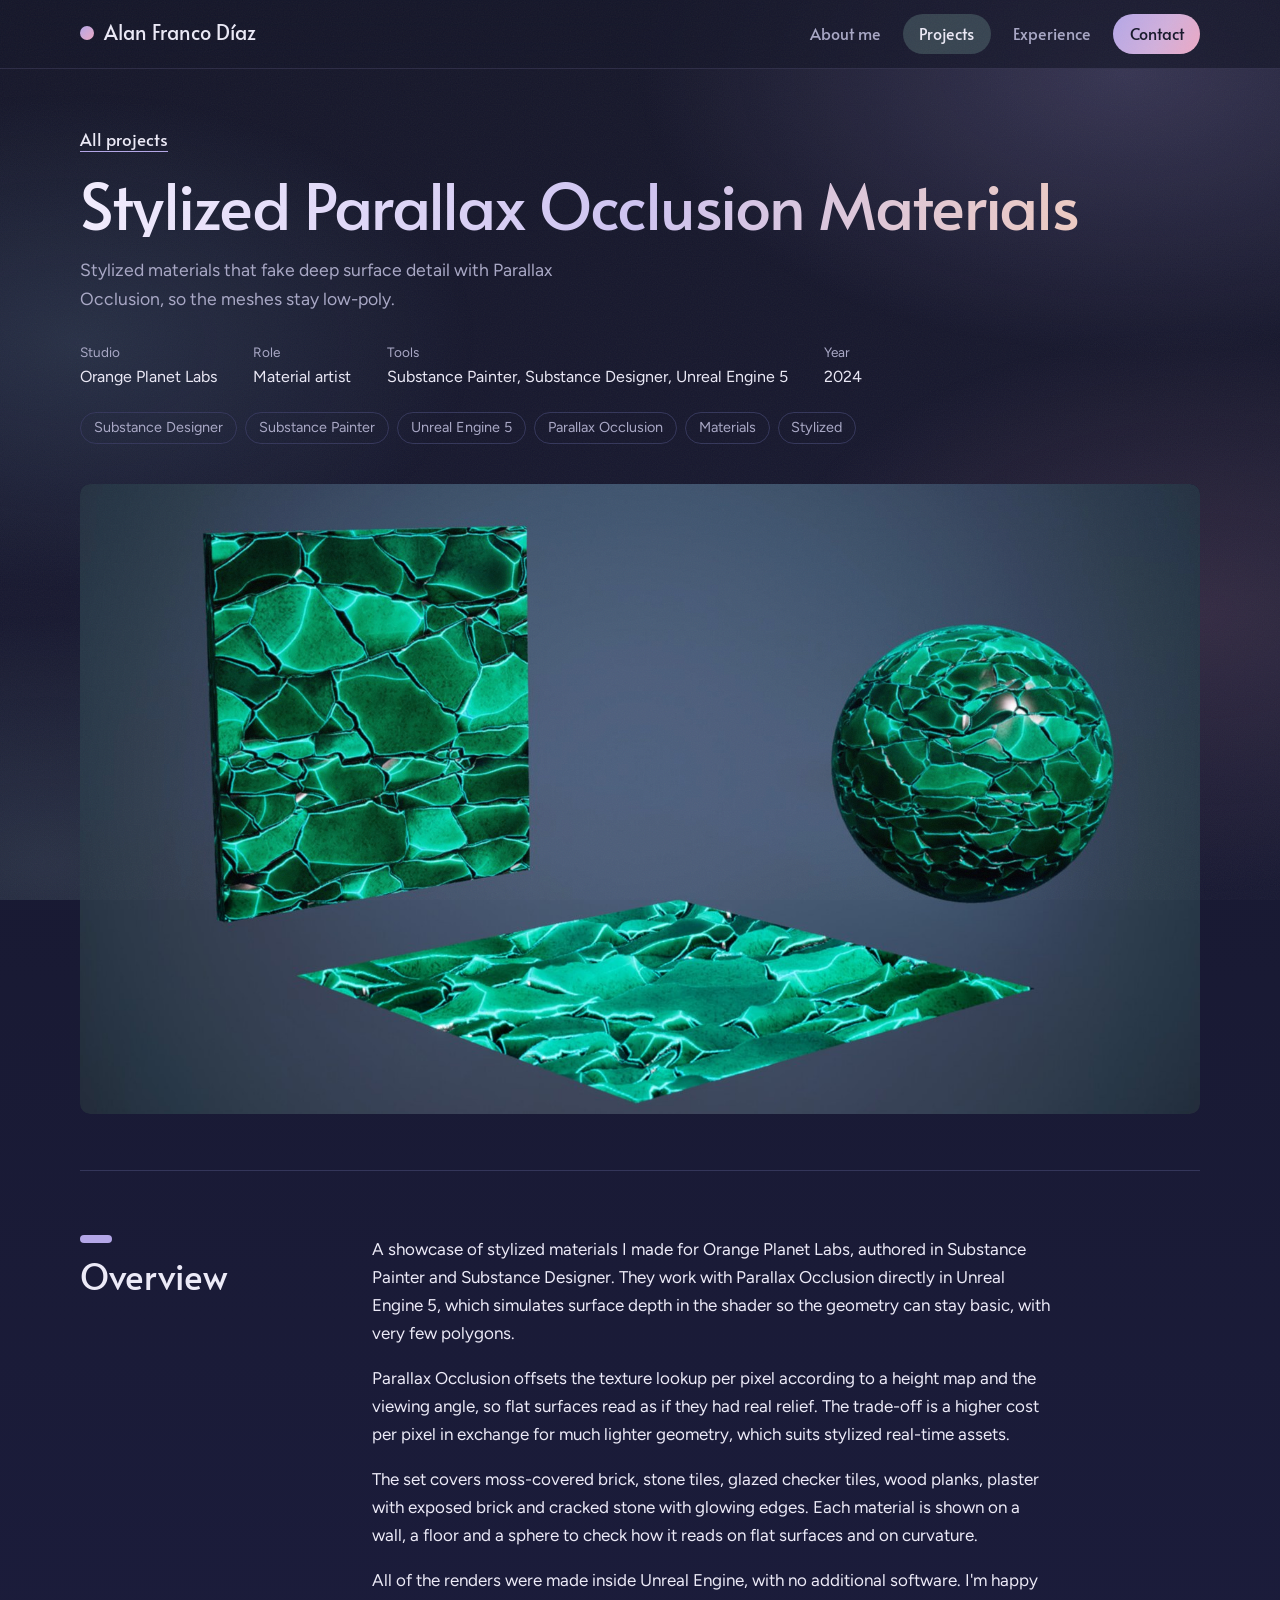
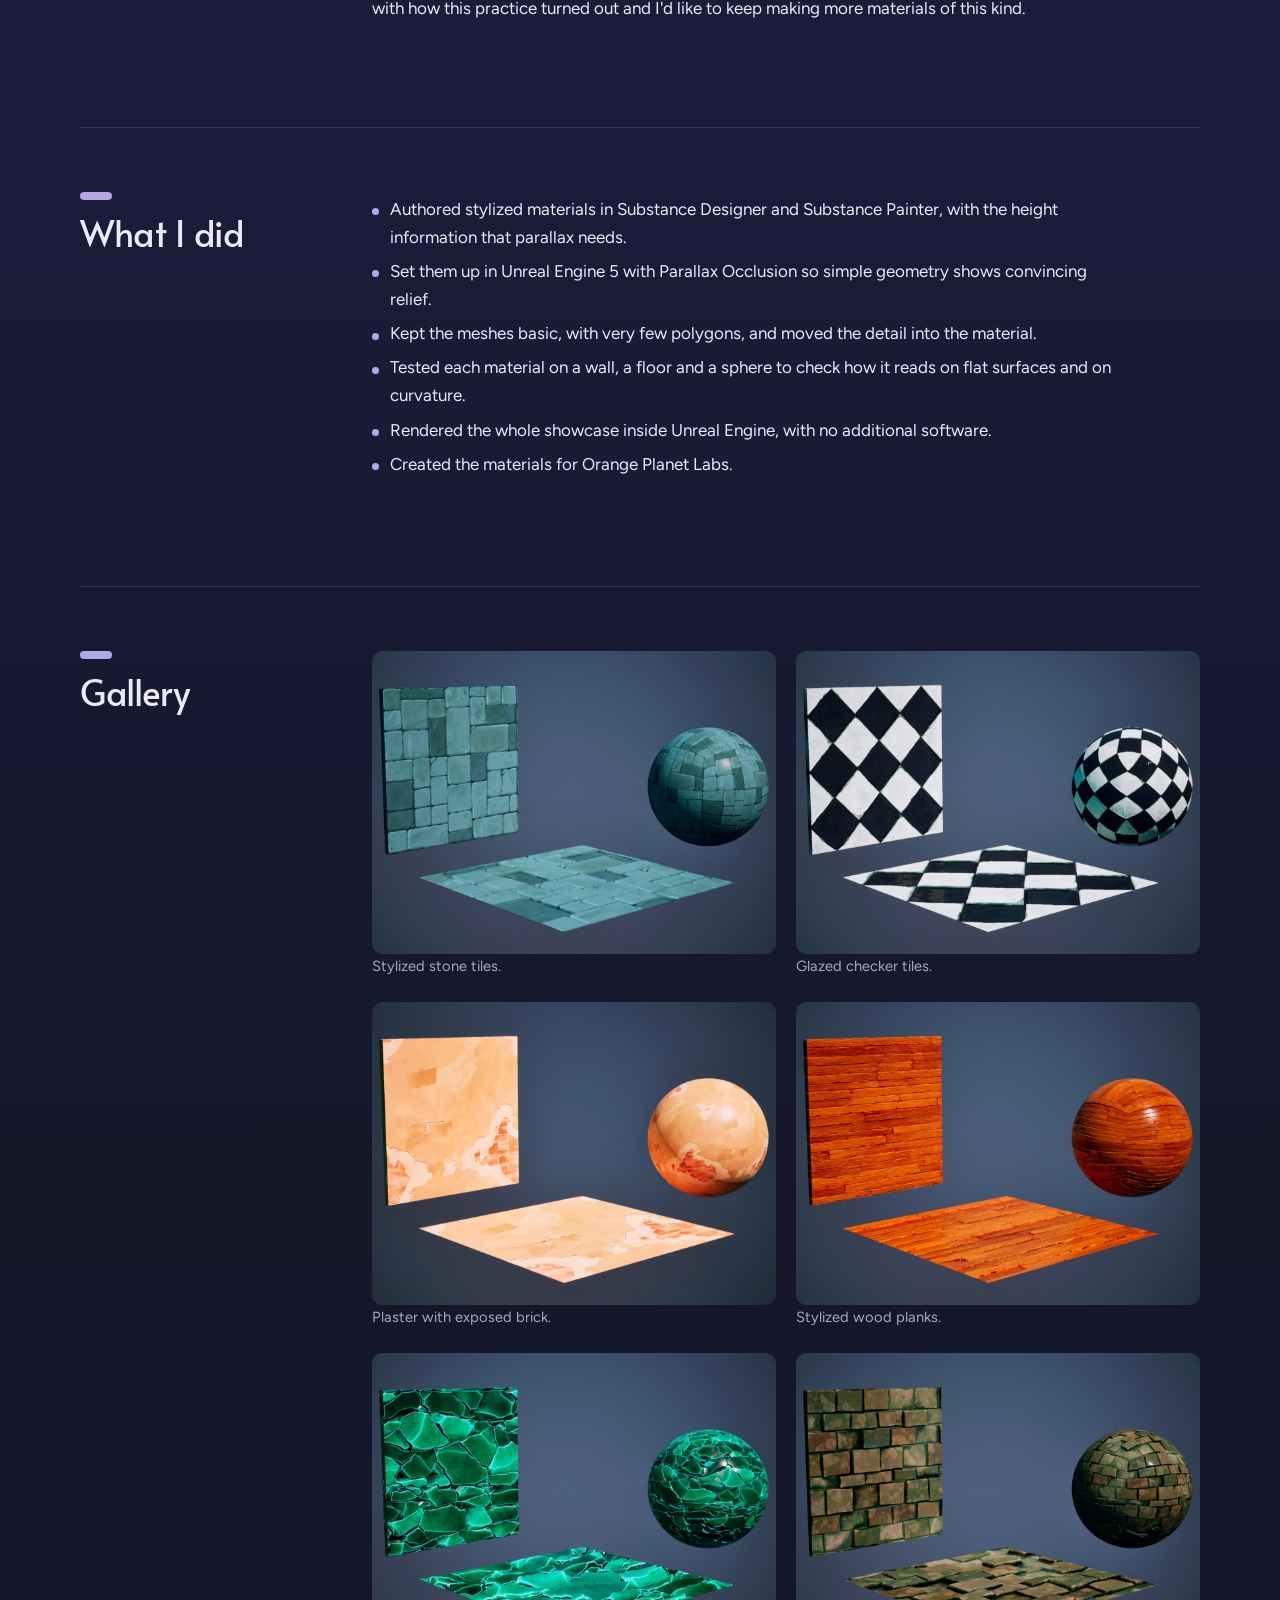
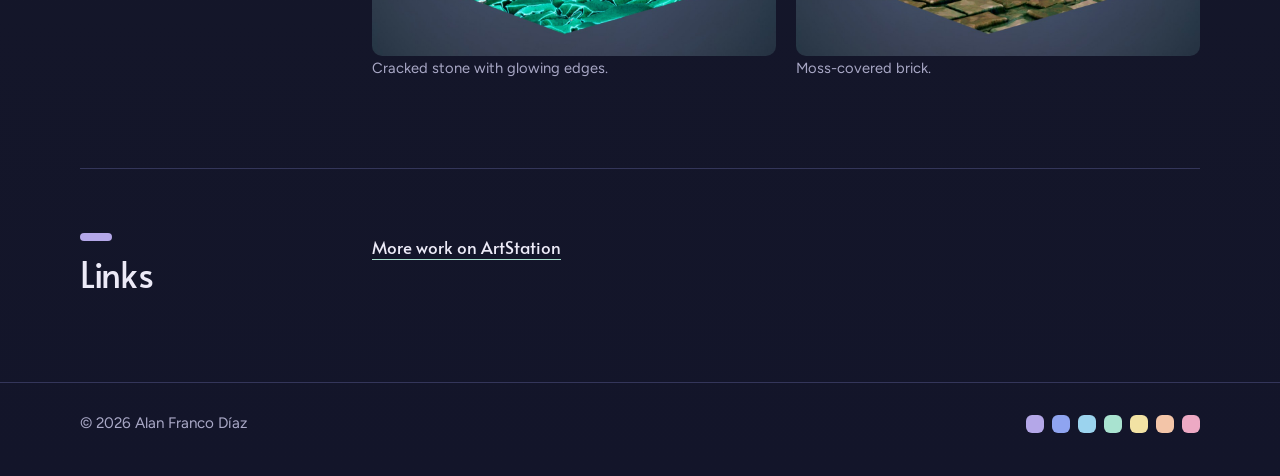
<file: work/stylized-parallax-occlusion-materials.html>
<!DOCTYPE html>
<html lang="en">
<head>
<meta charset="utf-8">
<meta name="viewport" content="width=device-width, initial-scale=1">
<title>Stylized Parallax Occlusion Materials · Alan Franco Díaz</title>
<meta name="description" content="Stylized materials made in Substance Painter and Designer that use Parallax Occlusion in Unreal Engine 5 to simulate detail on basic geometry.">
<link rel="icon" href="data:image/svg+xml,%3Csvg xmlns='http://www.w3.org/2000/svg' viewBox='0 0 32 32'%3E%3Ccircle cx='16' cy='16' r='13' fill='%23B4A7E8'/%3E%3C/svg%3E">
<link rel="preconnect" href="https://fonts.googleapis.com">
<link rel="preconnect" href="https://fonts.gstatic.com" crossorigin>
<link href="https://fonts.googleapis.com/css2?family=Alata&family=Figtree:wght@400..700&display=swap" rel="stylesheet">
<link rel="stylesheet" href="../assets/style.css">
</head>
<body>
<a class="skip" href="#main">Skip to content</a>

<header class="site-header">
  <div class="wrap bar">
    <a class="brand" href="../index.html">Alan Franco Díaz</a>
    <nav aria-label="Main">
      <ul>
        <li><a href="../index.html#about">About me</a></li>
        <li><a href="../projects.html" aria-current="page">Projects</a></li>
        <li><a href="../index.html#experience">Experience</a></li>
        <li><a href="../index.html#contact">Contact</a></li>
      </ul>
    </nav>
  </div>
</header>

<main id="main">
  <section class="page-head case-head">
    <div class="wrap inner">
      <p class="back"><a class="link" href="../projects.html">All projects</a></p>
      <h1 class="page-title">Stylized Parallax Occlusion Materials</h1>
      <p class="page-intro">Stylized materials that fake deep surface detail with Parallax Occlusion, so the meshes stay low-poly.</p>
      <dl class="facts">
        <div><dt>Studio</dt><dd>Orange Planet Labs</dd></div>
        <div><dt>Role</dt><dd>Material artist</dd></div>
        <div><dt>Tools</dt><dd>Substance Painter, Substance Designer, Unreal Engine 5</dd></div>
        <div><dt>Year</dt><dd>2024</dd></div>
      </dl>
      <ul class="tags" aria-label="Skills shown">
        <li>Substance Designer</li>
        <li>Substance Painter</li>
        <li>Unreal Engine 5</li>
        <li>Parallax Occlusion</li>
        <li>Materials</li>
        <li>Stylized</li>
      </ul>
    </div>
  </section>

  <section class="case-cover" aria-label="Cover">
    <div class="wrap">
      <div class="cover-media" style="--fit: cover"><img src="../assets/work/stylized-parallax-occlusion-materials/cover.jpg" alt="Stylized cracked green stone material with glowing edges, shown on a wall, a floor and a sphere" width="1600" height="900"></div>
    </div>
  </section>

  <section aria-labelledby="h-overview">
    <div class="wrap split">
      <h2 id="h-overview">Overview</h2>
      <div>
        <p>A showcase of stylized materials I made for Orange Planet Labs, authored in Substance Painter and Substance Designer. They work with Parallax Occlusion directly in Unreal Engine 5, which simulates surface depth in the shader so the geometry can stay basic, with very few polygons.</p>
        <p>Parallax Occlusion offsets the texture lookup per pixel according to a height map and the viewing angle, so flat surfaces read as if they had real relief. The trade-off is a higher cost per pixel in exchange for much lighter geometry, which suits stylized real-time assets.</p>
        <p>The set covers moss-covered brick, stone tiles, glazed checker tiles, wood planks, plaster with exposed brick and cracked stone with glowing edges. Each material is shown on a wall, a floor and a sphere to check how it reads on flat surfaces and on curvature.</p>
        <p>All of the renders were made inside Unreal Engine, with no additional software. I'm happy with how this practice turned out and I'd like to keep making more materials of this kind.</p>
      </div>
    </div>
  </section>

  <section aria-labelledby="h-did">
    <div class="wrap split">
      <h2 id="h-did">What I did</h2>
      <ul class="bullets">
        <li>Authored stylized materials in Substance Designer and Substance Painter, with the height information that parallax needs.</li>
        <li>Set them up in Unreal Engine 5 with Parallax Occlusion so simple geometry shows convincing relief.</li>
        <li>Kept the meshes basic, with very few polygons, and moved the detail into the material.</li>
        <li>Tested each material on a wall, a floor and a sphere to check how it reads on flat surfaces and on curvature.</li>
        <li>Rendered the whole showcase inside Unreal Engine, with no additional software.</li>
        <li>Created the materials for Orange Planet Labs.</li>
      </ul>
    </div>
  </section>

  <section aria-labelledby="h-gallery">
    <div class="wrap split">
      <h2 id="h-gallery">Gallery</h2>
      <div class="gallery pairs">
        <figure>
          <img src="../assets/work/stylized-parallax-occlusion-materials/01-teal-stone.jpg" alt="Stylized teal stone tiles shown on a wall, a floor and a sphere" width="1200" height="900" loading="lazy">
          <figcaption>Stylized stone tiles.</figcaption>
        </figure>
        <figure>
          <img src="../assets/work/stylized-parallax-occlusion-materials/02-checker-tiles.jpg" alt="Black and white glazed checker tiles shown on a wall, a floor and a sphere" width="1200" height="900" loading="lazy">
          <figcaption>Glazed checker tiles.</figcaption>
        </figure>
        <figure>
          <img src="../assets/work/stylized-parallax-occlusion-materials/03-plaster-brick.jpg" alt="Peach plaster with chipped areas showing red brick, shown on a wall, a floor and a sphere" width="1200" height="900" loading="lazy">
          <figcaption>Plaster with exposed brick.</figcaption>
        </figure>
        <figure>
          <img src="../assets/work/stylized-parallax-occlusion-materials/04-wood-planks.jpg" alt="Orange stylized wood planks shown on a wall, a floor and a sphere" width="1200" height="900" loading="lazy">
          <figcaption>Stylized wood planks.</figcaption>
        </figure>
        <figure>
          <img src="../assets/work/stylized-parallax-occlusion-materials/05-cracked-crystal.jpg" alt="Cracked green stone with glowing cyan edges shown on a wall, a floor and a sphere" width="1200" height="900" loading="lazy">
          <figcaption>Cracked stone with glowing edges.</figcaption>
        </figure>
        <figure>
          <img src="../assets/work/stylized-parallax-occlusion-materials/06-mossy-brick.jpg" alt="Moss-covered brick shown on a wall, a floor and a sphere" width="1200" height="900" loading="lazy">
          <figcaption>Moss-covered brick.</figcaption>
        </figure>
      </div>
    </div>
  </section>

  <section aria-labelledby="h-links">
    <div class="wrap split">
      <h2 id="h-links">Links</h2>
      <ul class="case-links">
        <li><a href="https://www.artstation.com/ifrancou" target="_blank" rel="noopener">More work on ArtStation</a></li>
      </ul>
    </div>
  </section>
</main>

<footer>
  <div class="wrap"><span>© 2026 Alan Franco Díaz</span><span class="swatches" aria-hidden="true"><span style="--c:#B4A7E8"></span><span style="--c:#8FA4F0"></span><span style="--c:#9BD3EE"></span><span style="--c:#A9E3D0"></span><span style="--c:#F2E2A4"></span><span style="--c:#F3C5A8"></span><span style="--c:#EDA9C4"></span></span></div>
</footer>
</body>
</html>
</file>
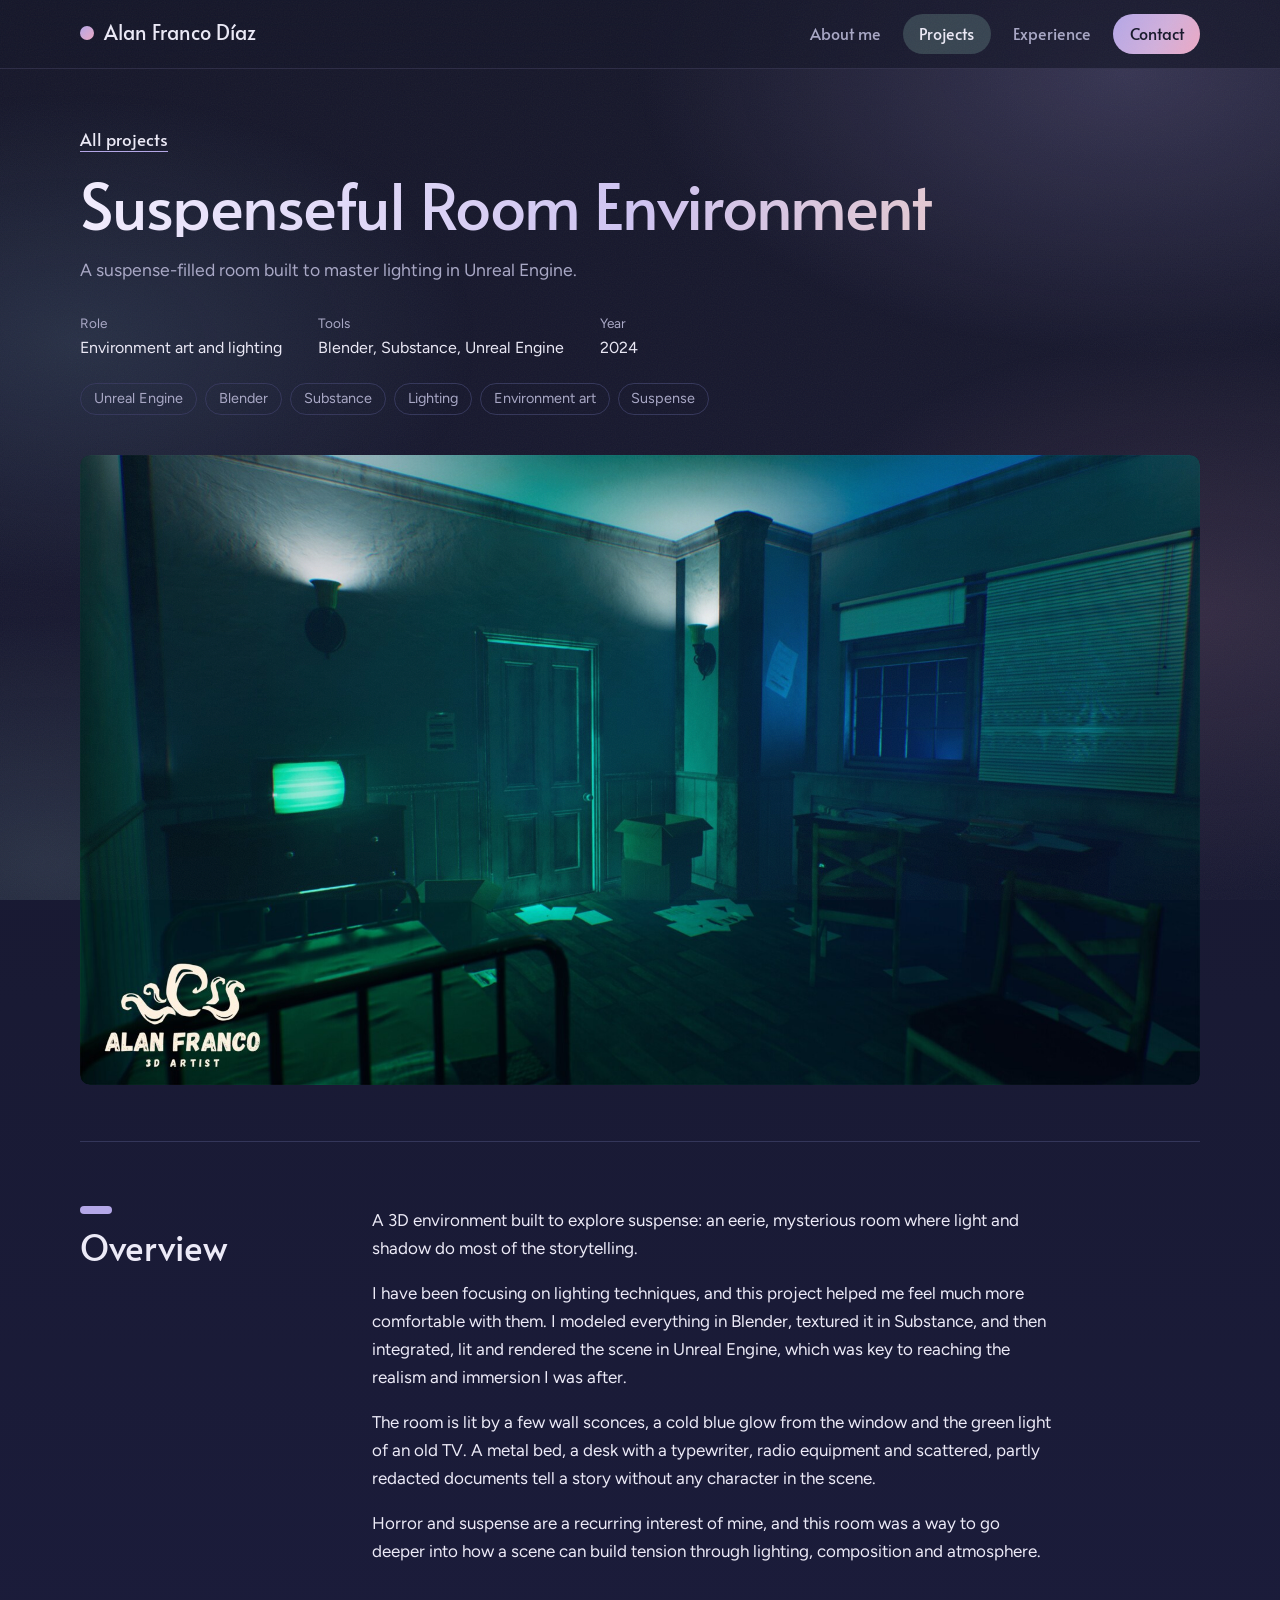
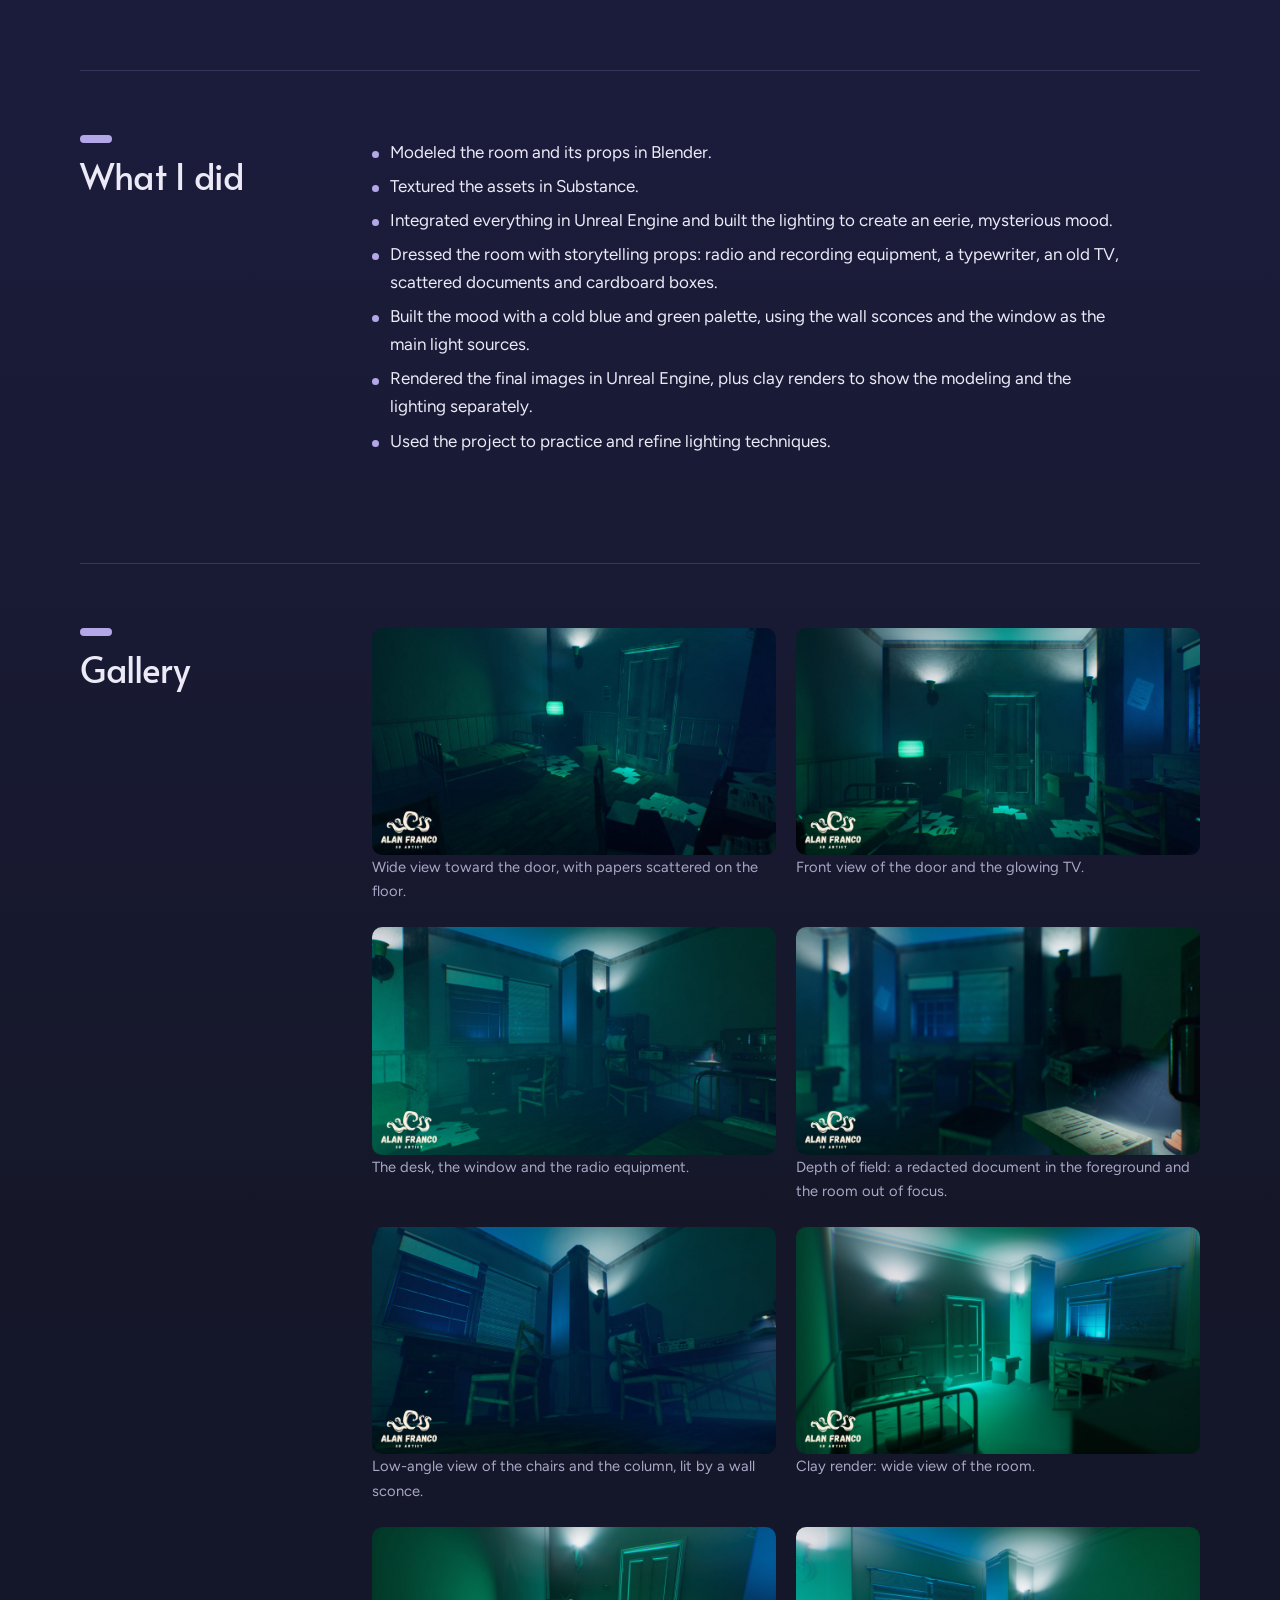
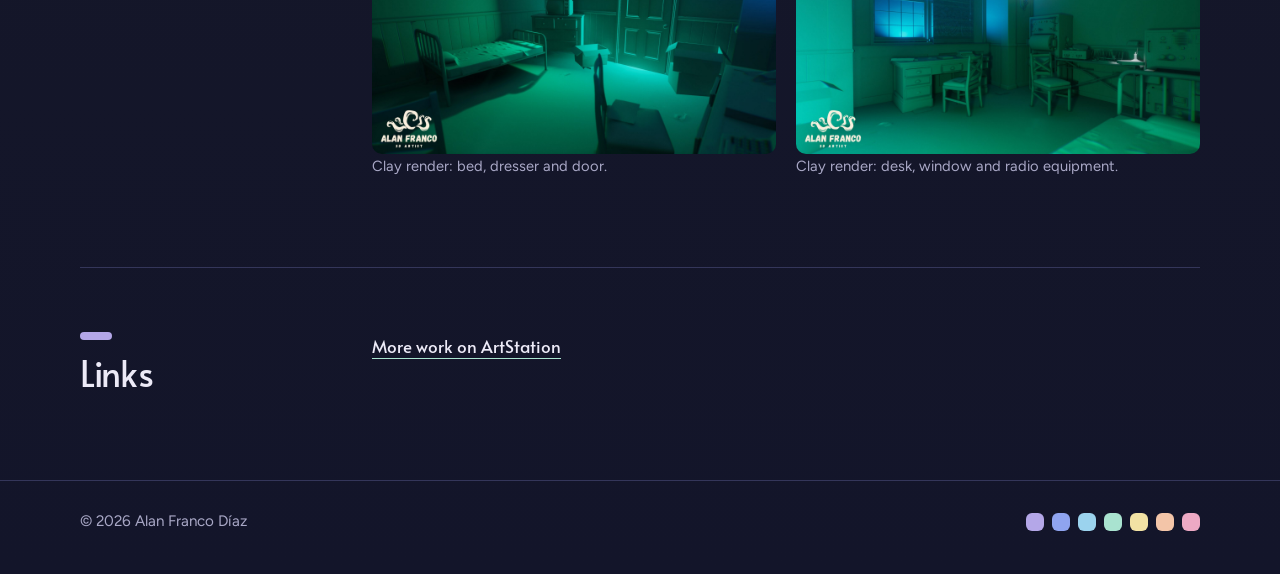
<file: work/suspenseful-room.html>
<!DOCTYPE html>
<html lang="en">
<head>
<meta charset="utf-8">
<meta name="viewport" content="width=device-width, initial-scale=1">
<title>Suspenseful Room Environment · Alan Franco Díaz</title>
<meta name="description" content="A suspenseful 3D room environment made to practice lighting: modeled in Blender, textured in Substance and integrated, lit and rendered in Unreal Engine.">
<link rel="icon" href="data:image/svg+xml,%3Csvg xmlns='http://www.w3.org/2000/svg' viewBox='0 0 32 32'%3E%3Ccircle cx='16' cy='16' r='13' fill='%23B4A7E8'/%3E%3C/svg%3E">
<link rel="preconnect" href="https://fonts.googleapis.com">
<link rel="preconnect" href="https://fonts.gstatic.com" crossorigin>
<link href="https://fonts.googleapis.com/css2?family=Alata&family=Figtree:wght@400..700&display=swap" rel="stylesheet">
<link rel="stylesheet" href="../assets/style.css">
</head>
<body>
<a class="skip" href="#main">Skip to content</a>

<header class="site-header">
  <div class="wrap bar">
    <a class="brand" href="../index.html">Alan Franco Díaz</a>
    <nav aria-label="Main">
      <ul>
        <li><a href="../index.html#about">About me</a></li>
        <li><a href="../projects.html" aria-current="page">Projects</a></li>
        <li><a href="../index.html#experience">Experience</a></li>
        <li><a href="../index.html#contact">Contact</a></li>
      </ul>
    </nav>
  </div>
</header>

<main id="main">
  <section class="page-head case-head">
    <div class="wrap inner">
      <p class="back"><a class="link" href="../projects.html">All projects</a></p>
      <h1 class="page-title">Suspenseful Room Environment</h1>
      <p class="page-intro">A suspense-filled room built to master lighting in Unreal Engine.</p>
      <dl class="facts">
        <div><dt>Role</dt><dd>Environment art and lighting</dd></div>
        <div><dt>Tools</dt><dd>Blender, Substance, Unreal Engine</dd></div>
        <div><dt>Year</dt><dd>2024</dd></div>
      </dl>
      <ul class="tags" aria-label="Skills shown">
        <li>Unreal Engine</li>
        <li>Blender</li>
        <li>Substance</li>
        <li>Lighting</li>
        <li>Environment art</li>
        <li>Suspense</li>
      </ul>
    </div>
  </section>

  <section class="case-cover" aria-label="Cover">
    <div class="wrap">
      <div class="cover-media" style="--fit: cover"><img src="../assets/work/suspenseful-room/cover.jpg" alt="Dim room with a metal bed, a dresser with an old TV glowing green, a paneled door, a desk and a window with blinds, lit by wall sconces and a cold blue light" width="1920" height="1080"></div>
    </div>
  </section>

  <section aria-labelledby="h-overview">
    <div class="wrap split">
      <h2 id="h-overview">Overview</h2>
      <div>
        <p>A 3D environment built to explore suspense: an eerie, mysterious room where light and shadow do most of the storytelling.</p>
        <p>I have been focusing on lighting techniques, and this project helped me feel much more comfortable with them. I modeled everything in Blender, textured it in Substance, and then integrated, lit and rendered the scene in Unreal Engine, which was key to reaching the realism and immersion I was after.</p>
        <p>The room is lit by a few wall sconces, a cold blue glow from the window and the green light of an old TV. A metal bed, a desk with a typewriter, radio equipment and scattered, partly redacted documents tell a story without any character in the scene.</p>
        <p>Horror and suspense are a recurring interest of mine, and this room was a way to go deeper into how a scene can build tension through lighting, composition and atmosphere.</p>
      </div>
    </div>
  </section>

  <section aria-labelledby="h-did">
    <div class="wrap split">
      <h2 id="h-did">What I did</h2>
      <ul class="bullets">
        <li>Modeled the room and its props in Blender.</li>
        <li>Textured the assets in Substance.</li>
        <li>Integrated everything in Unreal Engine and built the lighting to create an eerie, mysterious mood.</li>
        <li>Dressed the room with storytelling props: radio and recording equipment, a typewriter, an old TV, scattered documents and cardboard boxes.</li>
        <li>Built the mood with a cold blue and green palette, using the wall sconces and the window as the main light sources.</li>
        <li>Rendered the final images in Unreal Engine, plus clay renders to show the modeling and the lighting separately.</li>
        <li>Used the project to practice and refine lighting techniques.</li>
      </ul>
    </div>
  </section>

  <section aria-labelledby="h-gallery">
    <div class="wrap split">
      <h2 id="h-gallery">Gallery</h2>
      <div class="gallery pairs">
        <figure>
          <img src="../assets/work/suspenseful-room/01-door-wide.jpg" alt="View from the bed toward the door, with an old TV glowing green on a dresser, papers scattered on the wooden floor and cardboard boxes" width="1920" height="1080" loading="lazy">
          <figcaption>Wide view toward the door, with papers scattered on the floor.</figcaption>
        </figure>
        <figure>
          <img src="../assets/work/suspenseful-room/02-door-front.jpg" alt="Front view of the door with an old TV glowing green on a dresser, wall sconces on both sides and open boxes on the floor" width="1920" height="1080" loading="lazy">
          <figcaption>Front view of the door and the glowing TV.</figcaption>
        </figure>
        <figure>
          <img src="../assets/work/suspenseful-room/03-desk-window.jpg" alt="View toward the desk and the window with blinds, radio equipment on the right and papers on the floor" width="1920" height="1080" loading="lazy">
          <figcaption>The desk, the window and the radio equipment.</figcaption>
        </figure>
        <figure>
          <img src="../assets/work/suspenseful-room/04-depth-of-field.jpg" alt="Out-of-focus view across the room with a document with redacted lines in the foreground" width="1920" height="1080" loading="lazy">
          <figcaption>Depth of field: a redacted document in the foreground and the room out of focus.</figcaption>
        </figure>
        <figure>
          <img src="../assets/work/suspenseful-room/05-low-angle.jpg" alt="Low-angle view of two wooden chairs, a desk, a column and a wall sconce lighting the corner of the ceiling" width="1920" height="1080" loading="lazy">
          <figcaption>Low-angle view of the chairs and the column, lit by a wall sconce.</figcaption>
        </figure>
        <figure>
          <img src="../assets/work/suspenseful-room/06-clay-wide.jpg" alt="Clay render of the room, without textures, with green and blue lighting" width="1920" height="1080" loading="lazy">
          <figcaption>Clay render: wide view of the room.</figcaption>
        </figure>
        <figure>
          <img src="../assets/work/suspenseful-room/07-clay-bed-door.jpg" alt="Clay render of the bed, the dresser with the TV and the door, with green and blue lighting" width="1920" height="1080" loading="lazy">
          <figcaption>Clay render: bed, dresser and door.</figcaption>
        </figure>
        <figure>
          <img src="../assets/work/suspenseful-room/08-clay-desk.jpg" alt="Clay render of the desk, the window and the radio equipment, with green and blue lighting" width="1920" height="1080" loading="lazy">
          <figcaption>Clay render: desk, window and radio equipment.</figcaption>
        </figure>
      </div>
    </div>
  </section>

  <section aria-labelledby="h-links">
    <div class="wrap split">
      <h2 id="h-links">Links</h2>
      <ul class="case-links">
        <li><a href="https://www.artstation.com/ifrancou" target="_blank" rel="noopener">More work on ArtStation</a></li>
      </ul>
    </div>
  </section>
</main>

<footer>
  <div class="wrap"><span>© 2026 Alan Franco Díaz</span><span class="swatches" aria-hidden="true"><span style="--c:#B4A7E8"></span><span style="--c:#8FA4F0"></span><span style="--c:#9BD3EE"></span><span style="--c:#A9E3D0"></span><span style="--c:#F2E2A4"></span><span style="--c:#F3C5A8"></span><span style="--c:#EDA9C4"></span></span></div>
</footer>
</body>
</html>
</file>
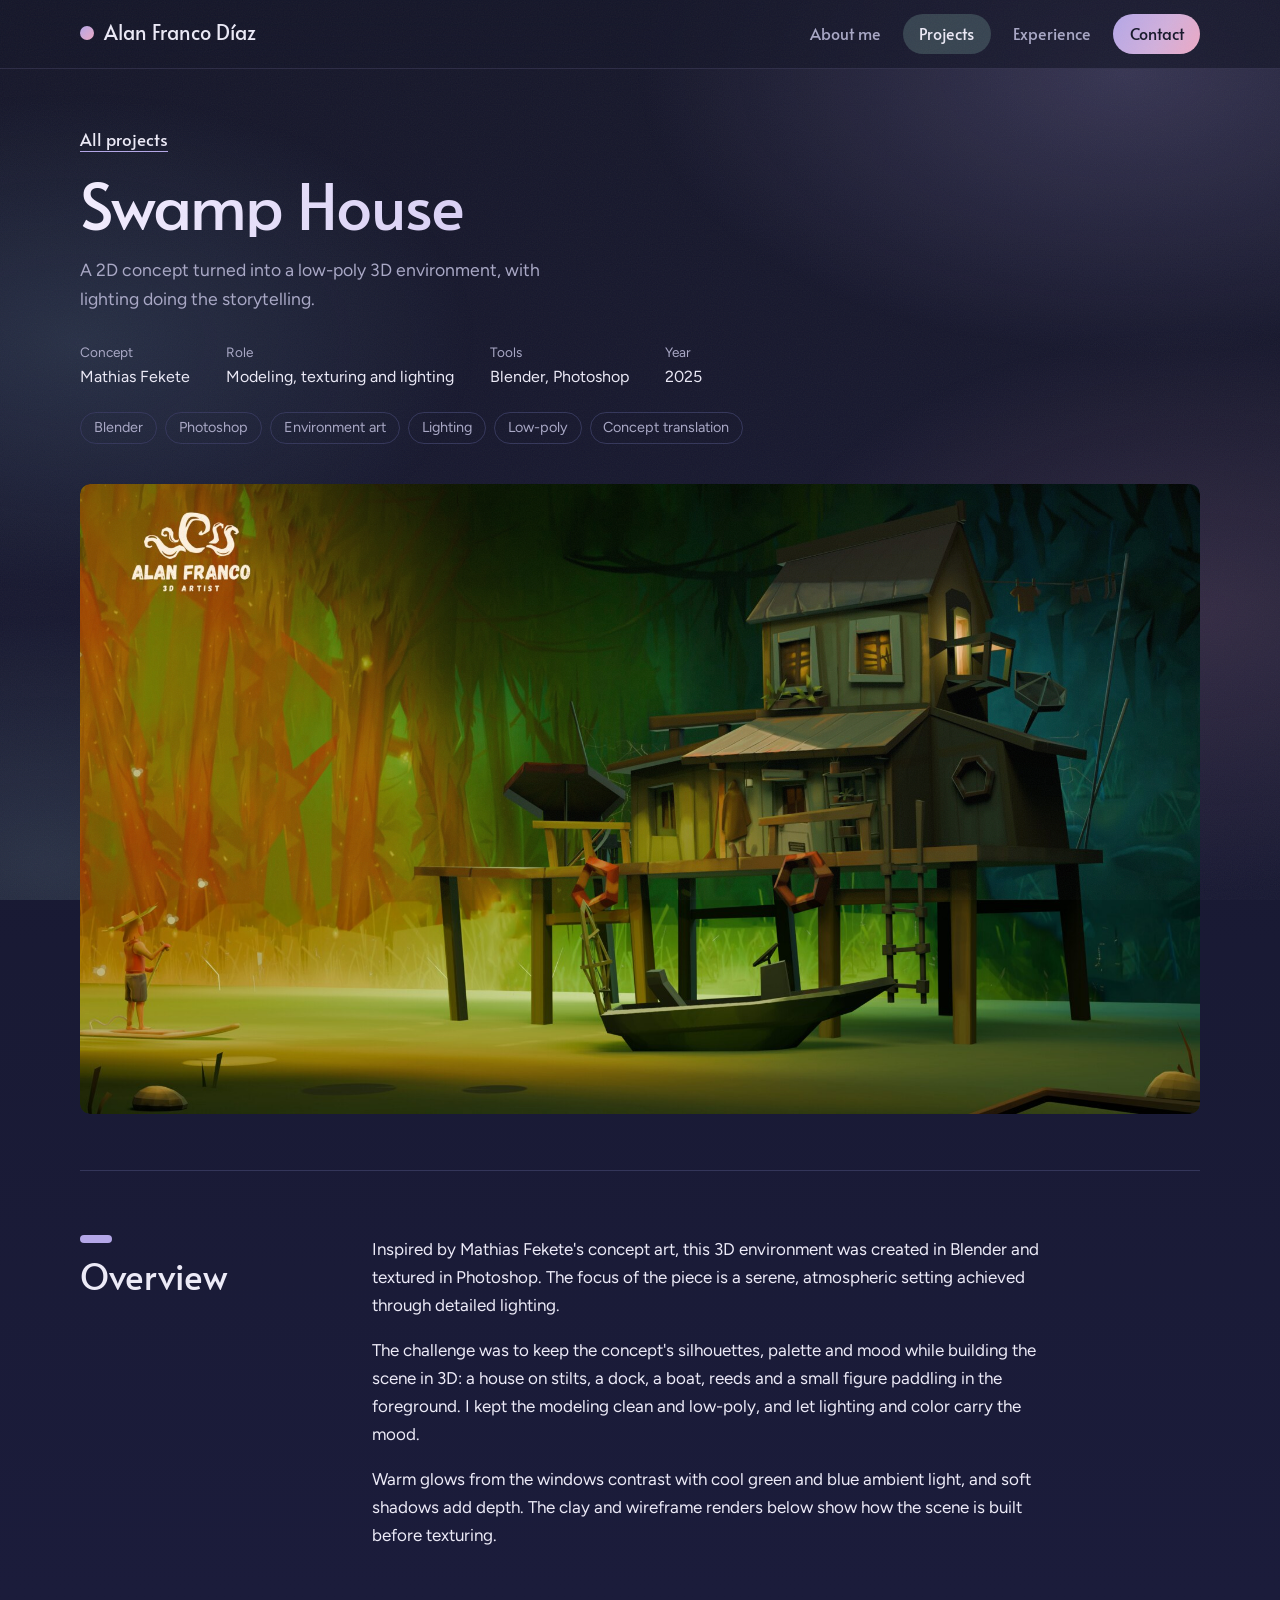
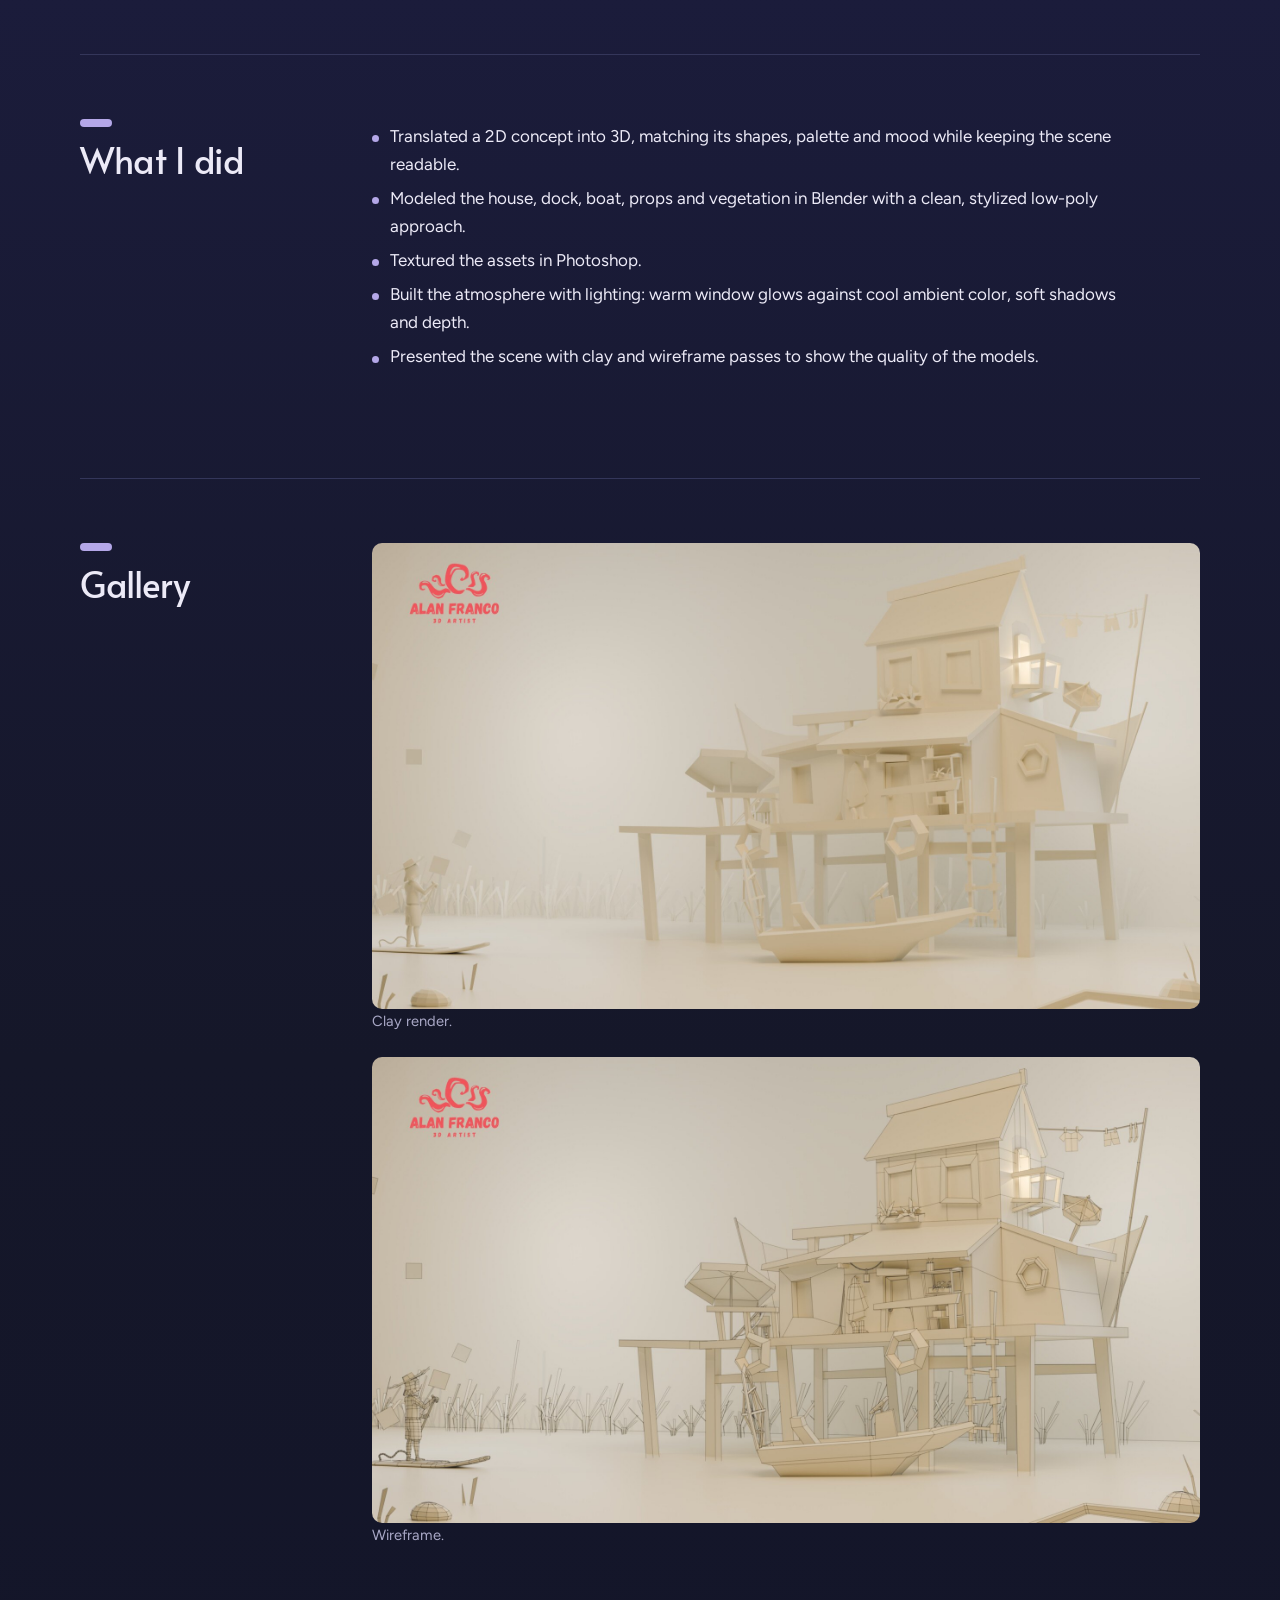
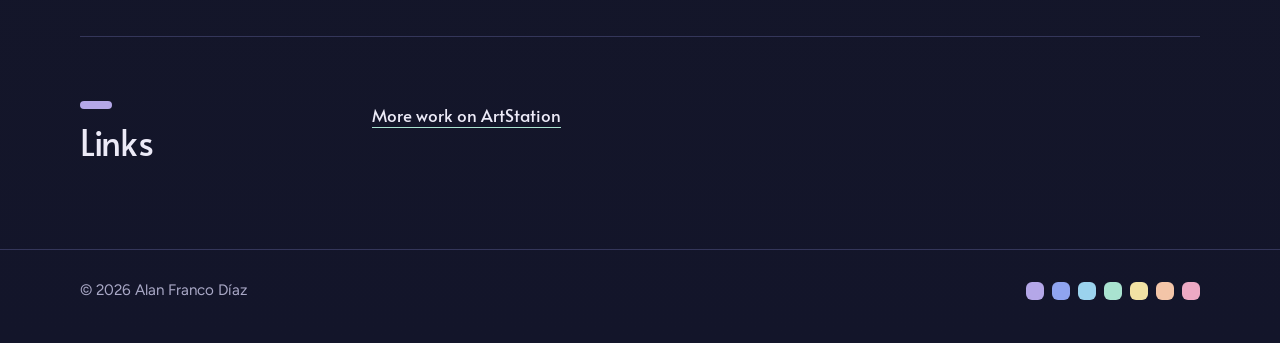
<file: work/swamp-house.html>
<!DOCTYPE html>
<html lang="en">
<head>
<meta charset="utf-8">
<meta name="viewport" content="width=device-width, initial-scale=1">
<title>Swamp House · Alan Franco Díaz</title>
<meta name="description" content="A swamp house environment inspired by Mathias Fekete&#x27;s concept art, modeled in Blender and textured in Photoshop, built around lighting.">
<link rel="icon" href="data:image/svg+xml,%3Csvg xmlns='http://www.w3.org/2000/svg' viewBox='0 0 32 32'%3E%3Ccircle cx='16' cy='16' r='13' fill='%23B4A7E8'/%3E%3C/svg%3E">
<link rel="preconnect" href="https://fonts.googleapis.com">
<link rel="preconnect" href="https://fonts.gstatic.com" crossorigin>
<link href="https://fonts.googleapis.com/css2?family=Alata&family=Figtree:wght@400..700&display=swap" rel="stylesheet">
<link rel="stylesheet" href="../assets/style.css">
</head>
<body>
<a class="skip" href="#main">Skip to content</a>

<header class="site-header">
  <div class="wrap bar">
    <a class="brand" href="../index.html">Alan Franco Díaz</a>
    <nav aria-label="Main">
      <ul>
        <li><a href="../index.html#about">About me</a></li>
        <li><a href="../projects.html" aria-current="page">Projects</a></li>
        <li><a href="../index.html#experience">Experience</a></li>
        <li><a href="../index.html#contact">Contact</a></li>
      </ul>
    </nav>
  </div>
</header>

<main id="main">
  <section class="page-head case-head">
    <div class="wrap inner">
      <p class="back"><a class="link" href="../projects.html">All projects</a></p>
      <h1 class="page-title">Swamp House</h1>
      <p class="page-intro">A 2D concept turned into a low-poly 3D environment, with lighting doing the storytelling.</p>
      <dl class="facts">
        <div><dt>Concept</dt><dd>Mathias Fekete</dd></div>
        <div><dt>Role</dt><dd>Modeling, texturing and lighting</dd></div>
        <div><dt>Tools</dt><dd>Blender, Photoshop</dd></div>
        <div><dt>Year</dt><dd>2025</dd></div>
      </dl>
      <ul class="tags" aria-label="Skills shown">
        <li>Blender</li>
        <li>Photoshop</li>
        <li>Environment art</li>
        <li>Lighting</li>
        <li>Low-poly</li>
        <li>Concept translation</li>
      </ul>
    </div>
  </section>

  <section class="case-cover" aria-label="Cover">
    <div class="wrap">
      <div class="cover-media" style="--fit: cover"><img src="../assets/work/swamp-house/cover.jpg" alt="Stylized swamp house on stilts with a boat, lit by warm windows and glowing green and orange light, with a person paddling on the left" width="1920" height="1080"></div>
    </div>
  </section>

  <section aria-labelledby="h-overview">
    <div class="wrap split">
      <h2 id="h-overview">Overview</h2>
      <div>
        <p>Inspired by Mathias Fekete's concept art, this 3D environment was created in Blender and textured in Photoshop. The focus of the piece is a serene, atmospheric setting achieved through detailed lighting.</p>
        <p>The challenge was to keep the concept's silhouettes, palette and mood while building the scene in 3D: a house on stilts, a dock, a boat, reeds and a small figure paddling in the foreground. I kept the modeling clean and low-poly, and let lighting and color carry the mood.</p>
        <p>Warm glows from the windows contrast with cool green and blue ambient light, and soft shadows add depth. The clay and wireframe renders below show how the scene is built before texturing.</p>
      </div>
    </div>
  </section>

  <section aria-labelledby="h-did">
    <div class="wrap split">
      <h2 id="h-did">What I did</h2>
      <ul class="bullets">
        <li>Translated a 2D concept into 3D, matching its shapes, palette and mood while keeping the scene readable.</li>
        <li>Modeled the house, dock, boat, props and vegetation in Blender with a clean, stylized low-poly approach.</li>
        <li>Textured the assets in Photoshop.</li>
        <li>Built the atmosphere with lighting: warm window glows against cool ambient color, soft shadows and depth.</li>
        <li>Presented the scene with clay and wireframe passes to show the quality of the models.</li>
      </ul>
    </div>
  </section>

  <section aria-labelledby="h-gallery">
    <div class="wrap split">
      <h2 id="h-gallery">Gallery</h2>
      <div class="gallery single">
        <figure>
          <img src="../assets/work/swamp-house/02-clay.jpg" alt="Clay render of the swamp house scene, without textures" width="1920" height="1080" loading="lazy">
          <figcaption>Clay render.</figcaption>
        </figure>
        <figure>
          <img src="../assets/work/swamp-house/03-wireframe.jpg" alt="Wireframe view of the swamp house scene showing the mesh" width="1920" height="1080" loading="lazy">
          <figcaption>Wireframe.</figcaption>
        </figure>
      </div>
    </div>
  </section>

  <section aria-labelledby="h-links">
    <div class="wrap split">
      <h2 id="h-links">Links</h2>
      <ul class="case-links">
        <li><a href="https://www.artstation.com/ifrancou" target="_blank" rel="noopener">More work on ArtStation</a></li>
      </ul>
    </div>
  </section>
</main>

<footer>
  <div class="wrap"><span>© 2026 Alan Franco Díaz</span><span class="swatches" aria-hidden="true"><span style="--c:#B4A7E8"></span><span style="--c:#8FA4F0"></span><span style="--c:#9BD3EE"></span><span style="--c:#A9E3D0"></span><span style="--c:#F2E2A4"></span><span style="--c:#F3C5A8"></span><span style="--c:#EDA9C4"></span></span></div>
</footer>
</body>
</html>
</file>
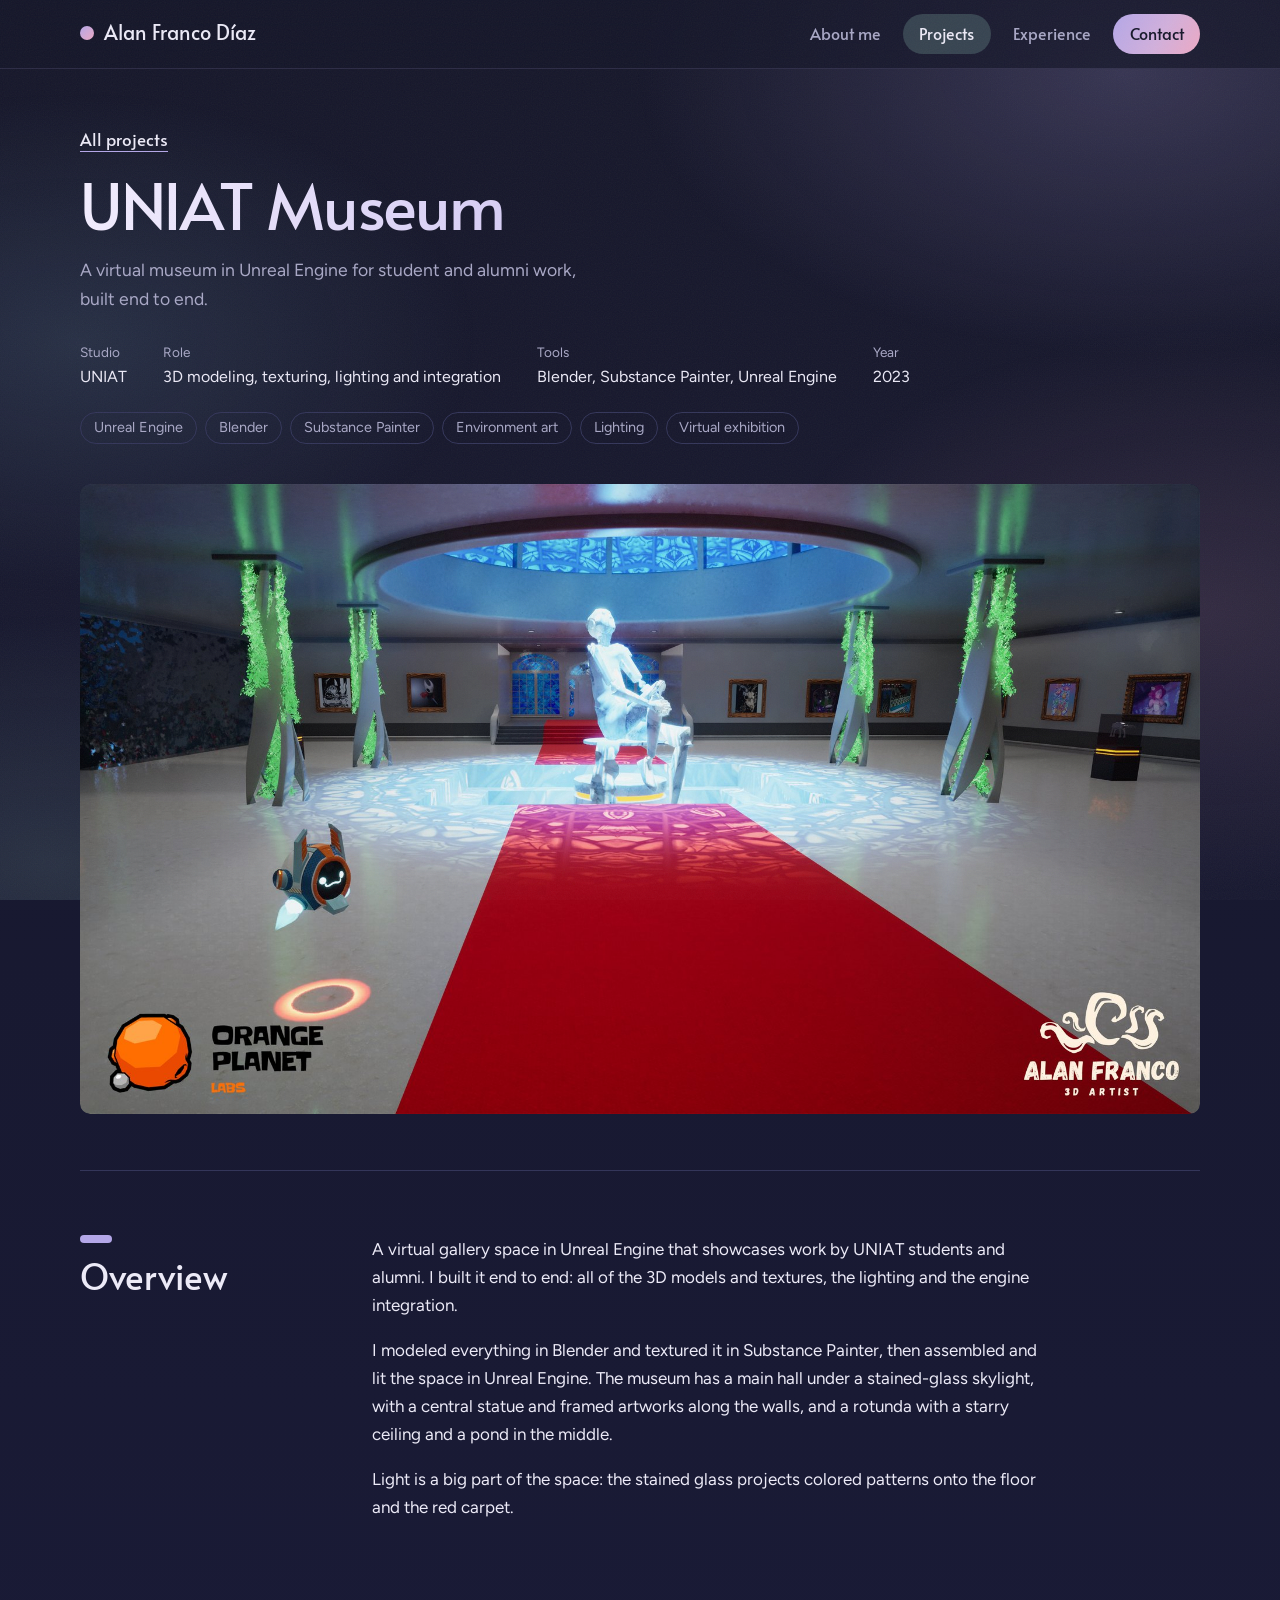
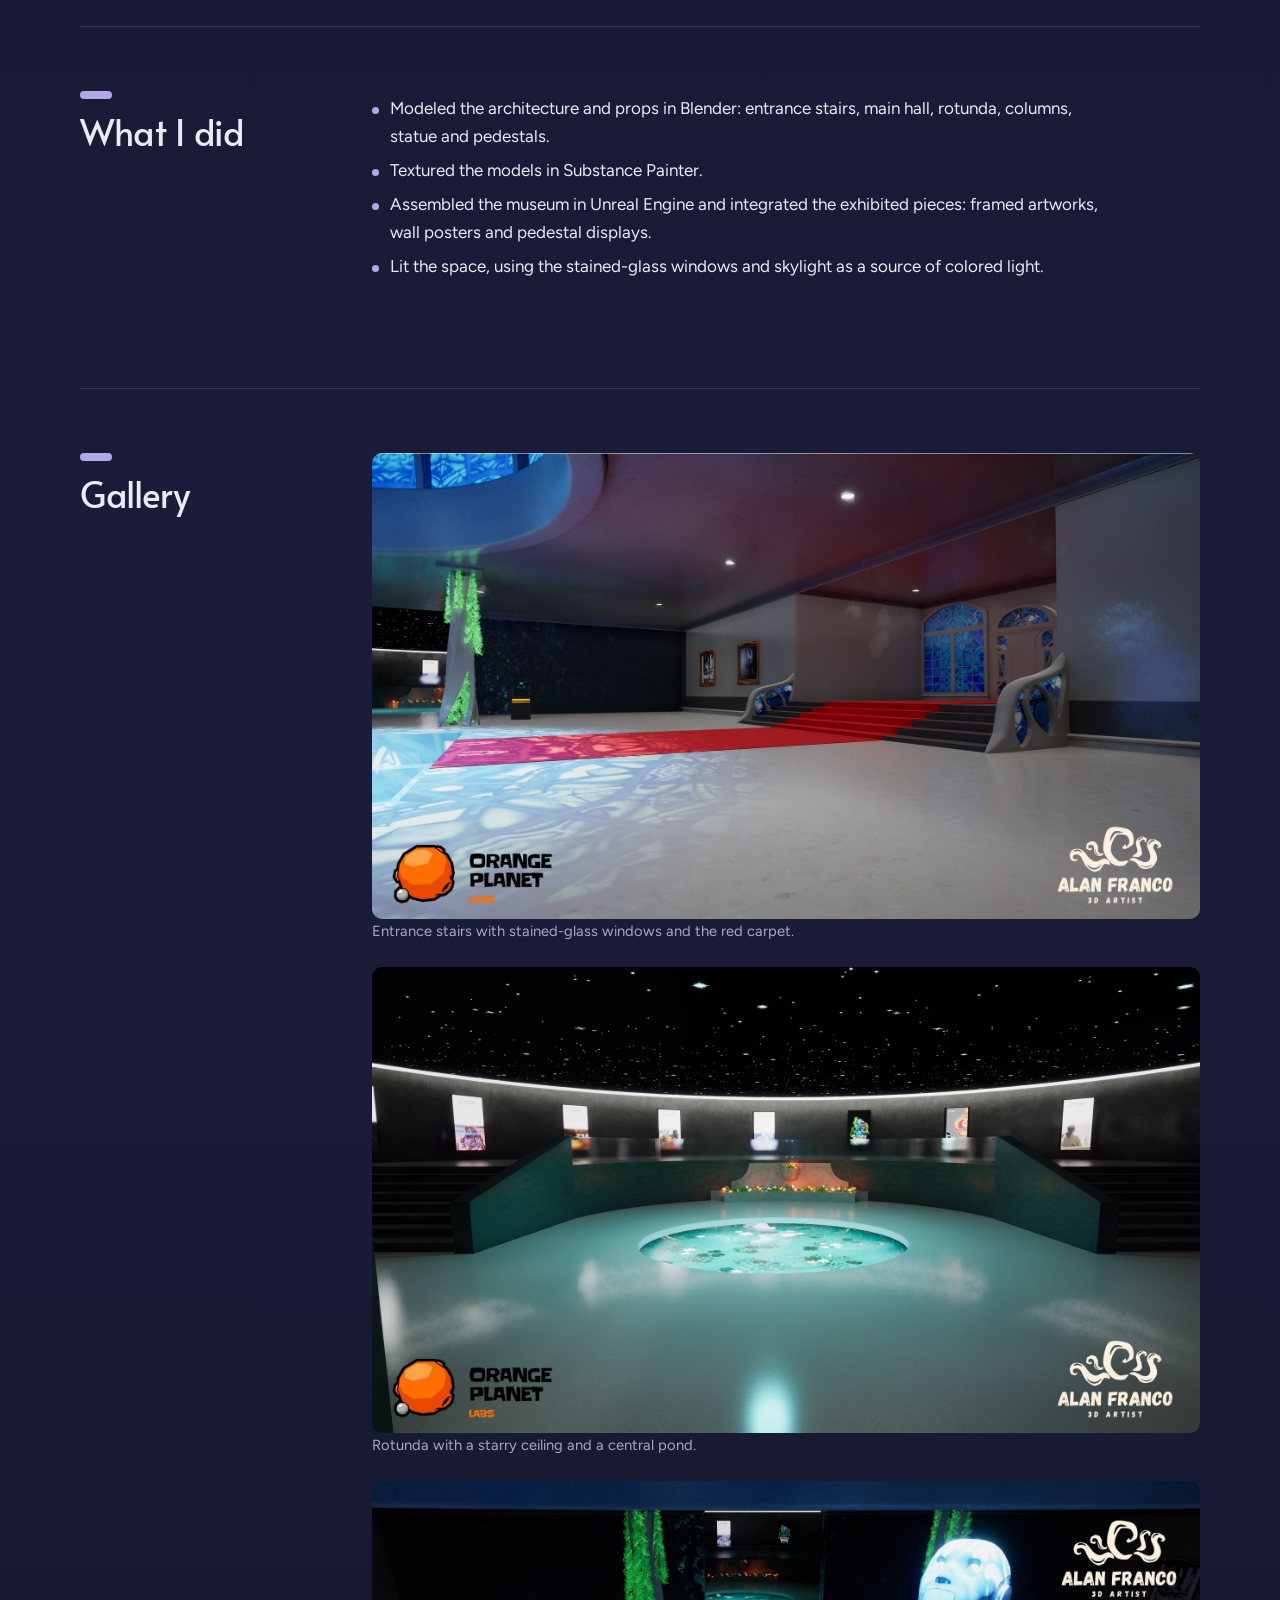
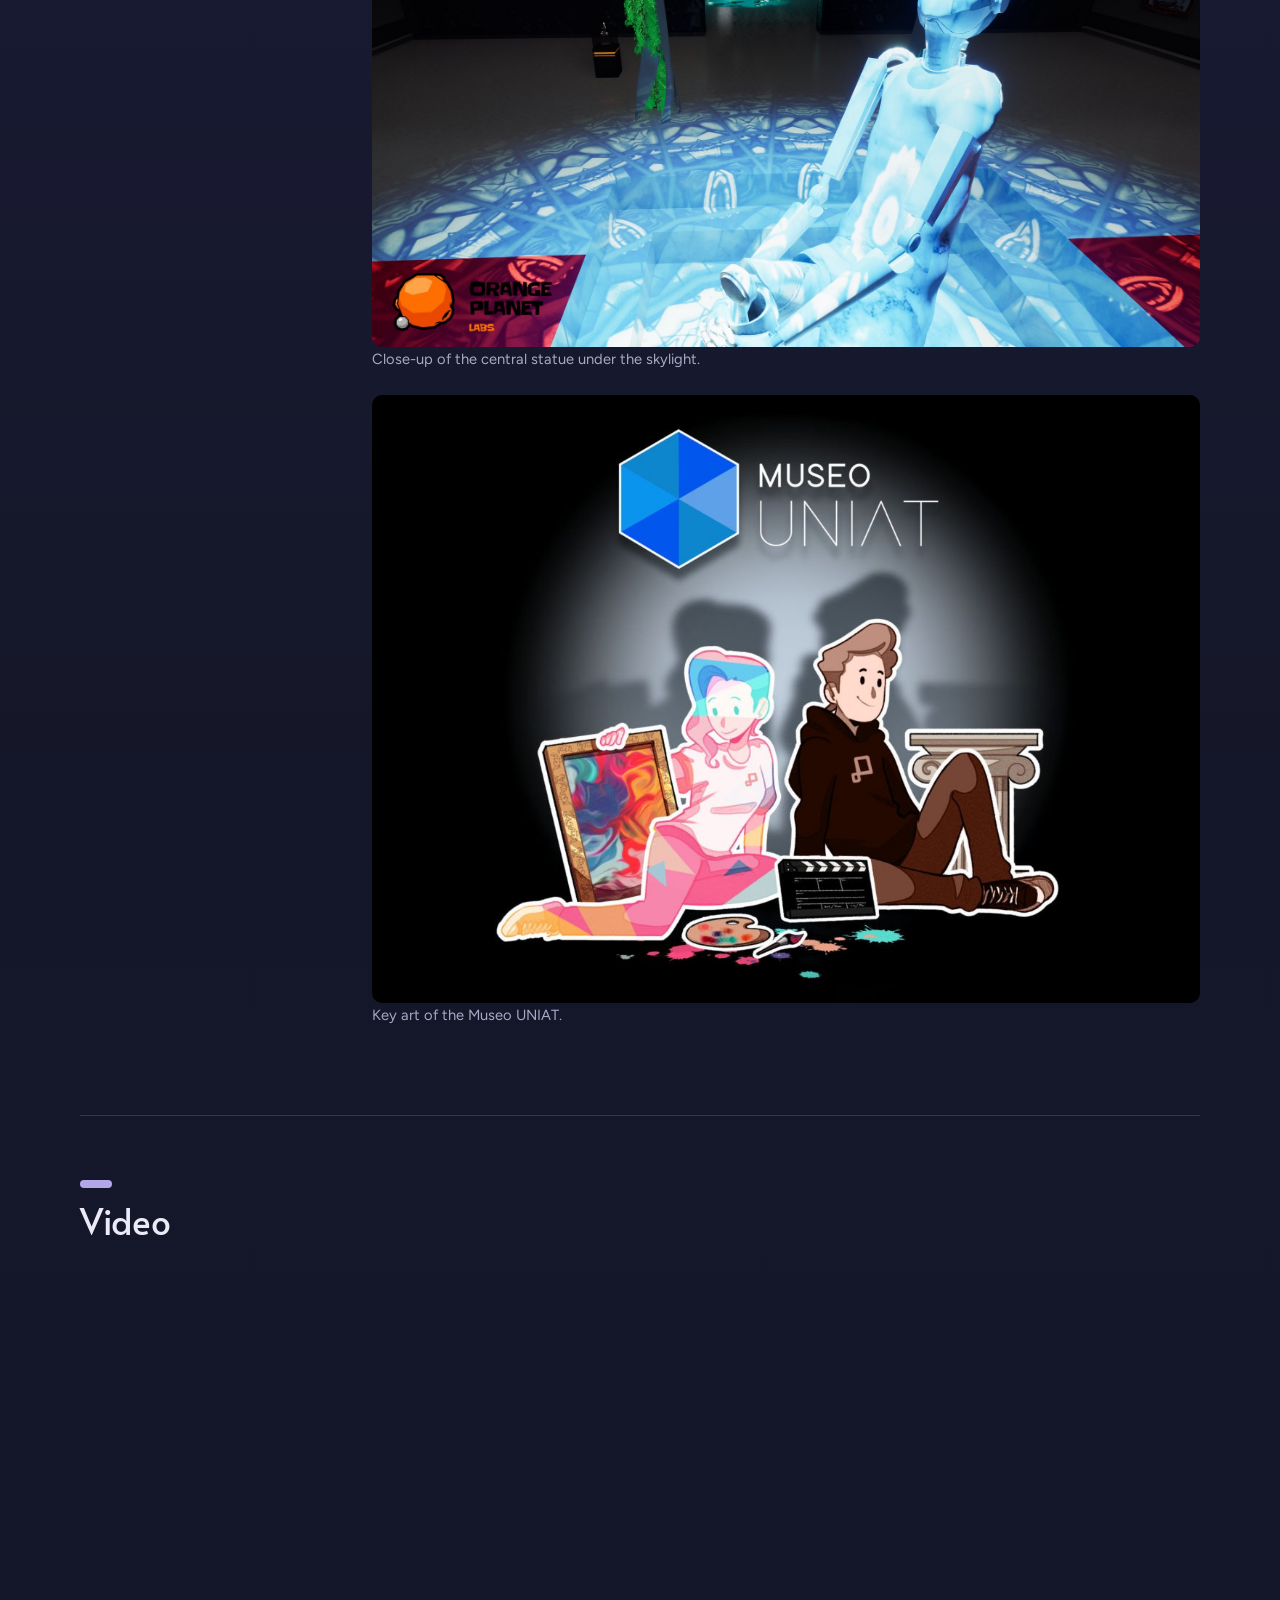
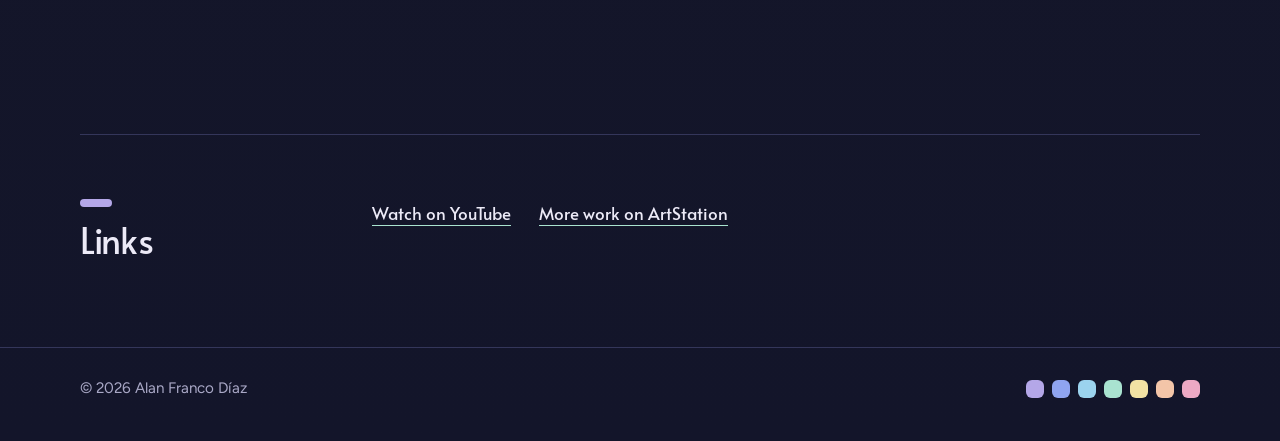
<file: work/uniat-museum.html>
<!DOCTYPE html>
<html lang="en">
<head>
<meta charset="utf-8">
<meta name="viewport" content="width=device-width, initial-scale=1">
<title>UNIAT Museum · Alan Franco Díaz</title>
<meta name="description" content="A virtual gallery in Unreal Engine for UNIAT student and alumni work: 3D modeling in Blender, texturing in Substance Painter, lighting and engine integration.">
<link rel="icon" href="data:image/svg+xml,%3Csvg xmlns='http://www.w3.org/2000/svg' viewBox='0 0 32 32'%3E%3Ccircle cx='16' cy='16' r='13' fill='%23B4A7E8'/%3E%3C/svg%3E">
<link rel="preconnect" href="https://fonts.googleapis.com">
<link rel="preconnect" href="https://fonts.gstatic.com" crossorigin>
<link href="https://fonts.googleapis.com/css2?family=Alata&family=Figtree:wght@400..700&display=swap" rel="stylesheet">
<link rel="stylesheet" href="../assets/style.css">
</head>
<body>
<a class="skip" href="#main">Skip to content</a>

<header class="site-header">
  <div class="wrap bar">
    <a class="brand" href="../index.html">Alan Franco Díaz</a>
    <nav aria-label="Main">
      <ul>
        <li><a href="../index.html#about">About me</a></li>
        <li><a href="../projects.html" aria-current="page">Projects</a></li>
        <li><a href="../index.html#experience">Experience</a></li>
        <li><a href="../index.html#contact">Contact</a></li>
      </ul>
    </nav>
  </div>
</header>

<main id="main">
  <section class="page-head case-head">
    <div class="wrap inner">
      <p class="back"><a class="link" href="../projects.html">All projects</a></p>
      <h1 class="page-title">UNIAT Museum</h1>
      <p class="page-intro">A virtual museum in Unreal Engine for student and alumni work, built end to end.</p>
      <dl class="facts">
        <div><dt>Studio</dt><dd>UNIAT</dd></div>
        <div><dt>Role</dt><dd>3D modeling, texturing, lighting and integration</dd></div>
        <div><dt>Tools</dt><dd>Blender, Substance Painter, Unreal Engine</dd></div>
        <div><dt>Year</dt><dd>2023</dd></div>
      </dl>
      <ul class="tags" aria-label="Skills shown">
        <li>Unreal Engine</li>
        <li>Blender</li>
        <li>Substance Painter</li>
        <li>Environment art</li>
        <li>Lighting</li>
        <li>Virtual exhibition</li>
      </ul>
    </div>
  </section>

  <section class="case-cover" aria-label="Cover">
    <div class="wrap">
      <div class="cover-media" style="--fit: cover"><img src="../assets/work/uniat-museum/cover.jpg" alt="Main hall of the virtual museum with a glowing statue under a stained-glass skylight, a red carpet, green columns and framed artworks, and a small floating robot" width="1920" height="1080"></div>
    </div>
  </section>

  <section aria-labelledby="h-overview">
    <div class="wrap split">
      <h2 id="h-overview">Overview</h2>
      <div>
        <p>A virtual gallery space in Unreal Engine that showcases work by UNIAT students and alumni. I built it end to end: all of the 3D models and textures, the lighting and the engine integration.</p>
        <p>I modeled everything in Blender and textured it in Substance Painter, then assembled and lit the space in Unreal Engine. The museum has a main hall under a stained-glass skylight, with a central statue and framed artworks along the walls, and a rotunda with a starry ceiling and a pond in the middle.</p>
        <p>Light is a big part of the space: the stained glass projects colored patterns onto the floor and the red carpet.</p>
      </div>
    </div>
  </section>

  <section aria-labelledby="h-did">
    <div class="wrap split">
      <h2 id="h-did">What I did</h2>
      <ul class="bullets">
        <li>Modeled the architecture and props in Blender: entrance stairs, main hall, rotunda, columns, statue and pedestals.</li>
        <li>Textured the models in Substance Painter.</li>
        <li>Assembled the museum in Unreal Engine and integrated the exhibited pieces: framed artworks, wall posters and pedestal displays.</li>
        <li>Lit the space, using the stained-glass windows and skylight as a source of colored light.</li>
      </ul>
    </div>
  </section>

  <section aria-labelledby="h-gallery">
    <div class="wrap split">
      <h2 id="h-gallery">Gallery</h2>
      <div class="gallery single">
        <figure>
          <img src="../assets/work/uniat-museum/01-entrance.jpg" alt="Museum entrance with stairs, a red carpet and stained-glass windows" width="1920" height="1080" loading="lazy">
          <figcaption>Entrance stairs with stained-glass windows and the red carpet.</figcaption>
        </figure>
        <figure>
          <img src="../assets/work/uniat-museum/02-rotunda.jpg" alt="Circular hall with a starry ceiling, posters on the walls and a central pond with lilies" width="1920" height="1080" loading="lazy">
          <figcaption>Rotunda with a starry ceiling and a central pond.</figcaption>
        </figure>
        <figure>
          <img src="../assets/work/uniat-museum/03-statue.jpg" alt="Close-up of the glowing statue of a seated figure with light patterns from the stained-glass skylight on the floor" width="1920" height="1080" loading="lazy">
          <figcaption>Close-up of the central statue under the skylight.</figcaption>
        </figure>
        <figure>
          <img src="../assets/work/uniat-museum/04-key-art.jpg" alt="Key art of the Museo UNIAT with two illustrated characters, a painting, a clapperboard and a column" width="1140" height="836" loading="lazy">
          <figcaption>Key art of the Museo UNIAT.</figcaption>
        </figure>
      </div>
    </div>
  </section>

  <section aria-labelledby="h-video">
    <div class="wrap split">
      <h2 id="h-video">Video</h2>
      <div>
        <div class="video-box"><iframe src="https://www.youtube-nocookie.com/embed/9gj4suMhYN8" title="UNIAT Museum video" loading="lazy" allow="accelerometer; encrypted-media; gyroscope; picture-in-picture; web-share" referrerpolicy="strict-origin-when-cross-origin" allowfullscreen></iframe></div>
      </div>
    </div>
  </section>

  <section aria-labelledby="h-links">
    <div class="wrap split">
      <h2 id="h-links">Links</h2>
      <ul class="case-links">
        <li><a href="https://www.youtube.com/watch?v=9gj4suMhYN8" target="_blank" rel="noopener">Watch on YouTube</a></li>
        <li><a href="https://www.artstation.com/ifrancou" target="_blank" rel="noopener">More work on ArtStation</a></li>
      </ul>
    </div>
  </section>
</main>

<footer>
  <div class="wrap"><span>© 2026 Alan Franco Díaz</span><span class="swatches" aria-hidden="true"><span style="--c:#B4A7E8"></span><span style="--c:#8FA4F0"></span><span style="--c:#9BD3EE"></span><span style="--c:#A9E3D0"></span><span style="--c:#F2E2A4"></span><span style="--c:#F3C5A8"></span><span style="--c:#EDA9C4"></span></span></div>
</footer>
</body>
</html>
</file>
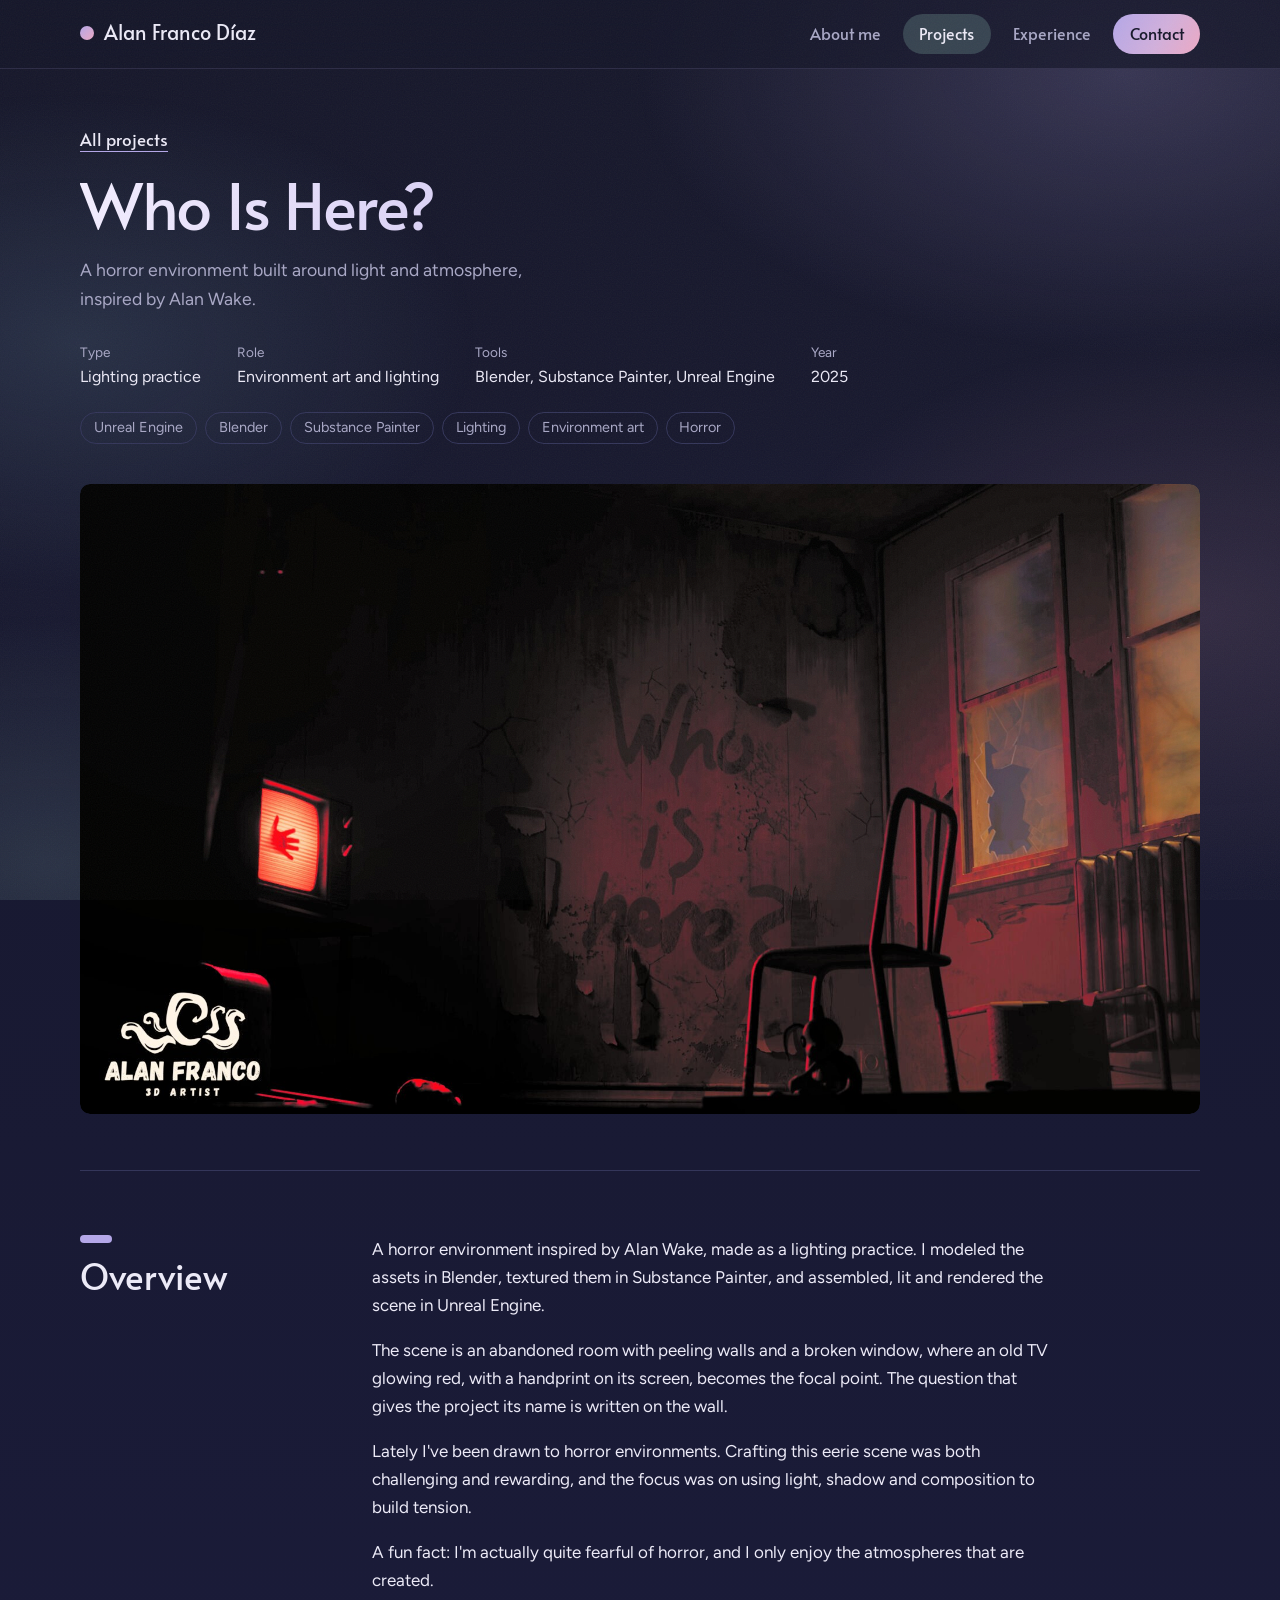
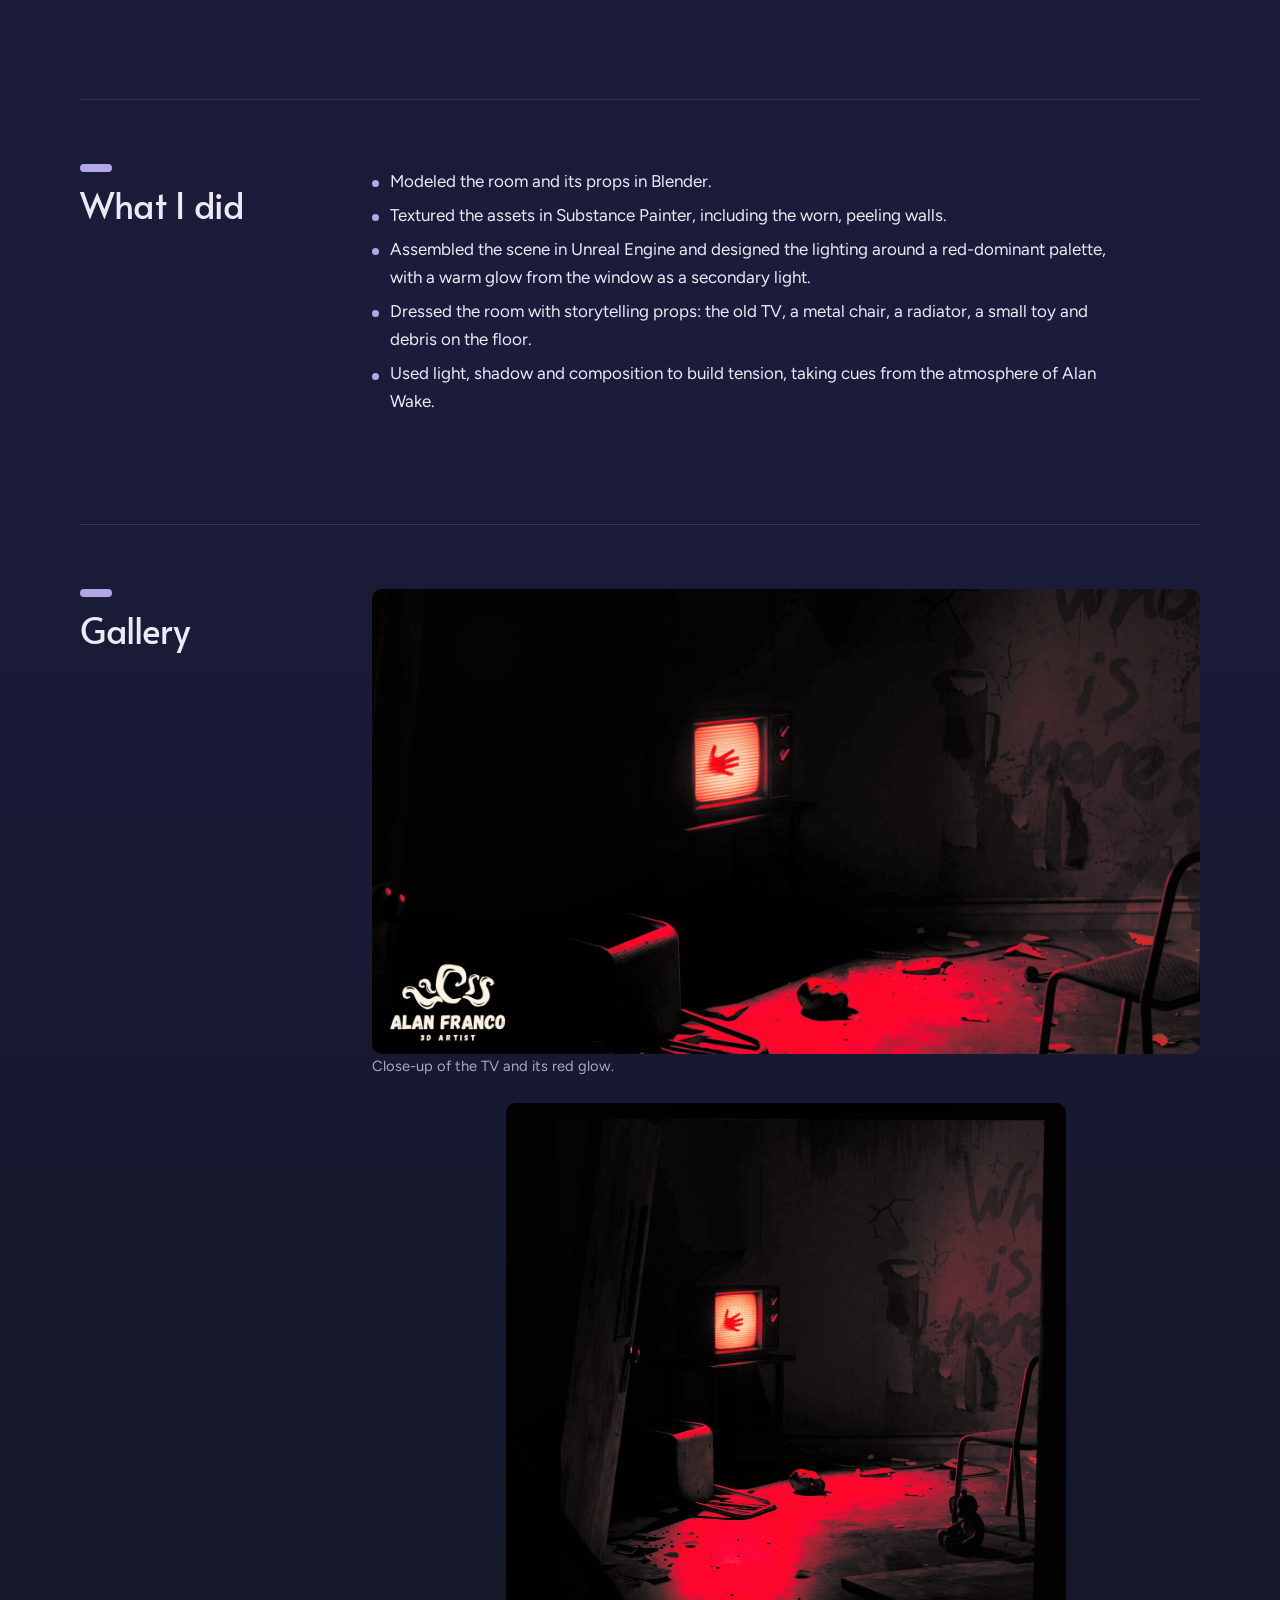
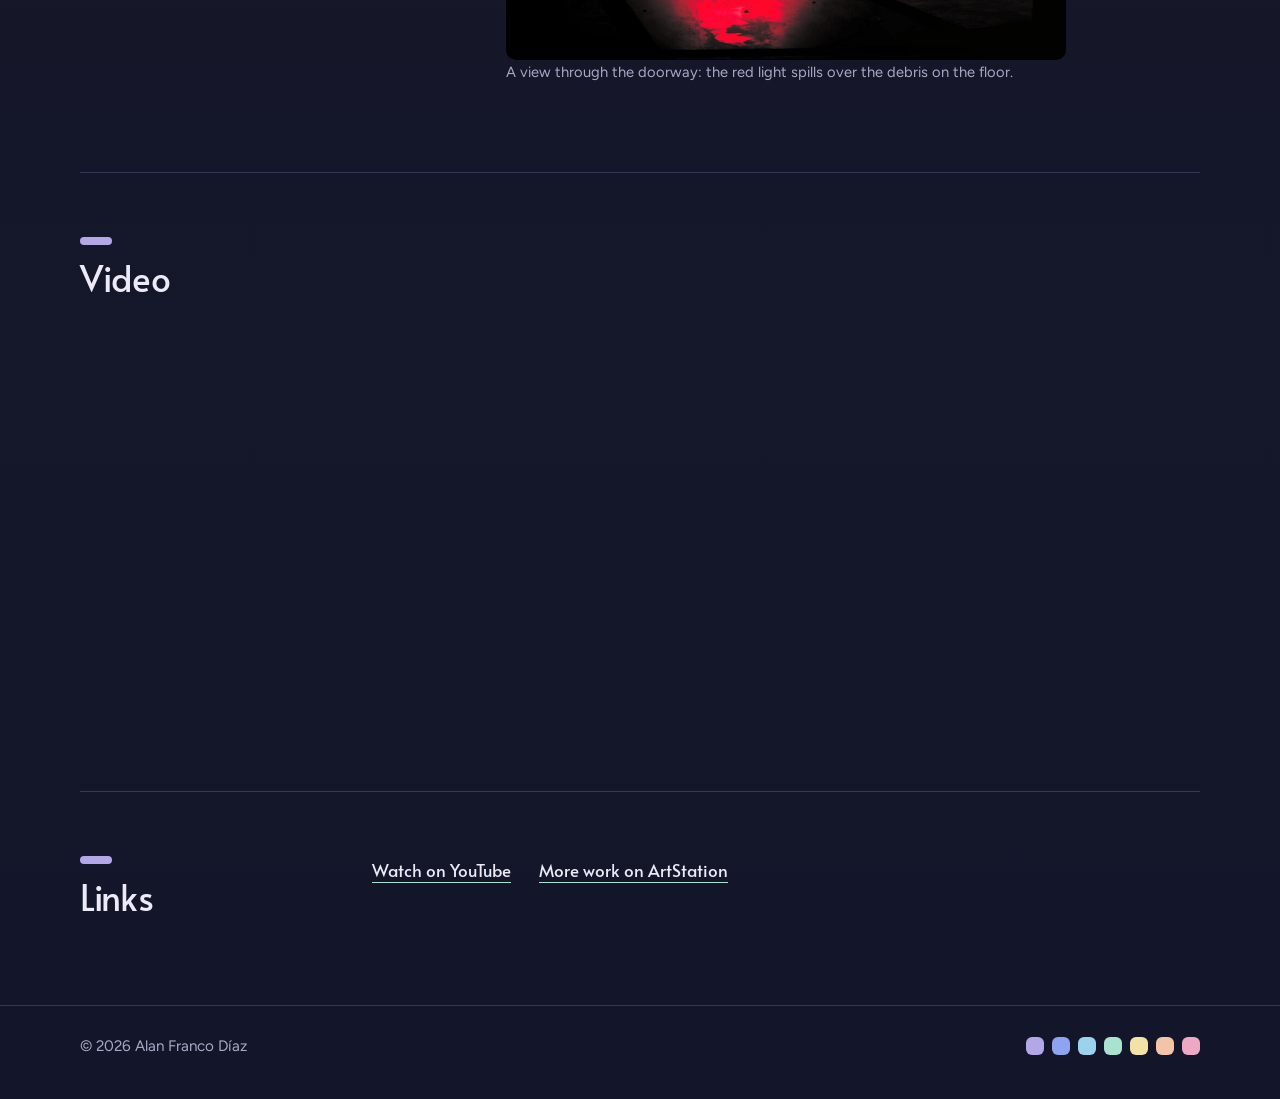
<file: work/who-is-here.html>
<!DOCTYPE html>
<html lang="en">
<head>
<meta charset="utf-8">
<meta name="viewport" content="width=device-width, initial-scale=1">
<title>Who Is Here? · Alan Franco Díaz</title>
<meta name="description" content="A horror environment lighting practice made in Unreal Engine, with assets modeled in Blender and textured in Substance Painter.">
<link rel="icon" href="data:image/svg+xml,%3Csvg xmlns='http://www.w3.org/2000/svg' viewBox='0 0 32 32'%3E%3Ccircle cx='16' cy='16' r='13' fill='%23B4A7E8'/%3E%3C/svg%3E">
<link rel="preconnect" href="https://fonts.googleapis.com">
<link rel="preconnect" href="https://fonts.gstatic.com" crossorigin>
<link href="https://fonts.googleapis.com/css2?family=Alata&family=Figtree:wght@400..700&display=swap" rel="stylesheet">
<link rel="stylesheet" href="../assets/style.css">
</head>
<body>
<a class="skip" href="#main">Skip to content</a>

<header class="site-header">
  <div class="wrap bar">
    <a class="brand" href="../index.html">Alan Franco Díaz</a>
    <nav aria-label="Main">
      <ul>
        <li><a href="../index.html#about">About me</a></li>
        <li><a href="../projects.html" aria-current="page">Projects</a></li>
        <li><a href="../index.html#experience">Experience</a></li>
        <li><a href="../index.html#contact">Contact</a></li>
      </ul>
    </nav>
  </div>
</header>

<main id="main">
  <section class="page-head case-head">
    <div class="wrap inner">
      <p class="back"><a class="link" href="../projects.html">All projects</a></p>
      <h1 class="page-title">Who Is Here?</h1>
      <p class="page-intro">A horror environment built around light and atmosphere, inspired by Alan Wake.</p>
      <dl class="facts">
        <div><dt>Type</dt><dd>Lighting practice</dd></div>
        <div><dt>Role</dt><dd>Environment art and lighting</dd></div>
        <div><dt>Tools</dt><dd>Blender, Substance Painter, Unreal Engine</dd></div>
        <div><dt>Year</dt><dd>2025</dd></div>
      </dl>
      <ul class="tags" aria-label="Skills shown">
        <li>Unreal Engine</li>
        <li>Blender</li>
        <li>Substance Painter</li>
        <li>Lighting</li>
        <li>Environment art</li>
        <li>Horror</li>
      </ul>
    </div>
  </section>

  <section class="case-cover" aria-label="Cover">
    <div class="wrap">
      <div class="cover-media" style="--fit: cover"><img src="../assets/work/who-is-here/cover.jpg" alt="Dark abandoned room with the words &quot;Who is here?&quot; written on a peeling wall, an old TV glowing red with a handprint on its screen, a metal chair, a broken window and a radiator" width="1920" height="1080"></div>
    </div>
  </section>

  <section aria-labelledby="h-overview">
    <div class="wrap split">
      <h2 id="h-overview">Overview</h2>
      <div>
        <p>A horror environment inspired by Alan Wake, made as a lighting practice. I modeled the assets in Blender, textured them in Substance Painter, and assembled, lit and rendered the scene in Unreal Engine.</p>
        <p>The scene is an abandoned room with peeling walls and a broken window, where an old TV glowing red, with a handprint on its screen, becomes the focal point. The question that gives the project its name is written on the wall.</p>
        <p>Lately I've been drawn to horror environments. Crafting this eerie scene was both challenging and rewarding, and the focus was on using light, shadow and composition to build tension.</p>
        <p>A fun fact: I'm actually quite fearful of horror, and I only enjoy the atmospheres that are created.</p>
      </div>
    </div>
  </section>

  <section aria-labelledby="h-did">
    <div class="wrap split">
      <h2 id="h-did">What I did</h2>
      <ul class="bullets">
        <li>Modeled the room and its props in Blender.</li>
        <li>Textured the assets in Substance Painter, including the worn, peeling walls.</li>
        <li>Assembled the scene in Unreal Engine and designed the lighting around a red-dominant palette, with a warm glow from the window as a secondary light.</li>
        <li>Dressed the room with storytelling props: the old TV, a metal chair, a radiator, a small toy and debris on the floor.</li>
        <li>Used light, shadow and composition to build tension, taking cues from the atmosphere of Alan Wake.</li>
      </ul>
    </div>
  </section>

  <section aria-labelledby="h-gallery">
    <div class="wrap split">
      <h2 id="h-gallery">Gallery</h2>
      <div class="gallery single">
        <figure>
          <img src="../assets/work/who-is-here/01-closeup-tv.jpg" alt="Close-up of an old TV glowing red with a hand silhouette on its screen, in a dark room with peeling wallpaper, debris on the floor and a metal chair" width="1920" height="1080" loading="lazy">
          <figcaption>Close-up of the TV and its red glow.</figcaption>
        </figure>
        <figure style="justify-self: center; max-width: 560px">
          <img src="../assets/work/who-is-here/02-door-view.jpg" alt="View through a doorway into a dark room where a red glow spills over a floor covered in debris, with a TV on a stand and a chair" width="1025" height="1020" loading="lazy">
          <figcaption>A view through the doorway: the red light spills over the debris on the floor.</figcaption>
        </figure>
      </div>
    </div>
  </section>

  <section aria-labelledby="h-video">
    <div class="wrap split">
      <h2 id="h-video">Video</h2>
      <div>
        <div class="video-box"><iframe src="https://www.youtube-nocookie.com/embed/lC7tQZi-t1I" title="Who Is Here? video" loading="lazy" allow="accelerometer; encrypted-media; gyroscope; picture-in-picture; web-share" referrerpolicy="strict-origin-when-cross-origin" allowfullscreen></iframe></div>
      </div>
    </div>
  </section>

  <section aria-labelledby="h-links">
    <div class="wrap split">
      <h2 id="h-links">Links</h2>
      <ul class="case-links">
        <li><a href="https://www.youtube.com/watch?v=lC7tQZi-t1I" target="_blank" rel="noopener">Watch on YouTube</a></li>
        <li><a href="https://www.artstation.com/ifrancou" target="_blank" rel="noopener">More work on ArtStation</a></li>
      </ul>
    </div>
  </section>
</main>

<footer>
  <div class="wrap"><span>© 2026 Alan Franco Díaz</span><span class="swatches" aria-hidden="true"><span style="--c:#B4A7E8"></span><span style="--c:#8FA4F0"></span><span style="--c:#9BD3EE"></span><span style="--c:#A9E3D0"></span><span style="--c:#F2E2A4"></span><span style="--c:#F3C5A8"></span><span style="--c:#EDA9C4"></span></span></div>
</footer>
</body>
</html>
</file>
<file: assets/style.css>
/* ------------------------------------------------------------------
     EDITING NOTE: anything with the class "ph" (highlighted in lavender)
     is sample content. Replace it with your real information and then
     delete the "ph" class.
     ------------------------------------------------------------------ */
  :root {
    --night: #16172A;
    --raise: #1E2038;
    --ink: #ECEAF7;
    --muted: #A9A8C6;
    --line: #34365A;
    --lavender: #B4A7E8;
    --periwinkle: #8FA4F0;
    --mint: #A9E3D0;
    --peach: #F3C5A8;
    --rose: #EDA9C4;
    --sky: #9BD3EE;
    --display: "Alata", "Helvetica Neue", Arial, sans-serif;
    --body: "Figtree", "Helvetica Neue", Arial, sans-serif;
  }
  *, *::before, *::after { box-sizing: border-box; }
  [hidden] { display: none !important; }
  html { scroll-behavior: smooth; min-height: 100%; background-color: #16172A; background-image: linear-gradient(180deg, #16172A 0%, #1B1C3B 45%, #151729 75%, #13152A 100%); }
  body {
    margin: 0;
    min-height: 100vh;
    color: var(--ink);
    font-family: var(--body);
    font-size: 1.0625rem;
    line-height: 1.65;
    -webkit-font-smoothing: antialiased;
    overflow-x: hidden;
  }
  /* Paper grain over the whole page */
  body::after {
    content: "";
    position: fixed; inset: 0; pointer-events: none; z-index: 50; opacity: 0.05;
    background-image: url("data:image/svg+xml,%3Csvg xmlns='http://www.w3.org/2000/svg' width='180' height='180'%3E%3Cfilter id='n'%3E%3CfeTurbulence type='fractalNoise' baseFrequency='.85' numOctaves='2' stitchTiles='stitch'/%3E%3C/filter%3E%3Crect width='100%25' height='100%25' filter='url(%23n)'/%3E%3C/svg%3E");
  }
  h1, h2, h3 { font-family: var(--display); margin: 0; font-weight: 400; }
  p { margin: 0 0 1em; max-width: 62ch; }
  a { color: inherit; }
  :focus-visible { outline: 3px solid var(--lavender); outline-offset: 3px; border-radius: 3px; }

  .wrap { width: min(1120px, 100% - clamp(40px, 10vw, 96px)); margin-inline: auto; }
  .ph { background: rgba(180, 167, 232, 0.16); border-radius: 3px; padding: 0 0.2em; }

  .skip { position: absolute; left: -999px; top: 8px; background: var(--lavender); color: var(--night); padding: 8px 14px; z-index: 100; }
  .skip:focus { left: 8px; }

  /* Watercolor washes */
  .wash { position: absolute; inset: 0; z-index: -1; pointer-events: none; }
  .wash svg { width: 100%; height: 100%; display: block; }

  /* Header */
  .site-header .bar { display: flex; flex-wrap: wrap; align-items: baseline; justify-content: space-between; gap: 12px 32px; padding: 14px 0; }
  .brand { font-family: var(--display); font-weight: 400; font-size: 1.25rem; text-decoration: none; }
  .site-header ul { display: flex; flex-wrap: wrap; gap: 6px 6px; list-style: none; margin: 0; padding: 0; }
  .site-header nav a { font-family: var(--display); font-weight: 400; font-size: 1.02rem; color: var(--muted); text-decoration: none; }
  .site-header nav a:hover { color: var(--ink); text-decoration: underline; text-underline-offset: 5px; text-decoration-color: var(--lavender); }

  /* Hero */
  .hero-section { position: relative; isolation: isolate; overflow: hidden; }
  .hero { display: grid; grid-template-columns: 0.9fr 1.1fr; gap: clamp(24px, 5vw, 64px); align-items: center; padding: clamp(24px, 5vw, 56px) 0 clamp(56px, 8vw, 96px); }
  h1 { font-weight: 400; font-size: clamp(2.6rem, 6.4vw, 4.8rem); line-height: 1.02; letter-spacing: 0; }
  .role { font-family: var(--display); font-weight: 400; font-size: clamp(1.3rem, 2.4vw, 1.75rem); color: var(--lavender); margin: 20px 0 18px; max-width: none; }
  .lead { font-size: 1.2rem; max-width: 30em; color: var(--ink); }
  .actions { display: flex; flex-wrap: wrap; align-items: center; gap: 14px 24px; margin-top: 30px; }
  .btn { display: inline-block; font-weight: 400; font-size: 1rem; background: linear-gradient(120deg, #B4A7E8 0%, #D2B0DC 55%, #EDA9C4 100%); color: var(--night); padding: 0.8em 1.45em; border-radius: 999px; text-decoration: none; border: 0; cursor: pointer; font-family: var(--display); }
  .btn:hover { background: linear-gradient(120deg, #C5BAEF 0%, #DEC0E6 55%, #F3BBD1 100%); }
  .btn-ghost { background: transparent; color: var(--ink); border: 1px solid var(--line); }
  .btn-ghost:hover { background: transparent; border-color: var(--lavender); }
  .link { font-family: var(--display); font-weight: 400; text-underline-offset: 5px; text-decoration-color: var(--lavender); }

  .stage { display: grid; gap: 16px; }
  .canvas-box { position: relative; width: 100%; max-width: 620px; aspect-ratio: 1 / 1; margin-inline: auto; }
  #planet { width: 100%; height: 100%; display: block; touch-action: pan-y; }
  #planet-fallback { margin: 0; padding: 24px; border: 1px dashed var(--line); color: var(--muted); font-size: 1rem; }
  .controls { display: grid; grid-template-columns: repeat(3, 1fr); gap: 12px 22px; max-width: 620px; width: 100%; margin-inline: auto; }
  .controls label { display: grid; gap: 4px; font-weight: 500; font-size: 0.92rem; color: var(--muted); }
  .controls .name { display: inline-flex; align-items: center; gap: 8px; }
  .controls .chip { width: 10px; height: 10px; border-radius: 50%; background: var(--c); }
  .controls input[type="range"] { width: 100%; accent-color: var(--lavender); }
  .stage-foot { display: flex; flex-wrap: wrap; align-items: center; gap: 12px 20px; max-width: 620px; width: 100%; margin-inline: auto; }
  .stage-foot .caption { margin: 0; font-size: 0.92rem; color: var(--muted); flex: 1 1 260px; }
  .stage-foot .btn { padding: 0.6em 1.1em; font-size: 0.92rem; }

  /* Sections */
  .split { display: grid; grid-template-columns: 220px minmax(0, 1fr); gap: 24px clamp(32px, 6vw, 72px); border-top: 1px solid var(--line); padding: 64px 0 88px; }
  h2 { font-size: clamp(1.7rem, 3vw, 2.2rem); line-height: 1.1; letter-spacing: -0.01em; }
  h3 { font-size: 1.35rem; line-height: 1.2; }

  /* Projects */
  .projects { display: grid; gap: 64px; }
  .thumb { aspect-ratio: 16 / 9; display: grid; place-items: center; border: 1px solid var(--line); border-radius: 10px; background:
      repeating-linear-gradient(135deg, transparent 0 14px, rgba(180, 167, 232, 0.10) 14px 15px), var(--raise);
    color: var(--muted); font-size: 0.95rem; margin-bottom: 18px; }
  .project h3 { margin-bottom: 8px; }
  .facts { display: flex; flex-wrap: wrap; gap: 8px 36px; margin: 16px 0 14px; }
  .facts div { display: grid; }
  .facts dt { font-size: 0.85rem; color: var(--muted); }
  .facts dd { margin: 0; font-size: 1rem; }

  /* About */
  .about-top { display: grid; grid-template-columns: 240px minmax(0, 1fr); gap: 36px; align-items: start; }
  .portrait { position: relative; width: 100%; aspect-ratio: 1 / 1; margin: 0; }
  .portrait::before { content: ""; position: absolute; inset: -6px; border-radius: 50%; background: var(--lavender); opacity: 0.35; filter: blur(26px); transform: translate(14px, 12px); }
  .portrait img { position: relative; width: 100%; height: 100%; object-fit: cover; display: block; border-radius: 46% 54% 52% 48% / 52% 44% 56% 48%; filter: contrast(1.04); }
  .about-text p:last-of-type { margin-bottom: 0; }
  .about-actions { display: flex; flex-wrap: wrap; gap: 12px 16px; margin-top: 24px; }
  .stack { display: grid; grid-template-columns: 1fr 1fr; gap: 40px 36px; margin-top: 56px; }
  .group.wide { grid-column: 1 / -1; }
  .group h3 { font-size: 1.2rem; }
  .group ul { list-style: none; margin: 12px 0 0; padding: 0; columns: 2 180px; column-gap: 28px; }
  .group li { break-inside: avoid; position: relative; padding: 4px 0 4px 20px; font-size: 1rem; }
  .group li::before { content: ""; position: absolute; left: 0; top: 0.95em; width: 9px; height: 9px; border-radius: 50%; background: var(--dot); }
  .g-soft { --dot: var(--lavender); }
  .g-lang { --dot: var(--mint); }
  .g-skill { --dot: var(--peach); }

  /* Experience */
  .jobs { list-style: none; margin: 0; padding: 0; display: grid; gap: 40px; }
  .job { display: grid; grid-template-columns: 150px minmax(0, 1fr); gap: 4px 24px; }
  .job time { font-size: 0.95rem; color: var(--muted); padding-top: 0.3em; }
  .job h3 { font-size: 1.25rem; }
  .job .what { font-weight: 500; color: var(--peach); margin: 2px 0 8px; }
  .job p:last-child { margin-bottom: 0; }

  /* Contact */
  .contact-section { position: relative; isolation: isolate; overflow: hidden; }
  .contact-lead { font-family: var(--display); font-weight: 400; font-size: clamp(1.6rem, 3.4vw, 2.4rem); line-height: 1.2; max-width: 18em; margin-bottom: 26px; }
  .contact-links { display: flex; flex-wrap: wrap; gap: 10px 28px; list-style: none; margin: 26px 0 0; padding: 0; font-family: var(--display); font-weight: 400; }
  .contact-links a { text-underline-offset: 5px; text-decoration-color: var(--mint); }
  .place { color: var(--muted); font-size: 1rem; margin: 22px 0 0; }

  footer { border-top: 1px solid var(--line); padding: 28px 0 40px; font-size: 0.95rem; color: var(--muted); }

  @media (max-width: 900px) {
    .hero { grid-template-columns: 1fr; }
    .split { grid-template-columns: 1fr; padding: 48px 0 64px; }
    .job { grid-template-columns: 1fr; }
    .about-top { grid-template-columns: 1fr; }
    .portrait { max-width: 240px; }
    .stack { grid-template-columns: 1fr; }
  }
  @media (max-width: 560px) {
    .controls { grid-template-columns: 1fr; }
  }
  @media (prefers-reduced-motion: reduce) {
    html { scroll-behavior: auto; }
  }

  /* Projects page */
  .site-header nav a[aria-current="page"] { color: var(--ink); text-decoration: underline; text-underline-offset: 5px; text-decoration-color: var(--lavender); }
  .page-head { position: relative; isolation: isolate; overflow: hidden; }
  .page-head .inner { padding: clamp(24px, 5vw, 56px) 0 40px; }
  .page-title { font-size: clamp(2.4rem, 6vw, 4rem); line-height: 1.02; letter-spacing: -0.02em; }
  .page-intro { margin: 18px 0 0; color: var(--muted); font-size: 1.1rem; max-width: 46ch; }
  .filters { display: flex; flex-wrap: wrap; gap: 10px; margin: 0 0 36px; }
  .filters button { font: inherit; font-family: var(--display); font-size: 0.95rem; font-weight: 400; background: transparent; color: var(--muted); border: 1px solid var(--line); border-radius: 999px; padding: 0.4em 1.1em; cursor: pointer; }
  .filters button:hover { border-color: var(--lavender); color: var(--ink); }
  .filters button[aria-pressed="true"] { background: var(--lavender); border-color: var(--lavender); color: var(--night); }
  .grid-section { border-top: 1px solid var(--line); padding: 48px 0 88px; }
  .grid { display: grid; grid-template-columns: repeat(auto-fill, minmax(300px, 1fr)); gap: 40px 28px; list-style: none; margin: 0; padding: 0; }
  .card { display: block; text-decoration: none; color: inherit; }
  .card .thumb { aspect-ratio: 4 / 3; margin-bottom: 14px; transition: border-color 0.15s; }
  .card:hover .thumb { border-color: var(--lavender); }
  .card h3 { font-size: 1.2rem; margin-bottom: 4px; }
  .card .cat { color: var(--peach); font-weight: 500; font-size: 0.95rem; margin: 0; }
  .card .tools { color: var(--muted); font-size: 0.95rem; margin: 2px 0 0; }
  .empty { color: var(--muted); }



  /* Experience details */
  .job ul { list-style: none; margin: 10px 0 0; padding: 0; }
  .job ul li { position: relative; padding: 3px 0 3px 18px; font-size: 1rem; }
  .job ul li::before { content: ""; position: absolute; left: 0; top: 0.95em; width: 7px; height: 7px; border-radius: 50%; background: var(--lavender); }
  .sub { font-size: 1.3rem; margin: 72px 0 28px; }
  .langs { color: var(--muted); margin: 28px 0 0; }
  .g-prod { --dot: var(--rose); }

  /* Project case pages */
  .back { margin: 0 0 18px; }
  .case-head .facts { margin-top: 28px; }
  .case-cover { padding-bottom: 56px; }
  .case-cover .thumb { margin: 0; }
  .gallery { display: grid; grid-template-columns: repeat(2, 1fr); gap: 24px 20px; }
  .gallery figure { margin: 0; }
  .gallery figure:first-child { grid-column: 1 / -1; }
  .gallery .thumb { margin-bottom: 8px; }
  .gallery img, .case-cover img { width: 100%; height: auto; display: block; border-radius: 10px; }
  .gallery figcaption { font-size: 0.92rem; color: var(--muted); }
  .video-box { position: relative; aspect-ratio: 16 / 9; }
  .video-box iframe, .video-box video { position: absolute; inset: 0; width: 100%; height: 100%; border: 0; border-radius: 10px; }
  .video-box .thumb { position: absolute; inset: 0; aspect-ratio: auto; margin: 0; }
  .case-links { list-style: none; margin: 0; padding: 0; display: flex; flex-wrap: wrap; gap: 10px 28px; font-family: var(--display); font-weight: 400; }
  .case-links a { text-underline-offset: 5px; text-decoration-color: var(--mint); }
  @media (max-width: 900px) { .gallery { grid-template-columns: 1fr; } }


  /* Media in cards and case pages */
  .thumb.media { padding: 0; overflow: hidden; background: var(--media-bg, var(--raise)); }
  .thumb.media img { width: 100%; height: 100%; object-fit: var(--fit, cover); object-position: var(--pos, 50% 50%); display: block; border-radius: 0; }
  .cover-media { aspect-ratio: var(--ar, 16 / 9); background: var(--media-bg, var(--raise)); border-radius: 10px; overflow: hidden; }
  .cover-media img { width: 100%; height: 100%; object-fit: var(--fit, contain); display: block; }
  .bullets { list-style: none; margin: 0 0 1em; padding: 0; }
  .bullets li { position: relative; padding: 3px 0 3px 18px; }
  .bullets li::before { content: ""; position: absolute; left: 0; top: 0.95em; width: 7px; height: 7px; border-radius: 50%; background: var(--lavender); }
  .breakdown { display: grid; grid-template-columns: minmax(0, 1fr) minmax(0, 1fr); gap: 28px 32px; align-items: center; margin: 0 0 48px; }
  .breakdown img, .wide-figure img { width: 100%; height: auto; display: block; border-radius: 10px; }
  .breakdown h3 { margin-bottom: 10px; }
  .wide-figure { margin: 0; }
  .wide-figure figcaption { font-size: 0.92rem; color: var(--muted); margin-top: 8px; }
  .video-row { display: flex; flex-wrap: wrap; gap: 24px; }
  .video-box.vertical { aspect-ratio: 9 / 16; width: min(100%, 300px); }
  @media (max-width: 900px) { .breakdown { grid-template-columns: 1fr; } }

  .gallery.single { grid-template-columns: 1fr; }

  /* Soft pastel glows that stay put while the page scrolls */
  body::before { content: ""; position: fixed; inset: 0; z-index: -1; pointer-events: none;
    background:
      radial-gradient(ellipse 55vw 45vh at 88% 8%, rgba(180, 167, 232, 0.21), transparent 70%),
      radial-gradient(ellipse 45vw 40vh at 6% 38%, rgba(155, 211, 238, 0.13), transparent 70%),
      radial-gradient(ellipse 50vw 45vh at 94% 68%, rgba(237, 169, 196, 0.13), transparent 70%),
      radial-gradient(ellipse 45vw 40vh at 4% 96%, rgba(169, 227, 208, 0.12), transparent 70%),
      radial-gradient(ellipse 40vw 30vh at 55% 100%, rgba(242, 226, 164, 0.08), transparent 70%); }


  /* ---------- More color, following the watercolor palette ---------- */
  /* Hero name: soft lavender to peach */
  h1 { background: linear-gradient(100deg, #F3EEFF 0%, #CFC4F2 50%, #F6CDB6 100%); -webkit-background-clip: text; background-clip: text; color: transparent; }

  /* Every section has its own color */
  #about { --sec: var(--lavender); }
  #projects, .grid-section { --sec: var(--mint); }
  #experience { --sec: var(--peach); }
  #contact { --sec: var(--rose); }
  .split h2::before { content: ""; display: block; width: 32px; height: 8px; border-radius: 999px; background: var(--sec, var(--lavender)); margin-bottom: 14px; }
  .job ul li::before { background: var(--sec, var(--lavender)); }

  /* Soft color pools behind the sections */
  .tint { position: relative; isolation: isolate; overflow: hidden; }
  .tint::before { content: ""; position: absolute; inset: 0; z-index: -1; pointer-events: none; }
  #about::before {
    background:
      radial-gradient(ellipse 560px 300px at 92% 300px, rgba(180, 167, 232, 0.16), transparent 70%),
      radial-gradient(ellipse 520px 300px at 6% calc(100% - 320px), rgba(155, 211, 238, 0.11), transparent 70%); }
  #projects::before {
    background:
      radial-gradient(ellipse 560px 320px at 6% 320px, rgba(169, 227, 208, 0.14), transparent 70%),
      radial-gradient(ellipse 560px 320px at 94% 45%, rgba(143, 164, 240, 0.13), transparent 70%),
      radial-gradient(ellipse 560px 320px at 6% calc(100% - 420px), rgba(237, 169, 196, 0.11), transparent 70%); }
  #experience::before {
    background:
      radial-gradient(ellipse 560px 320px at 94% 320px, rgba(243, 197, 168, 0.14), transparent 70%),
      radial-gradient(ellipse 520px 300px at 6% calc(100% - 340px), rgba(237, 169, 196, 0.11), transparent 70%); }

  /* Project categories, each with its own color */
  [data-cat="technical"], [data-filter="technical"] { --c: var(--lavender); }
  [data-cat="shaders"], [data-filter="shaders"] { --c: var(--sky); }
  [data-cat="environments"], [data-filter="environments"] { --c: var(--mint); }
  [data-cat="modeling"], [data-filter="modeling"] { --c: var(--peach); }
  [data-cat="games"], [data-filter="games"] { --c: var(--rose); }
  [data-filter="all"] { --c: var(--periwinkle); }
  .card .cat { color: var(--c, var(--peach)); }
  .card:hover .thumb { border-color: var(--c, var(--lavender)); }
  .card .thumb:not(.media) { background:
      radial-gradient(circle at 28% 30%, color-mix(in srgb, var(--c, #B4A7E8) 22%, transparent), transparent 62%),
      repeating-linear-gradient(135deg, transparent 0 14px, rgba(180, 167, 232, 0.10) 14px 15px), var(--raise); }
  .filters button::before { content: ""; display: inline-block; width: 8px; height: 8px; border-radius: 50%; background: var(--c, var(--lavender)); margin-right: 8px; }
  .filters button:hover { border-color: var(--c, var(--lavender)); }
  .filters button[aria-pressed="true"] { background: var(--c, var(--lavender)); border-color: var(--c, var(--lavender)); color: var(--night); }
  .filters button[aria-pressed="true"]::before { background: var(--night); }

  .portrait::before { background: linear-gradient(135deg, var(--lavender), var(--rose)); }

  /* Palette strip in the footer */
  footer .wrap { display: flex; flex-wrap: wrap; align-items: center; justify-content: space-between; gap: 12px 24px; }
  .swatches { display: flex; gap: 8px; }
  .swatches span { width: 18px; height: 18px; border-radius: 6px; background: var(--c); }


  /* ---------- Top bar: glass bar, colored pills, Contact as a button ---------- */
  html { scroll-padding-top: 84px; }
  .site-header { backdrop-filter: blur(14px); -webkit-backdrop-filter: blur(14px); background: rgba(22, 23, 42, 0.72); border-bottom: 1px solid rgba(180, 167, 232, 0.14); }
  @media (min-width: 700px) { .site-header { position: sticky; top: 0; z-index: 40; } }
  .brand { display: inline-flex; align-items: center; gap: 10px; }
  .brand::before { content: ""; width: 14px; height: 14px; border-radius: 50%; background: linear-gradient(135deg, var(--lavender), var(--rose)); }
  .site-header nav a { display: inline-block; padding: 0.4em 1em; border-radius: 999px; transition: background-color 0.15s, color 0.15s; }
  .site-header nav li:nth-child(1) a { --c: var(--lavender); }
  .site-header nav li:nth-child(2) a { --c: var(--mint); }
  .site-header nav li:nth-child(3) a { --c: var(--peach); }
  .site-header nav li:nth-child(4) a { --c: var(--rose); }
  .site-header nav a:hover, .site-header nav a[aria-current="page"] { background: color-mix(in srgb, var(--c, var(--lavender)) 20%, transparent); color: var(--ink); text-decoration: none; }
  .site-header nav li:last-child a { background: linear-gradient(120deg, #B4A7E8 0%, #D2B0DC 55%, #EDA9C4 100%); color: var(--night); }
  .site-header nav li:last-child a:hover { background: linear-gradient(120deg, #C5BAEF 0%, #DEC0E6 55%, #F3BBD1 100%); color: var(--night); }


  /* Case pages: skill tags, readable bullets, two-column galleries */
  .tags { list-style: none; display: flex; flex-wrap: wrap; gap: 8px; margin: 22px 0 0; padding: 0; }
  .tags li { border: 1px solid var(--line); border-radius: 999px; padding: 0.2em 0.9em; font-size: 0.9rem; color: var(--muted); }
  .bullets li { max-width: 68ch; }
  .gallery.pairs figure:first-child { grid-column: auto; }
  .gallery.pairs figure:last-child:nth-child(odd) { grid-column: 1 / -1; }

  .note { font-size: 0.92rem; color: var(--muted); }
</file>
